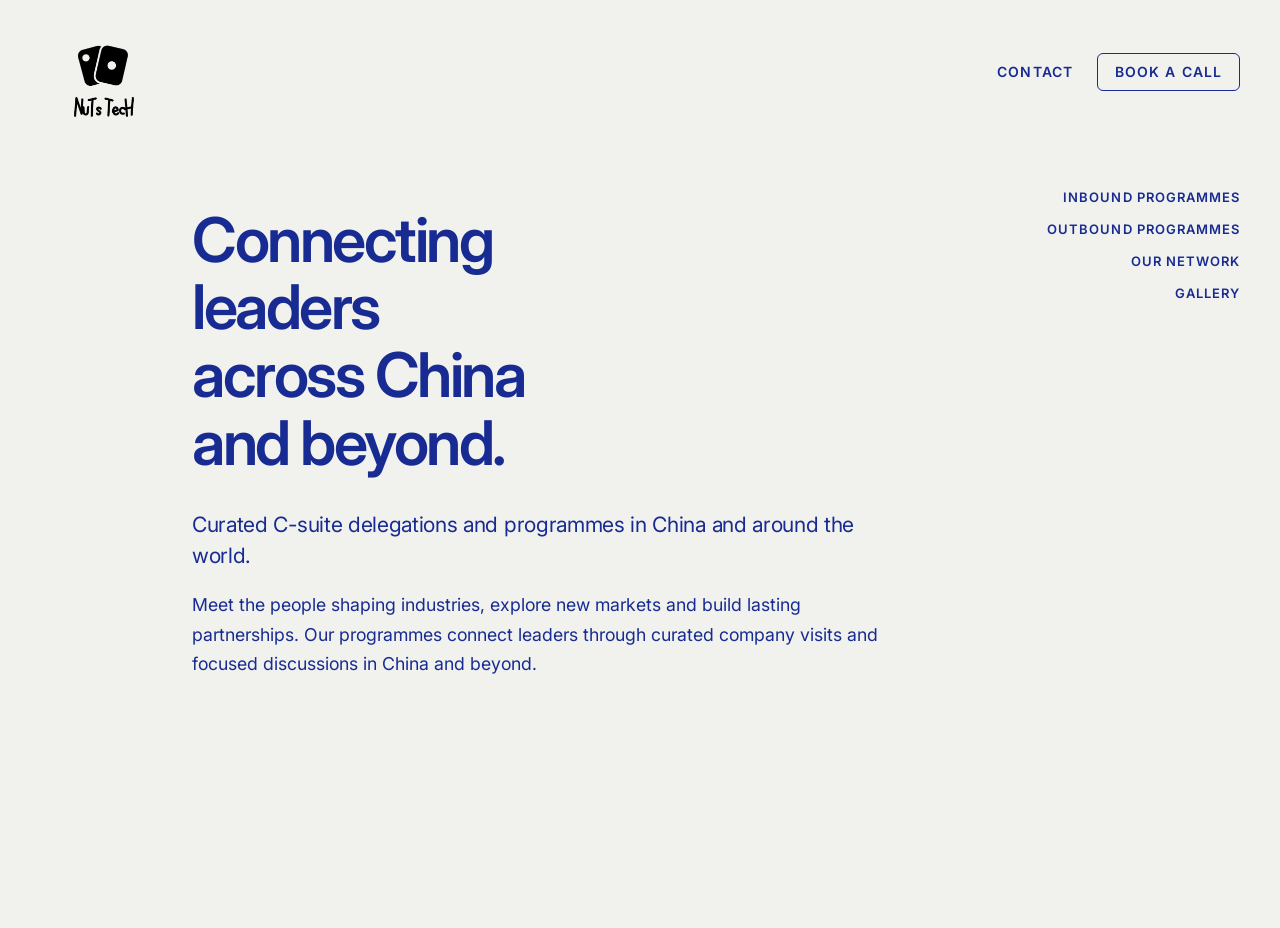
<file: index.html>
<!doctype html>
<html lang="en">
<head>
<meta charset="UTF-8" />
<meta name="viewport" content="width=device-width, initial-scale=1.0" />
<meta name="description" content="Nuts Tech curates C-suite delegations and executive programmes in China and abroad: company visits, founder roundtables and partnerships across AI, robotics, finance and more." />
<title>Nuts Tech — Executive Delegations &amp; C-Suite Programmes in China</title>
<!-- Search & AI discovery -->
<meta name="msvalidate.01" content="05B4DC23C7FE01EEFFE8B99475E1D14F" />
<link rel="canonical" href="https://nutstech.io/" />
<meta property="og:type" content="website" />
<meta property="og:site_name" content="Nuts Tech" />
<meta property="og:title" content="Nuts Tech — Executive Delegations &amp; C-Suite Programmes in China" />
<meta property="og:description" content="Nuts Tech curates C-suite delegations and executive programmes in China and abroad: company visits, founder roundtables and partnerships across AI, robotics, finance and more." />
<meta property="og:url" content="https://nutstech.io/" />
<meta property="og:image" content="https://nutstech.io/images/gallery-optimized/shenzhen-executive-discussion-1200.jpg" />
<meta property="og:image:alt" content="Executive delegation attending a presentation in Shenzhen" />
<meta name="twitter:card" content="summary_large_image" />
<script type="application/ld+json">
{
  "@context": "https://schema.org",
  "@graph": [
    {
      "@type": "Organization",
      "@id": "https://nutstech.io/#organization",
      "name": "Nuts Tech",
      "alternateName": "NuTs TecH",
      "url": "https://nutstech.io/",
      "logo": "https://nutstech.io/nuts-tech-logo.png",
      "email": "contact@nutstech.io",
      "slogan": "Connecting the world to China’s frontier",
      "description": "Nuts Tech curates C-suite delegations, executive programmes and partnerships connecting leaders with China’s innovation ecosystem through company visits and focused discussions, with programmes in China and abroad.",
      "knowsAbout": [
        "Executive delegations to China",
        "China innovation ecosystem",
        "Artificial intelligence",
        "Robotics",
        "AI computing and data centres",
        "Green energy",
        "Cross-border partnerships"
      ],
      "sameAs": [
        "https://www.crunchbase.com/organization/nuts-tech"
      ]
    },
    {
      "@type": "WebSite",
      "@id": "https://nutstech.io/#website",
      "url": "https://nutstech.io/",
      "name": "Nuts Tech",
      "publisher": {
        "@id": "https://nutstech.io/#organization"
      },
      "inLanguage": "en"
    }
  ]
}
</script>

<link rel="preconnect" href="https://fonts.googleapis.com">
<link rel="preconnect" href="https://fonts.gstatic.com" crossorigin>
<link href="https://fonts.googleapis.com/css2?family=Inter:wght@400;500;600;700&display=swap" rel="stylesheet">
<style>
:root {
  --ground: #f1f1ed;
  --blue: #172b92;
  --accent: #1597ff;
  --line: rgba(23, 43, 146, .72);
  --soft-line: rgba(23, 43, 146, .16);
  --content-left: clamp(7rem, 15.8vw, 12rem);
  --content-right: clamp(3rem, 8vw, 7.5rem);
  --page-max: 1440px;
}
* { box-sizing: border-box; }
html { scroll-behavior: smooth; background: var(--ground); }
body {
  margin: 0;
  min-height: 100vh;
  background: var(--ground);
  color: var(--blue);
  font-family: 'Inter', Arial, sans-serif;
  -webkit-font-smoothing: antialiased;
  text-rendering: optimizeLegibility;
}
a { color: inherit; }
button, input, textarea, select { font: inherit; }
::selection { background: rgba(21,151,255,.2); }

.site-chrome {
  position: fixed;
  inset: 0 0 auto 0;
  z-index: 50;
  pointer-events: none;
}
.logo {
  position: fixed;
  top: 2.05rem;
  left: 1.55rem;
  pointer-events: auto;
  display: block;
}
.logo img {
  width: 92px;
  height: 92px;
  object-fit: contain;
  display: block;
}
.top-link {
  position: fixed;
  top: 4.7rem;
  right: var(--content-right);
  pointer-events: auto;
  text-decoration: none;
  text-transform: uppercase;
  font-size: 1.02rem;
  font-weight: 400;
  letter-spacing: -.015em;
  transition: color .2s ease, opacity .2s ease;
}
.top-link:hover { color: var(--accent); }

.page {
  min-height: 100svh;
  max-width: var(--page-max);
  margin: 0 auto;
  padding: 9.15rem var(--content-right) 4.75rem var(--content-left);
  position: relative;
  display: flex;
  flex-direction: column;
}
.eyebrow,
.section-label {
  text-transform: uppercase;
  font-weight: 700;
  letter-spacing: .30em;
}
.eyebrow {
  margin: 3.55rem 0 3.1rem;
  font-size: clamp(.95rem, 1.32vw, 1.3rem);
}
.section-label {
  margin: 3.2rem 0 3.5rem;
  font-size: clamp(.93rem, 1.15vw, 1.18rem);
}
.hero h1,
.page-title {
  margin: 0;
  color: var(--blue);
  font-weight: 700;
  letter-spacing: -.045em;
  line-height: 1.06;
}
.hero h1 {
  max-width: 525px;
  font-size: clamp(2.65rem, 4.6vw, 4.65rem);
}
.page-title {
  max-width: 680px;
  font-size: clamp(2.55rem, 4.25vw, 4.45rem);
}
.hero-copy {
  margin-top: 3.05rem;
  max-width: 800px;
}
.hero-copy .lead {
  margin: 0 0 1.75rem;
  font-size: clamp(1.03rem, 1.47vw, 1.48rem);
  line-height: 1.35;
  font-weight: 400;
}
.hero-copy .sub {
  margin: 0;
  max-width: 790px;
  font-size: clamp(.94rem, 1.13vw, 1.14rem);
  line-height: 1.34;
  font-weight: 500;
}
.hero-nav,
.page-nav {
  margin-top: auto;
  align-self: flex-end;
  display: flex;
  flex-direction: column;
  align-items: flex-end;
  gap: .72rem;
  padding-top: 3.8rem;
  font-size: clamp(1.02rem, 1.38vw, 1.38rem);
  font-style: italic;
  font-weight: 400;
  text-transform: uppercase;
}
.hero-nav a,
.page-nav a {
  text-decoration: none;
  transition: color .18s ease, transform .18s ease;
}
.hero-nav a:hover,
.hero-nav a.active,
.page-nav a:hover,
.page-nav a.active {
  color: var(--accent);
}
.hero-nav a:hover,
.page-nav a:hover { transform: translateX(-3px); }

.home-body { padding-top: 2.6rem; }
.home-body .intro-grid {
  width: min(940px, 100%);
  display: grid;
  grid-template-columns: 1.05fr .95fr;
  gap: 5.2rem;
  padding: 4.5rem 0 5.2rem;
  border-top: 1px solid var(--soft-line);
}
.home-body h2 {
  margin: 0;
  font-size: clamp(2rem, 3vw, 3.2rem);
  line-height: 1.08;
  letter-spacing: -.04em;
}
.home-body p {
  margin: 0;
  font-size: 1.06rem;
  line-height: 1.6;
  font-weight: 400;
}
.city-grid,
.steps-grid {
  display: grid;
  grid-template-columns: repeat(2, minmax(0, 1fr));
  gap: 3rem 5rem;
  width: min(920px, 100%);
  padding-top: .8rem;
}
.city-grid h3,
.steps-grid h3 {
  margin: 0 0 .5rem;
  font-size: 1.32rem;
}
.city-grid p,
.steps-grid p {
  margin: 0;
  font-size: 1rem;
  line-height: 1.48;
  font-weight: 400;
}
.step-num {
  display: block;
  margin-bottom: .78rem;
  font-size: .82rem;
  letter-spacing: .17em;
}

.landing-intro {
  margin: 2.75rem 0 4.35rem;
  max-width: 770px;
  font-size: 1.13rem;
  line-height: 1.5;
  font-weight: 400;
}
.programme-list {
  width: min(940px, 100%);
  margin-top: 1rem;
}
.programme-row {
  padding: 2.05rem 0 2.5rem;
  border-bottom: 1px solid var(--line);
}
.programme-row:first-child { padding-top: 0; }
.programme-head {
  display: grid;
  grid-template-columns: minmax(290px, 1fr) 1.72fr;
  gap: 2.5rem;
  align-items: baseline;
}
.programme-name,
.programme-meta {
  margin: 0;
  font-size: clamp(.98rem, 1.28vw, 1.28rem);
  line-height: 1.25;
}
.programme-name { font-weight: 700; }
.programme-meta { font-weight: 400; }
.programme-desc {
  margin: 1.95rem 0 0;
  max-width: 920px;
  font-size: clamp(.96rem, 1.18vw, 1.14rem);
  line-height: 1.38;
  font-weight: 400;
}
.pricing {
  width: min(940px, 100%);
  text-align: center;
  margin: 2.55rem 0 0;
  font-size: .91rem;
  line-height: 1.45;
  font-weight: 400;
}
.split {
  display: grid;
  grid-template-columns: 1fr 1fr;
  gap: 5.2rem;
  width: min(980px, 100%);
  margin-top: 1.05rem;
}
.split-card {
  padding-top: 1.65rem;
  border-top: 1px solid var(--line);
}
.split-card h3 { margin: 0 0 .8rem; font-size: 1.31rem; }
.split-card p { margin: 0; font-size: 1.03rem; line-height: 1.56; font-weight: 400; }
.subsection { margin-top: 4.7rem; width: min(980px, 100%); }
.subsection h2 {
  margin: 0 0 1.9rem;
  font-size: clamp(1.75rem, 2.5vw, 2.7rem);
  line-height: 1.1;
  letter-spacing: -.035em;
}

/* Contact */
.contact-page { padding-bottom: 3.2rem; }
.contact-title-wrap {
  width: min(900px, 100%);
  margin: 2.4rem auto 0;
  text-align: center;
}
.contact-title-wrap .section-label { margin: 0 0 2.2rem; }
.contact-title-wrap .page-title {
  max-width: 800px;
  margin: 0 auto;
  font-size: clamp(2.45rem, 4vw, 4.2rem);
}
.contact-title-wrap .contact-kicker {
  max-width: 650px;
  margin: 1.7rem auto 0;
  font-size: 1.03rem;
  line-height: 1.55;
  font-weight: 400;
}
.contact-panel {
  width: min(980px, 100%);
  margin: 4.15rem auto 0;
  padding: 2.4rem 0 2.6rem;
  border-top: 1px solid var(--line);
  border-bottom: 1px solid var(--line);
  display: grid;
  grid-template-columns: .72fr 1.28fr;
  gap: 5rem;
}
.contact-details {
  display: flex;
  flex-direction: column;
  justify-content: space-between;
  min-height: 100%;
}
.contact-details .detail-block + .detail-block { margin-top: 2rem; }
.detail-label {
  display: block;
  margin-bottom: .55rem;
  font-size: .72rem;
  letter-spacing: .16em;
  text-transform: uppercase;
  opacity: .74;
}
.contact-details a,
.contact-details p {
  margin: 0;
  font-size: 1.02rem;
  line-height: 1.55;
  font-weight: 400;
}
.contact-details a {
  width: fit-content;
  text-decoration: none;
  border-bottom: 1px solid currentColor;
}
.contact-details a:hover { color: var(--accent); }
.response-note {
  margin-top: 2.1rem !important;
  max-width: 285px;
  font-size: .88rem !important;
  opacity: .78;
}
.contact-form { width: 100%; }
.contact-form-grid {
  display: grid;
  grid-template-columns: 1fr 1fr;
  column-gap: 2.15rem;
  row-gap: 1.5rem;
}
.field.full { grid-column: 1 / -1; }
label {
  display: block;
  margin-bottom: .44rem;
  font-size: .72rem;
  letter-spacing: .15em;
  text-transform: uppercase;
  font-weight: 500;
}
input,
textarea {
  width: 100%;
  padding: .58rem 0 .72rem;
  border: 0;
  border-bottom: 1px solid rgba(23,43,146,.46);
  border-radius: 0;
  background: transparent;
  color: var(--blue);
  font-size: .98rem;
  font-weight: 400;
  outline: none;
  appearance: none;
}
textarea { min-height: 84px; resize: vertical; line-height: 1.48; }
input::placeholder,
textarea::placeholder { color: rgba(23,43,146,.45); }
input:focus,
textarea:focus { border-bottom-color: var(--blue); }
.form-footer {
  margin-top: 1.6rem;
  display: flex;
  align-items: center;
  justify-content: space-between;
  gap: 1rem;
}
.submit-btn {
  width: fit-content;
  padding: .76rem 1.42rem;
  border: 1px solid var(--blue);
  background: var(--blue);
  color: var(--ground);
  font-size: .79rem;
  letter-spacing: .12em;
  text-transform: uppercase;
  cursor: pointer;
  transition: background .18s ease, color .18s ease;
}
.submit-btn:hover { background: transparent; color: var(--blue); }
.form-note {
  margin: 0;
  max-width: 300px;
  text-align: right;
  font-size: .76rem;
  line-height: 1.4;
  font-weight: 400;
  opacity: .7;
}
.form-status {
  min-height: 1.3rem;
  margin: 1rem 0 0;
  font-size: .85rem;
  line-height: 1.45;
  font-weight: 400;
}
.form-status.success { color: var(--blue); }
.form-status.error { color: #7b1f1f; }
.hp-field { position: absolute !important; left: -9999px !important; }
.contact-page .page-nav { margin-top: 2.9rem; }

.thanks-page {
  align-items: flex-start;
  justify-content: center;
}
.thanks-page .page-title { max-width: 620px; }
.thanks-page p { max-width: 600px; font-size: 1.05rem; line-height: 1.6; font-weight: 400; }
.back-link { display: inline-block; margin-top: 2rem; text-decoration: none; border-bottom: 1px solid currentColor; }

footer {
  max-width: var(--page-max);
  margin: 0 auto;
  padding: 2rem var(--content-right) 2.4rem var(--content-left);
  display: flex;
  justify-content: space-between;
  gap: 2rem;
  font-size: .76rem;
  font-weight: 400;
  border-top: 1px solid var(--soft-line);
}

@media (max-width: 820px) {
  :root { --content-left: 2rem; --content-right: 2rem; }
  .logo { top: 1rem; left: .9rem; }
  .logo img { width: 72px; height: 72px; }
  .top-link { top: 2.15rem; right: 1.35rem; font-size: .88rem; }
  .page { padding-top: 7.2rem; padding-bottom: 3rem; }
  .hero { min-height: 100svh; }
  .eyebrow { margin-top: 2.1rem; margin-bottom: 1.9rem; letter-spacing: .19em; }
  .section-label { letter-spacing: .19em; margin-top: 2.2rem; }
  .hero h1,
  .page-title { max-width: 95%; }
  .hero-copy { margin-top: 2.25rem; }
  .hero-nav,
  .page-nav { font-size: .98rem; padding-top: 2.8rem; gap: .62rem; }
  .home-body .intro-grid,
  .split,
  .contact-panel,
  .contact-form-grid { grid-template-columns: 1fr; gap: 2.6rem; }
  .city-grid,
  .steps-grid { grid-template-columns: 1fr; gap: 2.25rem; }
  .programme-head { grid-template-columns: 1fr; gap: .42rem; }
  .programme-desc { margin-top: 1.2rem; }
  .landing-intro { margin-top: 2.2rem; }
  .contact-title-wrap { margin-top: 1.3rem; text-align: left; }
  .contact-title-wrap .section-label,
  .contact-title-wrap .page-title,
  .contact-title-wrap .contact-kicker { margin-left: 0; margin-right: 0; }
  .contact-panel { margin-top: 3rem; padding-top: 2rem; gap: 3rem; }
  .field.full { grid-column: auto; }
  .form-footer { align-items: flex-start; flex-direction: column; }
  .form-note { text-align: left; }
  footer { padding-left: 2rem; padding-right: 2rem; flex-direction: column; }
}

/* --- Shared persistent navigation --- */
.site-chrome {
  position: fixed !important;
  inset: 0 0 auto 0 !important;
  z-index: 100 !important;
  pointer-events: none !important;
}
.logo,
.top-link {
  position: fixed !important;
  z-index: 101 !important;
  pointer-events: auto !important;
}
.logo { top: 2.05rem !important; left: 1.55rem !important; }
.top-link { top: 4.7rem !important; right: var(--content-right) !important; }

.home-back {
  position: fixed;
  left: 1.55rem;
  bottom: calc(1.45rem + env(safe-area-inset-bottom));
  z-index: 105;
  width: 46px;
  height: 46px;
  display: inline-flex;
  align-items: center;
  justify-content: center;
  color: var(--blue);
  text-decoration: none;
  font-size: 2rem;
  line-height: 1;
  font-weight: 400;
  transition: color .18s ease, transform .18s ease;
}
.home-back:hover {
  color: var(--accent);
  transform: translateX(-3px);
}
.home-back:focus-visible,
.logo:focus-visible,
.top-link:focus-visible {
  outline: 2px solid var(--accent);
  outline-offset: 4px;
}

/* Homepage programme links replace the old bottom-right menu. */
.programme-index {
  width: min(920px, 100%);
  display: grid;
  grid-template-columns: repeat(3, minmax(0, 1fr));
  gap: 2.2rem 3rem;
  margin: .9rem 0 5.4rem;
}
.programme-index a {
  display: block;
  padding-top: 1.15rem;
  border-top: 1px solid var(--line);
  color: var(--blue);
  text-decoration: none;
  transition: color .18s ease, transform .18s ease;
}
.programme-index a:hover {
  color: var(--accent);
  transform: translateY(-2px);
}
.programme-index h3 {
  margin: 0 0 .55rem;
  font-size: 1.18rem;
  line-height: 1.25;
}
.programme-index p {
  margin: 0;
  font-size: .93rem;
  line-height: 1.5;
}

/* Outbound page: compact editorial programme list matching the supplied reference. */
.outbound-list-page {
  min-height: 100svh;
  justify-content: center;
  padding-top: 8.8rem;
  padding-bottom: 5.2rem;
}
.outbound-list-page .programme-list {
  width: min(940px, 100%);
  margin: 0;
}
.outbound-list-page .pricing {
  margin-top: 2.35rem;
}

@media (max-width: 820px) {
  .logo { top: 1rem !important; left: .9rem !important; }
  .top-link { top: 2.15rem !important; right: 1.35rem !important; }
  .home-back {
    left: .75rem;
    bottom: calc(.8rem + env(safe-area-inset-bottom));
    width: 44px;
    height: 44px;
    font-size: 1.85rem;
  }
  .programme-index {
    grid-template-columns: 1fr;
    gap: 1.65rem;
    margin-bottom: 4rem;
  }
  .programme-index a { padding-top: 1rem; }
  .outbound-list-page {
    justify-content: flex-start;
    padding-top: 8.2rem;
    padding-bottom: 5.6rem;
  }
}


/* --- Sticky contained header bar --- */
.site-chrome {
  position: sticky !important;
  top: 0 !important;
  left: auto !important;
  right: auto !important;
  width: 100% !important;
  height: 116px !important;
  z-index: 1000 !important;
  display: flex !important;
  align-items: center !important;
  justify-content: space-between !important;
  padding: 0 var(--content-right) 0 1.55rem !important;
  background: rgba(241, 241, 237, .98) !important;
  border-bottom: 1px solid rgba(23, 43, 146, .12) !important;
  pointer-events: auto !important;
}

.site-chrome .logo,
.site-chrome .top-link {
  position: static !important;
  inset: auto !important;
  pointer-events: auto !important;
}

.site-chrome .logo {
  display: flex !important;
  align-items: center !important;
  height: 100% !important;
}

.site-chrome .logo img {
  width: 82px !important;
  height: 82px !important;
  object-fit: contain !important;
  display: block !important;
}

.site-chrome .top-link {
  display: inline-flex !important;
  align-items: center !important;
  height: 100% !important;
  margin: 0 !important;
}

/* Header now occupies its own row, so page content never sits underneath it. */
.page {
  padding-top: 3.25rem !important;
}

.outbound-list-page {
  padding-top: 3.25rem !important;
}

@media (max-width: 820px) {
  .site-chrome {
    height: 78px !important;
    padding: 0 1.25rem 0 .85rem !important;
  }

  .site-chrome .logo img {
    width: 62px !important;
    height: 62px !important;
  }

  .site-chrome .top-link {
    font-size: .82rem !important;
    letter-spacing: .01em !important;
  }

  .page,
  .outbound-list-page {
    padding-top: 2rem !important;
  }
}


/* --- Homepage: only the content shown in the supplied reference --- */
body.home-page {
  overflow-x: hidden;
}

.home-page main {
  min-height: calc(100svh - 116px);
}

.home-page .hero {
  min-height: calc(100svh - 116px) !important;
  padding-top: clamp(3.5rem, 7vh, 5.75rem) !important;
  padding-bottom: clamp(2.7rem, 5vh, 4rem) !important;
}

.home-page .hero .eyebrow {
  margin-top: 0;
}

.home-page .hero-nav {
  margin-top: auto;
  align-self: flex-end;
  padding-top: 2.5rem;
}

.home-page .hero-nav a {
  color: var(--accent);
}

.home-page .hero-nav a:hover {
  color: var(--blue);
}

@media (max-width: 820px) {
  .home-page main {
    min-height: calc(100svh - 78px);
  }

  .home-page .hero {
    min-height: calc(100svh - 78px) !important;
    padding: 2rem 1.35rem 2rem 1.35rem !important;
  }

  .home-page .hero .eyebrow {
    margin: .8rem 0 1.8rem;
    font-size: .82rem;
  }

  .home-page .hero h1 {
    font-size: clamp(2.35rem, 11.4vw, 3.55rem);
    max-width: 100%;
  }

  .home-page .hero-copy {
    margin-top: 2rem;
  }

  .home-page .hero-copy .lead {
    font-size: 1rem;
    margin-bottom: 1.2rem;
  }

  .home-page .hero-copy .sub {
    font-size: .88rem;
    line-height: 1.42;
  }

  .home-page .hero-nav {
    padding-top: 2.2rem;
    font-size: .95rem;
    gap: .58rem;
  }
}

</style>
<link rel="stylesheet" href="typography.css">
<link rel="stylesheet" href="site-header.css?v=10">
</head>
<body class="home-page">
<div class="site-chrome">
  <a class="logo" href="index.html" aria-label="Nuts Tech home"><img src="nuts-tech-logo.png" alt="Nuts Tech logo"></a>
  <a class="top-link" href="contact.html">CONTACT</a>
  <a class="top-link top-cta" href="schedule.html">BOOK A CALL</a>
</div>
<main>
<section class="page hero">
  <nav class="hero-nav" aria-label="Main programme pages">
    <a href="inbound.html">Inbound Programmes</a>
    <a href="outbound.html">Outbound Programmes</a>
    <a href="partnerships.html">Our Network</a>
    <a href="gallery.html">Gallery</a>
  </nav>
  <h1>Connecting<br>leaders<br>across China<br>and beyond.</h1>

  <div class="hero-copy">
    <p class="lead">Curated C-suite delegations and programmes in China and around the world.</p>
    <p class="sub">Meet the people shaping industries, explore new markets and build lasting partnerships. Our programmes connect leaders through curated company visits and focused discussions in China and beyond.</p>
  </div>

</section>
</main>
</body>
</html>
</file>
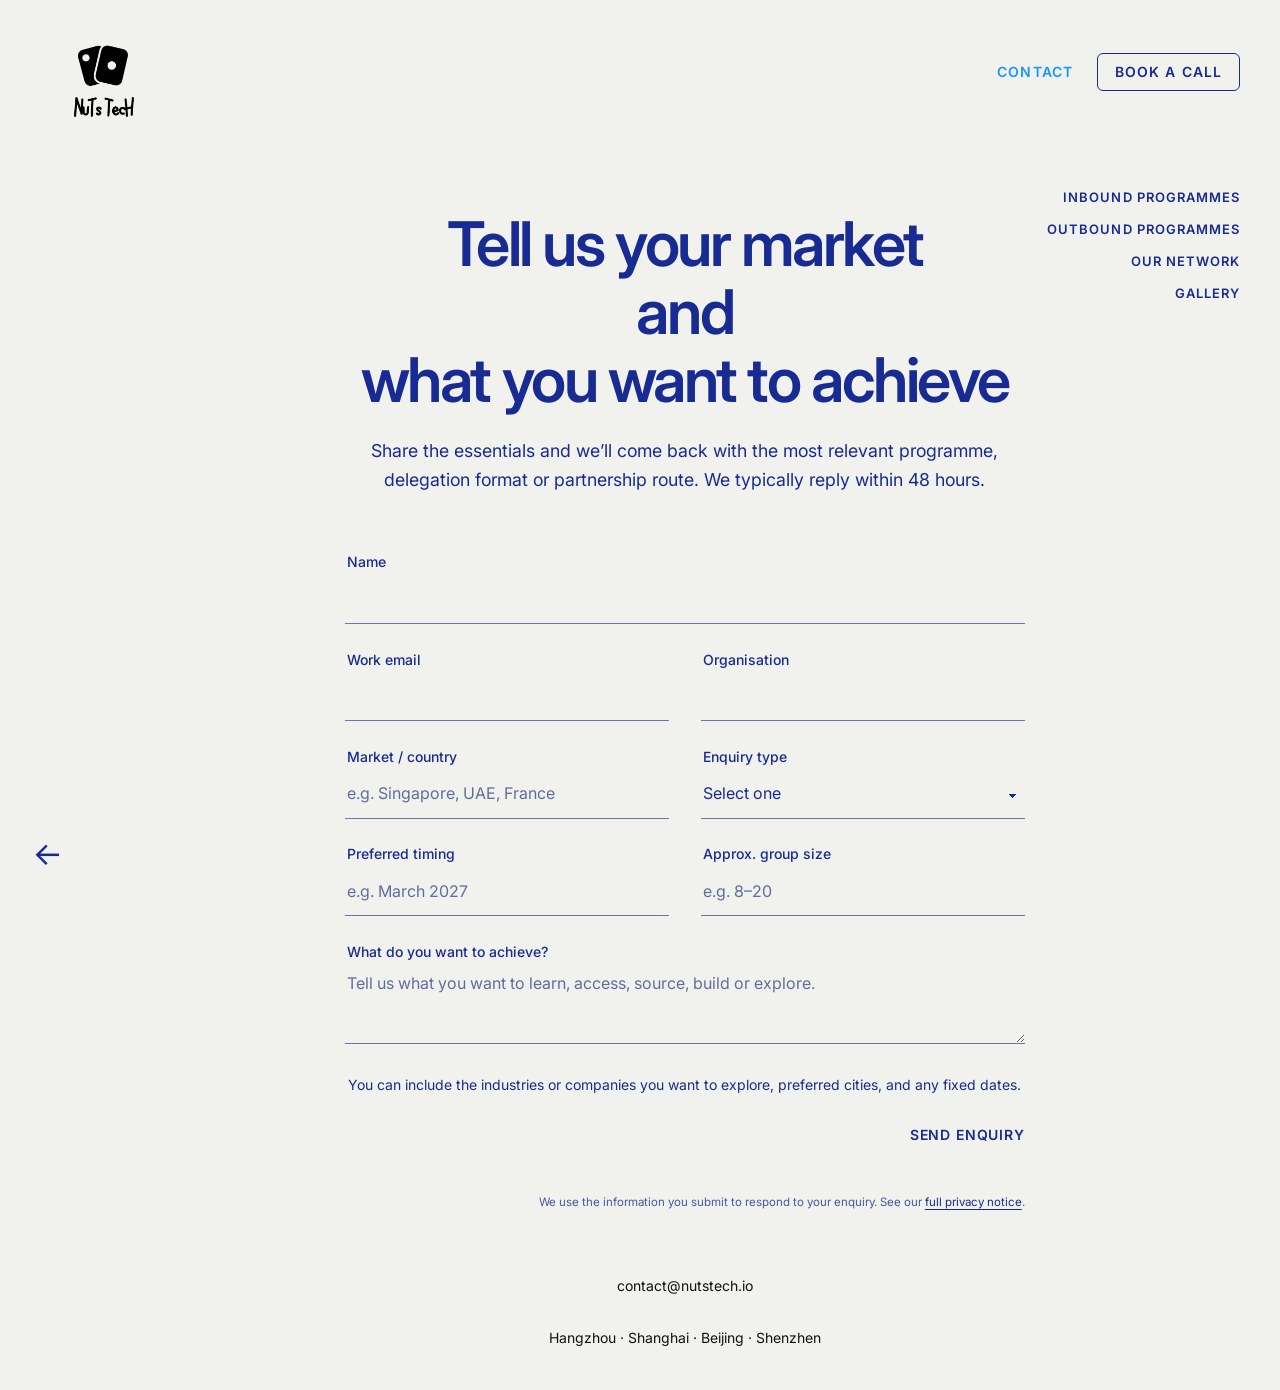
<file: contact.html>
<!doctype html>
<html lang="en">
<head>
<meta charset="UTF-8" />
<meta name="viewport" content="width=device-width, initial-scale=1.0" />
<meta name="description" content="Contact Nuts Tech about executive delegations, inbound and outbound programmes, bespoke delegations or partnerships. We typically reply within 48 hours." />
<title>Contact — Nuts Tech</title>
<!-- Search & AI discovery -->
<link rel="canonical" href="https://nutstech.io/contact.html" />
<meta property="og:type" content="website" />
<meta property="og:site_name" content="Nuts Tech" />
<meta property="og:title" content="Contact — Nuts Tech" />
<meta property="og:description" content="Contact Nuts Tech about executive delegations, inbound and outbound programmes, bespoke delegations or partnerships. We typically reply within 48 hours." />
<meta property="og:url" content="https://nutstech.io/contact.html" />
<meta property="og:image" content="https://nutstech.io/images/gallery-optimized/shenzhen-executive-discussion-1200.jpg" />
<meta property="og:image:alt" content="Executive delegation attending a presentation in Shenzhen" />
<meta name="twitter:card" content="summary_large_image" />

<link rel="preconnect" href="https://fonts.googleapis.com">
<link rel="preconnect" href="https://fonts.gstatic.com" crossorigin>
<link href="https://fonts.googleapis.com/css2?family=Inter:wght@400;500;600;700&display=swap" rel="stylesheet">
<style>
:root {
  --ground: #f1f1ed;
  --blue: #172b92;
  --accent: #1597ff;
  --line: rgba(23, 43, 146, .72);
  --soft-line: rgba(23, 43, 146, .16);
  --content-left: clamp(7rem, 15.8vw, 12rem);
  --content-right: clamp(3rem, 8vw, 7.5rem);
  --page-max: 1440px;
}
* { box-sizing: border-box; }
html { scroll-behavior: smooth; background: var(--ground); }
body {
  margin: 0;
  min-height: 100vh;
  background: var(--ground);
  color: var(--blue);
  font-family: 'Inter', Arial, sans-serif;
  -webkit-font-smoothing: antialiased;
  text-rendering: optimizeLegibility;
}
a { color: inherit; }
button, input, textarea, select { font: inherit; }
::selection { background: rgba(21,151,255,.2); }

.site-chrome {
  position: fixed;
  inset: 0 0 auto 0;
  z-index: 50;
  pointer-events: none;
}
.logo {
  position: fixed;
  top: 2.05rem;
  left: 1.55rem;
  pointer-events: auto;
  display: block;
}
.logo img {
  width: 92px;
  height: 92px;
  object-fit: contain;
  display: block;
}
.top-link {
  position: fixed;
  top: 4.7rem;
  right: var(--content-right);
  pointer-events: auto;
  text-decoration: none;
  text-transform: uppercase;
  font-size: 1.02rem;
  font-weight: 400;
  letter-spacing: -.015em;
  transition: color .2s ease, opacity .2s ease;
}
.top-link:hover { color: var(--accent); }

.page {
  min-height: 100svh;
  max-width: var(--page-max);
  margin: 0 auto;
  padding: 9.15rem var(--content-right) 4.75rem var(--content-left);
  position: relative;
  display: flex;
  flex-direction: column;
}
.eyebrow,
.section-label {
  text-transform: uppercase;
  font-weight: 700;
  letter-spacing: .30em;
}
.eyebrow {
  margin: 3.55rem 0 3.1rem;
  font-size: clamp(.95rem, 1.32vw, 1.3rem);
}
.section-label {
  margin: 3.2rem 0 3.5rem;
  font-size: clamp(.93rem, 1.15vw, 1.18rem);
}
.hero h1,
.page-title {
  margin: 0;
  color: var(--blue);
  font-weight: 700;
  letter-spacing: -.045em;
  line-height: 1.06;
}
.hero h1 {
  max-width: 525px;
  font-size: clamp(2.65rem, 4.6vw, 4.65rem);
}
.page-title {
  max-width: 680px;
  font-size: clamp(2.55rem, 4.25vw, 4.45rem);
}
.hero-copy {
  margin-top: 3.05rem;
  max-width: 800px;
}
.hero-copy .lead {
  margin: 0 0 1.75rem;
  font-size: clamp(1.03rem, 1.47vw, 1.48rem);
  line-height: 1.35;
  font-weight: 400;
}
.hero-copy .sub {
  margin: 0;
  max-width: 790px;
  font-size: clamp(.94rem, 1.13vw, 1.14rem);
  line-height: 1.34;
  font-weight: 500;
}
.hero-nav,
.page-nav {
  margin-top: auto;
  align-self: flex-end;
  display: flex;
  flex-direction: column;
  align-items: flex-end;
  gap: .72rem;
  padding-top: 3.8rem;
  font-size: clamp(1.02rem, 1.38vw, 1.38rem);
  font-style: italic;
  font-weight: 400;
  text-transform: uppercase;
}
.hero-nav a,
.page-nav a {
  text-decoration: none;
  transition: color .18s ease, transform .18s ease;
}
.hero-nav a:hover,
.hero-nav a.active,
.page-nav a:hover,
.page-nav a.active {
  color: var(--accent);
}
.hero-nav a:hover,
.page-nav a:hover { transform: translateX(-3px); }

.home-body { padding-top: 2.6rem; }
.home-body .intro-grid {
  width: min(940px, 100%);
  display: grid;
  grid-template-columns: 1.05fr .95fr;
  gap: 5.2rem;
  padding: 4.5rem 0 5.2rem;
  border-top: 1px solid var(--soft-line);
}
.home-body h2 {
  margin: 0;
  font-size: clamp(2rem, 3vw, 3.2rem);
  line-height: 1.08;
  letter-spacing: -.04em;
}
.home-body p {
  margin: 0;
  font-size: 1.06rem;
  line-height: 1.6;
  font-weight: 400;
}
.city-grid,
.steps-grid {
  display: grid;
  grid-template-columns: repeat(2, minmax(0, 1fr));
  gap: 3rem 5rem;
  width: min(920px, 100%);
  padding-top: .8rem;
}
.city-grid h3,
.steps-grid h3 {
  margin: 0 0 .5rem;
  font-size: 1.32rem;
}
.city-grid p,
.steps-grid p {
  margin: 0;
  font-size: 1rem;
  line-height: 1.48;
  font-weight: 400;
}
.step-num {
  display: block;
  margin-bottom: .78rem;
  font-size: .82rem;
  letter-spacing: .17em;
}

.landing-intro {
  margin: 2.75rem 0 4.35rem;
  max-width: 770px;
  font-size: 1.13rem;
  line-height: 1.5;
  font-weight: 400;
}
.programme-list {
  width: min(940px, 100%);
  margin-top: 1rem;
}
.programme-row {
  padding: 2.05rem 0 2.5rem;
  border-bottom: 1px solid var(--line);
}
.programme-row:first-child { padding-top: 0; }
.programme-head {
  display: grid;
  grid-template-columns: minmax(290px, 1fr) 1.72fr;
  gap: 2.5rem;
  align-items: baseline;
}
.programme-name,
.programme-meta {
  margin: 0;
  font-size: clamp(.98rem, 1.28vw, 1.28rem);
  line-height: 1.25;
}
.programme-name { font-weight: 700; }
.programme-meta { font-weight: 400; }
.programme-desc {
  margin: 1.95rem 0 0;
  max-width: 920px;
  font-size: clamp(.96rem, 1.18vw, 1.14rem);
  line-height: 1.38;
  font-weight: 400;
}
.pricing {
  width: min(940px, 100%);
  text-align: center;
  margin: 2.55rem 0 0;
  font-size: .91rem;
  line-height: 1.45;
  font-weight: 400;
}
.split {
  display: grid;
  grid-template-columns: 1fr 1fr;
  gap: 5.2rem;
  width: min(980px, 100%);
  margin-top: 1.05rem;
}
.split-card {
  padding-top: 1.65rem;
  border-top: 1px solid var(--line);
}
.split-card h3 { margin: 0 0 .8rem; font-size: 1.31rem; }
.split-card p { margin: 0; font-size: 1.03rem; line-height: 1.56; font-weight: 400; }
.subsection { margin-top: 4.7rem; width: min(980px, 100%); }
.subsection h2 {
  margin: 0 0 1.9rem;
  font-size: clamp(1.75rem, 2.5vw, 2.7rem);
  line-height: 1.1;
  letter-spacing: -.035em;
}

/* Contact */
.contact-page {
  min-height: 100svh;
  padding-top: 10.4rem;
  padding-bottom: 2.55rem;
  display: flex;
  flex-direction: column;
  align-items: center;
}
.contact-title-wrap {
  width: min(720px, 100%);
  margin: 2.9rem auto 0;
  text-align: center;
}
.contact-title-wrap .page-title {
  max-width: 650px;
  margin: 0 auto;
  font-size: clamp(2.05rem, 3.15vw, 3.15rem);
  line-height: 1.08;
  letter-spacing: -.045em;
}
.contact-intro {
  max-width: 610px;
  margin: 1.4rem auto 0;
  text-align: center;
  font-size: .92rem;
  line-height: 1.55;
  font-weight: 400;
  opacity: .78;
}
.contact-form {
  width: min(680px, 74vw);
  margin: 3.55rem auto 0;
}
.contact-form-grid {
  display: grid;
  grid-template-columns: repeat(2, minmax(0, 1fr));
  gap: 1.55rem 2rem;
}
.field { width: 100%; }
.field.full { grid-column: 1 / -1; }
label {
  display: block;
  margin: 0 0 .47rem .15rem;
  font-size: .69rem;
  letter-spacing: 0;
  text-transform: none;
  font-weight: 400;
}
input,
select,
textarea {
  width: 100%;
  padding: .1rem .15rem .45rem;
  border: 0;
  border-bottom: 1px solid rgba(23,43,146,.62);
  border-radius: 0;
  background: transparent;
  color: var(--blue);
  font-size: .95rem;
  font-weight: 400;
  outline: none;
  appearance: none;
}
input,
select { height: 2rem; }
textarea {
  min-height: 4.65rem;
  line-height: 1.5;
  resize: vertical;
}
select {
  cursor: pointer;
  background-image:
    linear-gradient(45deg, transparent 50%, var(--blue) 50%),
    linear-gradient(135deg, var(--blue) 50%, transparent 50%);
  background-position:
    calc(100% - 12px) 50%,
    calc(100% - 8px) 50%;
  background-size: 4px 4px, 4px 4px;
  background-repeat: no-repeat;
  padding-right: 1.5rem;
}
input:focus,
select:focus,
textarea:focus { border-bottom-color: var(--blue); }
input::placeholder,
textarea::placeholder { color: rgba(23,43,146,.48); }
.form-guidance {
  grid-column: 1 / -1;
  margin: -.2rem 0 0;
  text-align: center;
  font-size: .68rem;
  line-height: 1.5;
  font-weight: 400;
  opacity: .62;
}
.form-footer {
  margin-top: 1rem;
  display: flex;
  justify-content: flex-end;
}
.submit-btn {
  border: 0;
  background: transparent;
  color: var(--blue);
  padding: .25rem 0;
  font-size: .68rem;
  font-weight: 500;
  letter-spacing: .11em;
  text-transform: uppercase;
  cursor: pointer;
  opacity: .72;
  transition: color .18s ease, opacity .18s ease;
}
.submit-btn:hover,
.submit-btn:focus-visible { color: var(--accent); opacity: 1; }
.form-status {
  min-height: 1rem;
  margin: .5rem 0 0;
  text-align: right;
  font-size: .72rem;
  line-height: 1.35;
  font-weight: 400;
}
.form-status.success { color: var(--blue); }
.form-status.error { color: #7b1f1f; }
.privacy-note {
  max-width: 100%;
  margin: .85rem 0 0 auto;
  text-align: right;
  font-size: .72rem;
  line-height: 1.55;
  color: rgba(23,43,146,.78);
}
.privacy-note a {
  color: var(--blue);
  white-space: nowrap;
  text-decoration: underline;
  text-decoration-thickness: 1px;
  text-underline-offset: 3px;
}
.privacy-note a:hover { color: var(--accent); }
.hp-field { position: absolute !important; left: -9999px !important; }
.contact-bottom {
  margin-top: auto;
  padding-top: 4rem;
  text-align: center;
  color: #111;
  font-size: .73rem;
  line-height: 1.42;
  font-weight: 400;
}
.contact-bottom a {
  color: inherit;
  text-decoration: none;
}
.contact-bottom a:hover { color: var(--accent); }
.contact-bottom .cities {
  margin: 1.8rem 0 0;
}

.thanks-page {
  align-items: flex-start;
  justify-content: center;
}
.thanks-page .page-title { max-width: 620px; }
.thanks-page p { max-width: 600px; font-size: 1.05rem; line-height: 1.6; font-weight: 400; }
.back-link { display: inline-block; margin-top: 2rem; text-decoration: none; border-bottom: 1px solid currentColor; }

footer {
  max-width: var(--page-max);
  margin: 0 auto;
  padding: 2rem var(--content-right) 2.4rem var(--content-left);
  display: flex;
  justify-content: space-between;
  gap: 2rem;
  font-size: .76rem;
  font-weight: 400;
  border-top: 1px solid var(--soft-line);
}

@media (max-width: 820px) {
  :root { --content-left: 2rem; --content-right: 2rem; }
  .logo { top: 1rem; left: .9rem; }
  .logo img { width: 72px; height: 72px; }
  .top-link { top: 2.15rem; right: 1.35rem; font-size: .88rem; }
  .page { padding-top: 7.2rem; padding-bottom: 3rem; }
  .hero { min-height: 100svh; }
  .eyebrow { margin-top: 2.1rem; margin-bottom: 1.9rem; letter-spacing: .19em; }
  .section-label { letter-spacing: .19em; margin-top: 2.2rem; }
  .hero h1,
  .page-title { max-width: 95%; }
  .hero-copy { margin-top: 2.25rem; }
  .hero-nav,
  .page-nav { font-size: .98rem; padding-top: 2.8rem; gap: .62rem; }
  .home-body .intro-grid,
  .split,
  .contact-panel,
  .contact-form-grid { grid-template-columns: 1fr; gap: 2.6rem; }
  .city-grid,
  .steps-grid { grid-template-columns: 1fr; gap: 2.25rem; }
  .programme-head { grid-template-columns: 1fr; gap: .42rem; }
  .programme-desc { margin-top: 1.2rem; }
  .landing-intro { margin-top: 2.2rem; }
  .contact-page {
    min-height: 100svh;
    padding-top: 7.1rem;
    padding-bottom: 2rem;
    padding-left: 1.35rem;
    padding-right: 1.35rem;
  }
  .contact-title-wrap { margin-top: 1.6rem; text-align: center; }
  .contact-title-wrap .page-title {
    max-width: 95%;
    font-size: clamp(2rem, 9.4vw, 2.65rem);
    line-height: 1.06;
  }
  .contact-intro {
    max-width: 94%;
    margin-top: 1.05rem;
    font-size: .82rem;
    line-height: 1.5;
  }
  .contact-form { width: 100%; margin-top: 2.6rem; }
  .contact-form-grid { grid-template-columns: 1fr; gap: 1.35rem; }
  .field.full { grid-column: auto; }
  label { font-size: .68rem; }
  input, select, textarea { font-size: .92rem; }
  textarea { min-height: 4.4rem; }
  .form-guidance { grid-column: auto; font-size: .66rem; }
  .form-footer { justify-content: flex-end; margin-top: .7rem; }
  .submit-btn { font-size: .66rem; }
  .privacy-note { margin-top: .75rem; font-size: .68rem; }
  .contact-bottom { padding-top: 2.7rem; font-size: .7rem; }
  .contact-bottom .cities { margin-top: 1.45rem; }
  footer { padding-left: 2rem; padding-right: 2rem; flex-direction: column; }
}

/* --- Shared persistent navigation --- */
.site-chrome {
  position: fixed !important;
  inset: 0 0 auto 0 !important;
  z-index: 100 !important;
  pointer-events: none !important;
}
.logo,
.top-link {
  position: fixed !important;
  z-index: 101 !important;
  pointer-events: auto !important;
}
.logo { top: 2.05rem !important; left: 1.55rem !important; }
.top-link { top: 4.7rem !important; right: var(--content-right) !important; }

.home-back {
  position: fixed;
  left: 1.55rem;
  bottom: calc(1.45rem + env(safe-area-inset-bottom));
  z-index: 105;
  width: 46px;
  height: 46px;
  display: inline-flex;
  align-items: center;
  justify-content: center;
  color: var(--blue);
  text-decoration: none;
  font-size: 2rem;
  line-height: 1;
  font-weight: 400;
  transition: color .18s ease, transform .18s ease;
}
.home-back:hover {
  color: var(--accent);
  transform: translateX(-3px);
}
.home-back:focus-visible,
.logo:focus-visible,
.top-link:focus-visible {
  outline: 2px solid var(--accent);
  outline-offset: 4px;
}

/* Homepage programme links replace the old bottom-right menu. */
.programme-index {
  width: min(920px, 100%);
  display: grid;
  grid-template-columns: repeat(3, minmax(0, 1fr));
  gap: 2.2rem 3rem;
  margin: .9rem 0 5.4rem;
}
.programme-index a {
  display: block;
  padding-top: 1.15rem;
  border-top: 1px solid var(--line);
  color: var(--blue);
  text-decoration: none;
  transition: color .18s ease, transform .18s ease;
}
.programme-index a:hover {
  color: var(--accent);
  transform: translateY(-2px);
}
.programme-index h3 {
  margin: 0 0 .55rem;
  font-size: 1.18rem;
  line-height: 1.25;
}
.programme-index p {
  margin: 0;
  font-size: .93rem;
  line-height: 1.5;
}

/* Outbound page: compact editorial programme list matching the supplied reference. */
.outbound-list-page {
  min-height: 100svh;
  justify-content: center;
  padding-top: 8.8rem;
  padding-bottom: 5.2rem;
}
.outbound-list-page .programme-list {
  width: min(940px, 100%);
  margin: 0;
}
.outbound-list-page .pricing {
  margin-top: 2.35rem;
}

@media (max-width: 820px) {
  .logo { top: 1rem !important; left: .9rem !important; }
  .top-link { top: 2.15rem !important; right: 1.35rem !important; }
  .home-back {
    left: .75rem;
    bottom: calc(.8rem + env(safe-area-inset-bottom));
    width: 44px;
    height: 44px;
    font-size: 1.85rem;
  }
  .programme-index {
    grid-template-columns: 1fr;
    gap: 1.65rem;
    margin-bottom: 4rem;
  }
  .programme-index a { padding-top: 1rem; }
  .outbound-list-page {
    justify-content: flex-start;
    padding-top: 8.2rem;
    padding-bottom: 5.6rem;
  }
}


/* --- Sticky contained header bar --- */
.site-chrome {
  position: sticky !important;
  top: 0 !important;
  left: auto !important;
  right: auto !important;
  width: 100% !important;
  height: 116px !important;
  z-index: 1000 !important;
  display: flex !important;
  align-items: center !important;
  justify-content: space-between !important;
  padding: 0 var(--content-right) 0 1.55rem !important;
  background: rgba(241, 241, 237, .98) !important;
  border-bottom: 1px solid rgba(23, 43, 146, .12) !important;
  pointer-events: auto !important;
}

.site-chrome .logo,
.site-chrome .top-link {
  position: static !important;
  inset: auto !important;
  pointer-events: auto !important;
}

.site-chrome .logo {
  display: flex !important;
  align-items: center !important;
  height: 100% !important;
}

.site-chrome .logo img {
  width: 82px !important;
  height: 82px !important;
  object-fit: contain !important;
  display: block !important;
}

.site-chrome .top-link {
  display: inline-flex !important;
  align-items: center !important;
  height: 100% !important;
  margin: 0 !important;
}

/* Header now occupies its own row, so page content never sits underneath it. */
.page {
  padding-top: 3.25rem !important;
}

.outbound-list-page {
  padding-top: 3.25rem !important;
}

@media (max-width: 820px) {
  .site-chrome {
    height: 78px !important;
    padding: 0 1.25rem 0 .85rem !important;
  }

  .site-chrome .logo img {
    width: 62px !important;
    height: 62px !important;
  }

  .site-chrome .top-link {
    font-size: .82rem !important;
    letter-spacing: .01em !important;
  }

  .page,
  .outbound-list-page {
    padding-top: 2rem !important;
  }
}

</style>
<link rel="stylesheet" href="typography.css">
<link rel="stylesheet" href="site-header.css?v=10">
</head>
<body>
<div class="site-chrome">
  <a class="logo" href="index.html" aria-label="Nuts Tech home"><img src="nuts-tech-logo.png" alt="Nuts Tech logo"></a>
  <a class="top-link" href="contact.html" aria-current="page">CONTACT</a>
  <a class="top-link top-cta" href="schedule.html">BOOK A CALL</a>
</div>
<a class="home-back" href="index.html" aria-label="Back to home" title="Back to home">←</a>
<main>
<section class="page contact-page">
  <nav class="page-nav" aria-label="Main programme pages">
    <a href="inbound.html">Inbound Programmes</a>
    <a href="outbound.html">Outbound Programmes</a>
    <a href="partnerships.html">Our Network</a>
    <a href="gallery.html">Gallery</a>
  </nav>
  <div class="contact-title-wrap">
    <h1 class="page-title">Tell us your market<br>and<br>what you want to achieve</h1>
    <p class="contact-intro">Share the essentials and we’ll come back with the most relevant programme, delegation format or partnership route. We typically reply within 48 hours.</p>
  </div>

  <form class="contact-form" id="contact-form" name="contact" method="POST" action="https://formsubmit.co/joyce.du@nutstech.io">
    <input type="hidden" name="_subject" value="New Nuts Tech website enquiry">
    <input type="hidden" name="_template" value="table">
    
    <div class="contact-form-grid">
      <div class="field full"><label for="name">Name</label><input id="name" name="name" type="text" autocomplete="name" required></div>
      <div class="field"><label for="email">Work email</label><input id="email" name="email" type="email" autocomplete="email" required></div>
      <div class="field"><label for="organisation">Organisation</label><input id="organisation" name="organisation" type="text" autocomplete="organization"></div>

      <div class="field"><label for="market">Market / country</label><input id="market" name="market" type="text" autocomplete="country-name" placeholder="e.g. Singapore, UAE, France"></div>
      <div class="field">
        <label for="enquiry-type">Enquiry type</label>
        <select id="enquiry-type" name="enquiry-type">
          <option value="">Select one</option>
          <option>Inbound programme</option>
          <option>Outbound programme</option>
          <option>Partnership</option>
          <option>Bespoke delegation</option>
          <option>Other</option>
        </select>
      </div>

      <div class="field"><label for="timing">Preferred timing</label><input id="timing" name="timing" type="text" placeholder="e.g. March 2027"></div>
      <div class="field"><label for="group-size">Approx. group size</label><input id="group-size" name="group-size" type="text" inputmode="numeric" placeholder="e.g. 8–20"></div>

      <div class="field full">
        <label for="objective">What do you want to achieve?</label>
        <textarea id="objective" name="objective" placeholder="Tell us what you want to learn, access, source, build or explore." required></textarea>
      </div>
      <p class="form-guidance">You can include the industries or companies you want to explore, preferred cities, and any fixed dates.</p>
    </div>
    <div class="form-footer">
      <button class="submit-btn" type="submit">Send enquiry</button>
    </div>
    <p id="form-status" class="form-status" role="status" aria-live="polite"></p>
    <p class="privacy-note">We use the information you submit to respond to your enquiry. See our <a href="privacy.html">full privacy notice</a>.</p>
  </form>

  <div class="contact-bottom">
    <a href="mailto:contact@nutstech.io">contact@nutstech.io</a><br>
    <p class="cities">Hangzhou · Shanghai · Beijing · Shenzhen</p>
  </div>
</section>
</main>
<script>
(function () {
  const form = document.getElementById('contact-form');
  // Keep GitHub Pages repository paths when returning from FormSubmit.
  // Local previews use the service's default confirmation page instead.
  if (form && location.protocol === 'https:' &&
      !['localhost', '127.0.0.1', '[::1]'].includes(location.hostname)) {
    const next = document.createElement('input');
    next.type = 'hidden';
    next.name = '_next';
    next.value = new URL('thanks.html', location.href).href;
    form.appendChild(next);
  }
})();
</script>
</body>
</html>
</file>
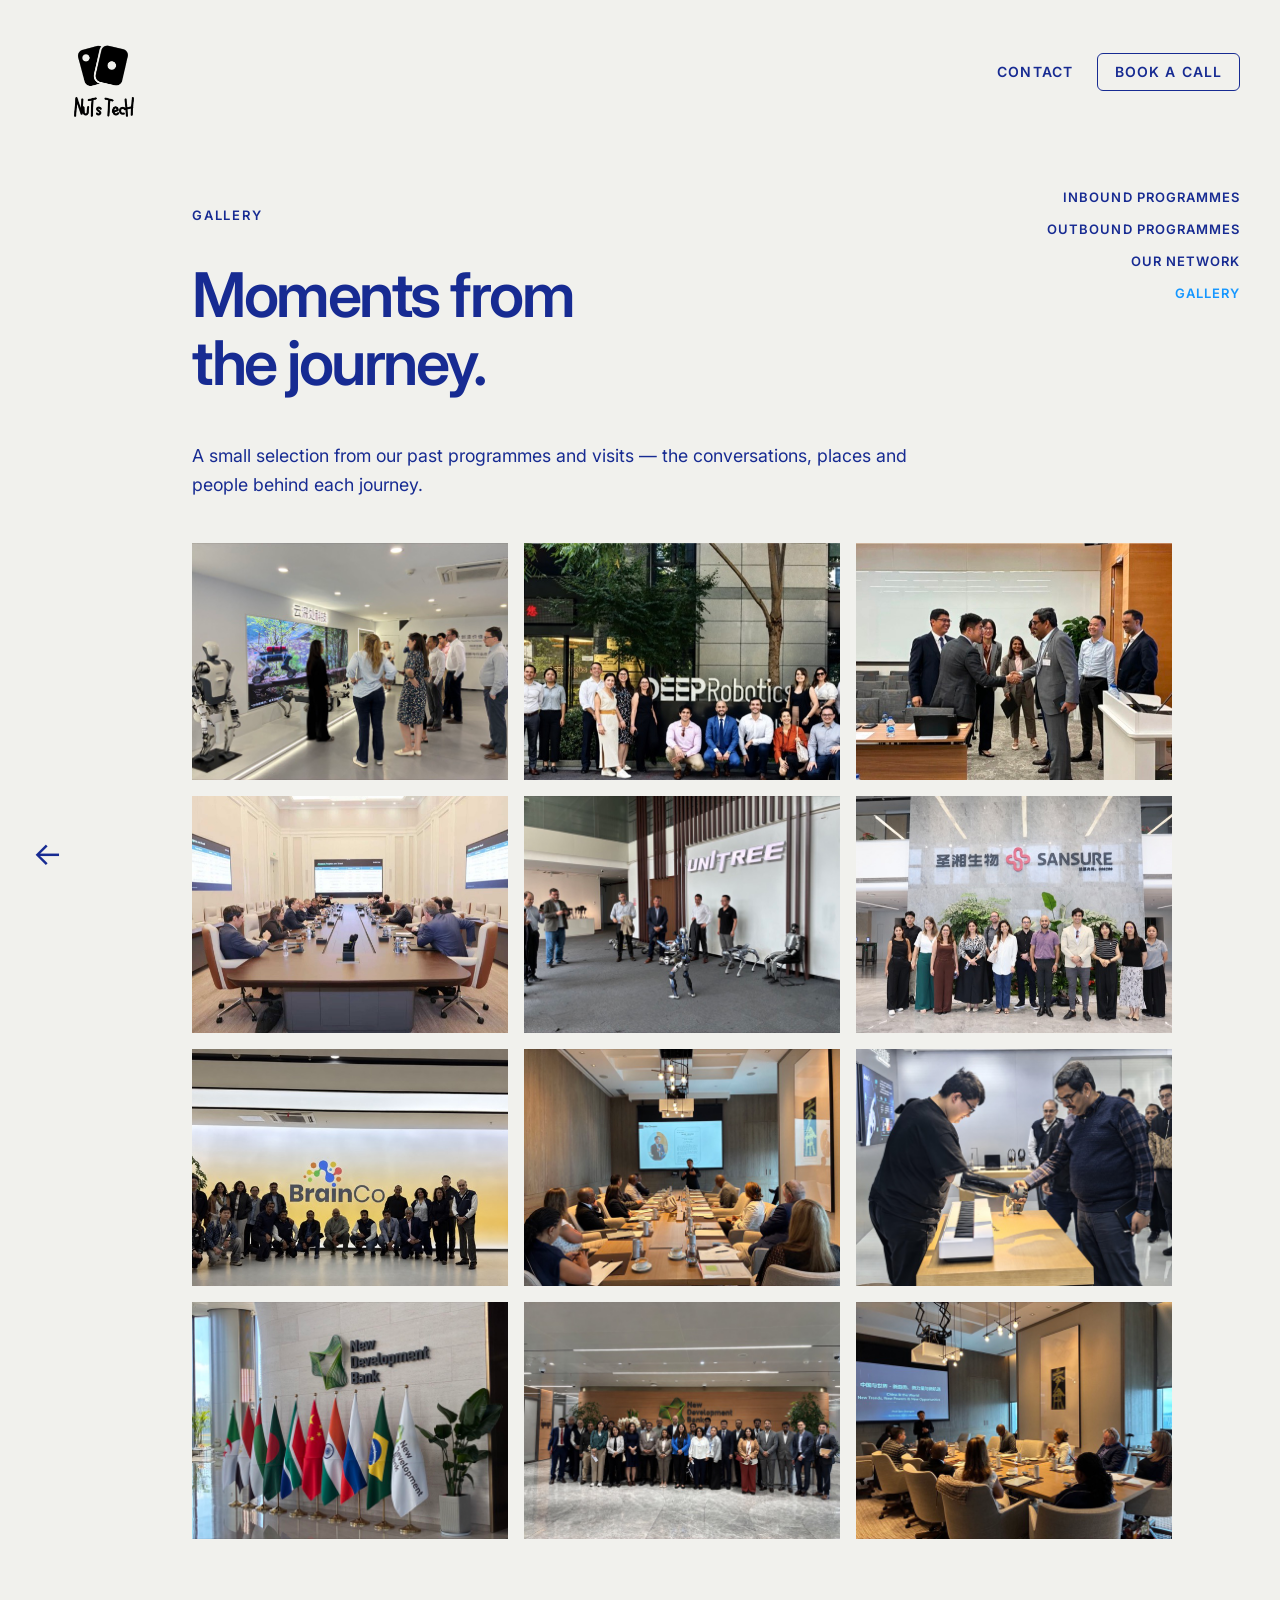
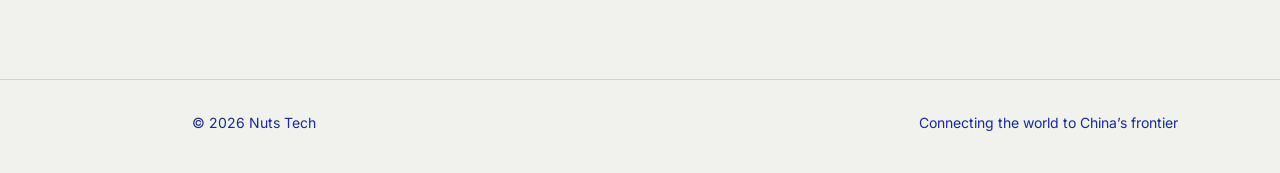
<file: gallery.html>
<!doctype html>
<html lang="en">
<head>
<meta charset="UTF-8" />
<meta name="viewport" content="width=device-width, initial-scale=1.0" />
<meta name="description" content="A small gallery of moments from Nuts Tech executive programmes and past trips." />
<title>Gallery — Nuts Tech</title>
<!-- Search & AI discovery -->
<link rel="canonical" href="https://nutstech.io/gallery.html" />
<meta property="og:type" content="website" />
<meta property="og:site_name" content="Nuts Tech" />
<meta property="og:title" content="Gallery — Nuts Tech" />
<meta property="og:description" content="A small gallery of moments from Nuts Tech executive programmes and past trips." />
<meta property="og:url" content="https://nutstech.io/gallery.html" />
<meta property="og:image" content="https://nutstech.io/images/gallery-optimized/shenzhen-executive-discussion-1200.jpg" />
<meta property="og:image:alt" content="Executive delegation attending a presentation in Shenzhen" />
<meta name="twitter:card" content="summary_large_image" />

<link rel="preconnect" href="https://fonts.googleapis.com">
<link rel="preconnect" href="https://fonts.gstatic.com" crossorigin>
<link href="https://fonts.googleapis.com/css2?family=Inter:wght@400;500;600;700&display=swap" rel="stylesheet">
<style>
:root {
  --ground: #f1f1ed;
  --blue: #172b92;
  --accent: #1597ff;
  --line: rgba(23, 43, 146, .72);
  --soft-line: rgba(23, 43, 146, .16);
  --content-left: clamp(7rem, 15.8vw, 12rem);
  --content-right: clamp(3rem, 8vw, 7.5rem);
  --page-max: 1440px;
}
* { box-sizing: border-box; }
html { scroll-behavior: smooth; background: var(--ground); }
body {
  margin: 0;
  min-height: 100vh;
  background: var(--ground);
  color: var(--blue);
  font-family: 'Inter', Arial, sans-serif;
  -webkit-font-smoothing: antialiased;
  text-rendering: optimizeLegibility;
}
a { color: inherit; }
button, input, textarea, select { font: inherit; }
::selection { background: rgba(21,151,255,.2); }

.site-chrome {
  position: fixed;
  inset: 0 0 auto 0;
  z-index: 50;
  pointer-events: none;
}
.logo {
  position: fixed;
  top: 2.05rem;
  left: 1.55rem;
  pointer-events: auto;
  display: block;
}
.logo img {
  width: 92px;
  height: 92px;
  object-fit: contain;
  display: block;
}
.top-link {
  position: fixed;
  top: 4.7rem;
  right: var(--content-right);
  pointer-events: auto;
  text-decoration: none;
  text-transform: uppercase;
  font-size: 1.02rem;
  font-weight: 400;
  letter-spacing: -.015em;
  transition: color .2s ease, opacity .2s ease;
}
.top-link:hover { color: var(--accent); }

.page {
  min-height: 100svh;
  max-width: var(--page-max);
  margin: 0 auto;
  padding: 9.15rem var(--content-right) 4.75rem var(--content-left);
  position: relative;
  display: flex;
  flex-direction: column;
}
.eyebrow,
.section-label {
  text-transform: uppercase;
  font-weight: 700;
  letter-spacing: .30em;
}
.eyebrow {
  margin: 3.55rem 0 3.1rem;
  font-size: clamp(.95rem, 1.32vw, 1.3rem);
}
.section-label {
  margin: 3.2rem 0 3.5rem;
  font-size: clamp(.93rem, 1.15vw, 1.18rem);
}
.hero h1,
.page-title {
  margin: 0;
  color: var(--blue);
  font-weight: 700;
  letter-spacing: -.045em;
  line-height: 1.06;
}
.hero h1 {
  max-width: 525px;
  font-size: clamp(2.65rem, 4.6vw, 4.65rem);
}
.page-title {
  max-width: 680px;
  font-size: clamp(2.55rem, 4.25vw, 4.45rem);
}
.hero-copy {
  margin-top: 3.05rem;
  max-width: 800px;
}
.hero-copy .lead {
  margin: 0 0 1.75rem;
  font-size: clamp(1.03rem, 1.47vw, 1.48rem);
  line-height: 1.35;
  font-weight: 400;
}
.hero-copy .sub {
  margin: 0;
  max-width: 790px;
  font-size: clamp(.94rem, 1.13vw, 1.14rem);
  line-height: 1.34;
  font-weight: 500;
}
.hero-nav,
.page-nav {
  margin-top: auto;
  align-self: flex-end;
  display: flex;
  flex-direction: column;
  align-items: flex-end;
  gap: .72rem;
  padding-top: 3.8rem;
  font-size: clamp(1.02rem, 1.38vw, 1.38rem);
  font-style: italic;
  font-weight: 400;
  text-transform: uppercase;
}
.hero-nav a,
.page-nav a {
  text-decoration: none;
  transition: color .18s ease, transform .18s ease;
}
.hero-nav a:hover,
.hero-nav a.active,
.page-nav a:hover,
.page-nav a.active {
  color: var(--accent);
}
.hero-nav a:hover,
.page-nav a:hover { transform: translateX(-3px); }

.home-body { padding-top: 2.6rem; }
.home-body .intro-grid {
  width: min(940px, 100%);
  display: grid;
  grid-template-columns: 1.05fr .95fr;
  gap: 5.2rem;
  padding: 4.5rem 0 5.2rem;
  border-top: 1px solid var(--soft-line);
}
.home-body h2 {
  margin: 0;
  font-size: clamp(2rem, 3vw, 3.2rem);
  line-height: 1.08;
  letter-spacing: -.04em;
}
.home-body p {
  margin: 0;
  font-size: 1.06rem;
  line-height: 1.6;
  font-weight: 400;
}
.city-grid,
.steps-grid {
  display: grid;
  grid-template-columns: repeat(2, minmax(0, 1fr));
  gap: 3rem 5rem;
  width: min(920px, 100%);
  padding-top: .8rem;
}
.city-grid h3,
.steps-grid h3 {
  margin: 0 0 .5rem;
  font-size: 1.32rem;
}
.city-grid p,
.steps-grid p {
  margin: 0;
  font-size: 1rem;
  line-height: 1.48;
  font-weight: 400;
}
.step-num {
  display: block;
  margin-bottom: .78rem;
  font-size: .82rem;
  letter-spacing: .17em;
}

.landing-intro {
  margin: 2.75rem 0 4.35rem;
  max-width: 770px;
  font-size: 1.13rem;
  line-height: 1.5;
  font-weight: 400;
}
.programme-list {
  width: min(940px, 100%);
  margin-top: 1rem;
}
.programme-row {
  padding: 2.05rem 0 2.5rem;
  border-bottom: 1px solid var(--line);
}
.programme-row:first-child { padding-top: 0; }
.programme-head {
  display: grid;
  grid-template-columns: minmax(290px, 1fr) 1.72fr;
  gap: 2.5rem;
  align-items: baseline;
}
.programme-name,
.programme-meta {
  margin: 0;
  font-size: clamp(.98rem, 1.28vw, 1.28rem);
  line-height: 1.25;
}
.programme-name { font-weight: 700; }
.programme-meta { font-weight: 400; }
.programme-desc {
  margin: 1.95rem 0 0;
  max-width: 920px;
  font-size: clamp(.96rem, 1.18vw, 1.14rem);
  line-height: 1.38;
  font-weight: 400;
}
.pricing {
  width: min(940px, 100%);
  text-align: center;
  margin: 2.55rem 0 0;
  font-size: .91rem;
  line-height: 1.45;
  font-weight: 400;
}
.split {
  display: grid;
  grid-template-columns: 1fr 1fr;
  gap: 5.2rem;
  width: min(980px, 100%);
  margin-top: 1.05rem;
}
.split-card {
  padding-top: 1.65rem;
  border-top: 1px solid var(--line);
}
.split-card h3 { margin: 0 0 .8rem; font-size: 1.31rem; }
.split-card p { margin: 0; font-size: 1.03rem; line-height: 1.56; font-weight: 400; }
.subsection { margin-top: 4.7rem; width: min(980px, 100%); }
.subsection h2 {
  margin: 0 0 1.9rem;
  font-size: clamp(1.75rem, 2.5vw, 2.7rem);
  line-height: 1.1;
  letter-spacing: -.035em;
}

/* Contact */
.contact-page { padding-bottom: 3.2rem; }
.contact-title-wrap {
  width: min(900px, 100%);
  margin: 2.4rem auto 0;
  text-align: center;
}
.contact-title-wrap .section-label { margin: 0 0 2.2rem; }
.contact-title-wrap .page-title {
  max-width: 800px;
  margin: 0 auto;
  font-size: clamp(2.45rem, 4vw, 4.2rem);
}
.contact-title-wrap .contact-kicker {
  max-width: 650px;
  margin: 1.7rem auto 0;
  font-size: 1.03rem;
  line-height: 1.55;
  font-weight: 400;
}
.contact-panel {
  width: min(980px, 100%);
  margin: 4.15rem auto 0;
  padding: 2.4rem 0 2.6rem;
  border-top: 1px solid var(--line);
  border-bottom: 1px solid var(--line);
  display: grid;
  grid-template-columns: .72fr 1.28fr;
  gap: 5rem;
}
.contact-details {
  display: flex;
  flex-direction: column;
  justify-content: space-between;
  min-height: 100%;
}
.contact-details .detail-block + .detail-block { margin-top: 2rem; }
.detail-label {
  display: block;
  margin-bottom: .55rem;
  font-size: .72rem;
  letter-spacing: .16em;
  text-transform: uppercase;
  opacity: .74;
}
.contact-details a,
.contact-details p {
  margin: 0;
  font-size: 1.02rem;
  line-height: 1.55;
  font-weight: 400;
}
.contact-details a {
  width: fit-content;
  text-decoration: none;
  border-bottom: 1px solid currentColor;
}
.contact-details a:hover { color: var(--accent); }
.response-note {
  margin-top: 2.1rem !important;
  max-width: 285px;
  font-size: .88rem !important;
  opacity: .78;
}
.contact-form { width: 100%; }
.contact-form-grid {
  display: grid;
  grid-template-columns: 1fr 1fr;
  column-gap: 2.15rem;
  row-gap: 1.5rem;
}
.field.full { grid-column: 1 / -1; }
label {
  display: block;
  margin-bottom: .44rem;
  font-size: .72rem;
  letter-spacing: .15em;
  text-transform: uppercase;
  font-weight: 500;
}
input,
textarea {
  width: 100%;
  padding: .58rem 0 .72rem;
  border: 0;
  border-bottom: 1px solid rgba(23,43,146,.46);
  border-radius: 0;
  background: transparent;
  color: var(--blue);
  font-size: .98rem;
  font-weight: 400;
  outline: none;
  appearance: none;
}
textarea { min-height: 84px; resize: vertical; line-height: 1.48; }
input::placeholder,
textarea::placeholder { color: rgba(23,43,146,.45); }
input:focus,
textarea:focus { border-bottom-color: var(--blue); }
.form-footer {
  margin-top: 1.6rem;
  display: flex;
  align-items: center;
  justify-content: space-between;
  gap: 1rem;
}
.submit-btn {
  width: fit-content;
  padding: .76rem 1.42rem;
  border: 1px solid var(--blue);
  background: var(--blue);
  color: var(--ground);
  font-size: .79rem;
  letter-spacing: .12em;
  text-transform: uppercase;
  cursor: pointer;
  transition: background .18s ease, color .18s ease;
}
.submit-btn:hover { background: transparent; color: var(--blue); }
.form-note {
  margin: 0;
  max-width: 300px;
  text-align: right;
  font-size: .76rem;
  line-height: 1.4;
  font-weight: 400;
  opacity: .7;
}
.form-status {
  min-height: 1.3rem;
  margin: 1rem 0 0;
  font-size: .85rem;
  line-height: 1.45;
  font-weight: 400;
}
.form-status.success { color: var(--blue); }
.form-status.error { color: #7b1f1f; }
.hp-field { position: absolute !important; left: -9999px !important; }
.contact-page .page-nav { margin-top: 2.9rem; }

.thanks-page {
  align-items: flex-start;
  justify-content: center;
}
.thanks-page .page-title { max-width: 620px; }
.thanks-page p { max-width: 600px; font-size: 1.05rem; line-height: 1.6; font-weight: 400; }
.back-link { display: inline-block; margin-top: 2rem; text-decoration: none; border-bottom: 1px solid currentColor; }

footer {
  max-width: var(--page-max);
  margin: 0 auto;
  padding: 2rem var(--content-right) 2.4rem var(--content-left);
  display: flex;
  justify-content: space-between;
  gap: 2rem;
  font-size: .76rem;
  font-weight: 400;
  border-top: 1px solid var(--soft-line);
}

@media (max-width: 820px) {
  :root { --content-left: 2rem; --content-right: 2rem; }
  .logo { top: 1rem; left: .9rem; }
  .logo img { width: 72px; height: 72px; }
  .top-link { top: 2.15rem; right: 1.35rem; font-size: .88rem; }
  .page { padding-top: 7.2rem; padding-bottom: 3rem; }
  .hero { min-height: 100svh; }
  .eyebrow { margin-top: 2.1rem; margin-bottom: 1.9rem; letter-spacing: .19em; }
  .section-label { letter-spacing: .19em; margin-top: 2.2rem; }
  .hero h1,
  .page-title { max-width: 95%; }
  .hero-copy { margin-top: 2.25rem; }
  .hero-nav,
  .page-nav { font-size: .98rem; padding-top: 2.8rem; gap: .62rem; }
  .home-body .intro-grid,
  .split,
  .contact-panel,
  .contact-form-grid { grid-template-columns: 1fr; gap: 2.6rem; }
  .city-grid,
  .steps-grid { grid-template-columns: 1fr; gap: 2.25rem; }
  .programme-head { grid-template-columns: 1fr; gap: .42rem; }
  .programme-desc { margin-top: 1.2rem; }
  .landing-intro { margin-top: 2.2rem; }
  .contact-title-wrap { margin-top: 1.3rem; text-align: left; }
  .contact-title-wrap .section-label,
  .contact-title-wrap .page-title,
  .contact-title-wrap .contact-kicker { margin-left: 0; margin-right: 0; }
  .contact-panel { margin-top: 3rem; padding-top: 2rem; gap: 3rem; }
  .field.full { grid-column: auto; }
  .form-footer { align-items: flex-start; flex-direction: column; }
  .form-note { text-align: left; }
  footer { padding-left: 2rem; padding-right: 2rem; flex-direction: column; }
}

/* --- Shared persistent navigation --- */
.site-chrome {
  position: fixed !important;
  inset: 0 0 auto 0 !important;
  z-index: 100 !important;
  pointer-events: none !important;
}
.logo,
.top-link {
  position: fixed !important;
  z-index: 101 !important;
  pointer-events: auto !important;
}
.logo { top: 2.05rem !important; left: 1.55rem !important; }
.top-link { top: 4.7rem !important; right: var(--content-right) !important; }

.home-back {
  position: fixed;
  left: 1.55rem;
  bottom: calc(1.45rem + env(safe-area-inset-bottom));
  z-index: 105;
  width: 46px;
  height: 46px;
  display: inline-flex;
  align-items: center;
  justify-content: center;
  color: var(--blue);
  text-decoration: none;
  font-size: 2rem;
  line-height: 1;
  font-weight: 400;
  transition: color .18s ease, transform .18s ease;
}
.home-back:hover {
  color: var(--accent);
  transform: translateX(-3px);
}
.home-back:focus-visible,
.logo:focus-visible,
.top-link:focus-visible {
  outline: 2px solid var(--accent);
  outline-offset: 4px;
}

/* Homepage programme links replace the old bottom-right menu. */
.programme-index {
  width: min(920px, 100%);
  display: grid;
  grid-template-columns: repeat(3, minmax(0, 1fr));
  gap: 2.2rem 3rem;
  margin: .9rem 0 5.4rem;
}
.programme-index a {
  display: block;
  padding-top: 1.15rem;
  border-top: 1px solid var(--line);
  color: var(--blue);
  text-decoration: none;
  transition: color .18s ease, transform .18s ease;
}
.programme-index a:hover {
  color: var(--accent);
  transform: translateY(-2px);
}
.programme-index h3 {
  margin: 0 0 .55rem;
  font-size: 1.18rem;
  line-height: 1.25;
}
.programme-index p {
  margin: 0;
  font-size: .93rem;
  line-height: 1.5;
}

/* Outbound page: compact editorial programme list matching the supplied reference. */
.outbound-list-page {
  min-height: 100svh;
  justify-content: center;
  padding-top: 8.8rem;
  padding-bottom: 5.2rem;
}
.outbound-list-page .programme-list {
  width: min(940px, 100%);
  margin: 0;
}
.outbound-list-page .pricing {
  margin-top: 2.35rem;
}

@media (max-width: 820px) {
  .logo { top: 1rem !important; left: .9rem !important; }
  .top-link { top: 2.15rem !important; right: 1.35rem !important; }
  .home-back {
    left: .75rem;
    bottom: calc(.8rem + env(safe-area-inset-bottom));
    width: 44px;
    height: 44px;
    font-size: 1.85rem;
  }
  .programme-index {
    grid-template-columns: 1fr;
    gap: 1.65rem;
    margin-bottom: 4rem;
  }
  .programme-index a { padding-top: 1rem; }
  .outbound-list-page {
    justify-content: flex-start;
    padding-top: 8.2rem;
    padding-bottom: 5.6rem;
  }
}


/* --- Sticky contained header bar --- */
.site-chrome {
  position: sticky !important;
  top: 0 !important;
  left: auto !important;
  right: auto !important;
  width: 100% !important;
  height: 116px !important;
  z-index: 1000 !important;
  display: flex !important;
  align-items: center !important;
  justify-content: space-between !important;
  padding: 0 var(--content-right) 0 1.55rem !important;
  background: rgba(241, 241, 237, .98) !important;
  border-bottom: 1px solid rgba(23, 43, 146, .12) !important;
  pointer-events: auto !important;
}

.site-chrome .logo,
.site-chrome .top-link {
  position: static !important;
  inset: auto !important;
  pointer-events: auto !important;
}

.site-chrome .logo {
  display: flex !important;
  align-items: center !important;
  height: 100% !important;
}

.site-chrome .logo img {
  width: 82px !important;
  height: 82px !important;
  object-fit: contain !important;
  display: block !important;
}

.site-chrome .top-link {
  display: inline-flex !important;
  align-items: center !important;
  height: 100% !important;
  margin: 0 !important;
}

/* Header now occupies its own row, so page content never sits underneath it. */
.page {
  padding-top: 3.25rem !important;
}

.outbound-list-page {
  padding-top: 3.25rem !important;
}

@media (max-width: 820px) {
  .site-chrome {
    height: 78px !important;
    padding: 0 1.25rem 0 .85rem !important;
  }

  .site-chrome .logo img {
    width: 62px !important;
    height: 62px !important;
  }

  .site-chrome .top-link {
    font-size: .82rem !important;
    letter-spacing: .01em !important;
  }

  .page,
  .outbound-list-page {
    padding-top: 2rem !important;
  }
}

</style>
<link rel="stylesheet" href="typography.css">
<link rel="stylesheet" href="site-header.css?v=10">
<script>document.documentElement.classList.add('gallery-motion');</script>
<style>
  .gallery-page { min-height: 100svh; }
  .gallery-intro { max-width: 65ch; margin-bottom: 2.75rem; }
  .gallery-grid {
    display: grid;
    grid-template-columns: repeat(3, minmax(0, 1fr));
    align-items: stretch;
    gap: 1rem;
    width: min(980px, 100%);
    margin: 0 0 4rem;
  }
  .gallery-item { margin: 0; }
  html.gallery-motion .gallery-item {
    opacity: 0;
    transform: translateY(28px) scale(.985);
    transition:
      opacity .7s cubic-bezier(.22, 1, .36, 1),
      transform .7s cubic-bezier(.22, 1, .36, 1);
    transition-delay: var(--reveal-delay, 0ms);
    will-change: opacity, transform;
  }
  html.gallery-motion .gallery-item.is-visible {
    opacity: 1;
    transform: translateY(0) scale(1);
  }
  .gallery-item img {
    display: block;
    width: 100%;
    height: auto;
    background: rgba(23, 43, 146, .06);
  }
  .gallery-grid .gallery-item img {
    aspect-ratio: 4 / 3;
    object-fit: cover;
  }
  @media (max-width: 900px) {
    .gallery-page { padding-inline: clamp(1.25rem, 4vw, 2.5rem); }
    .gallery-intro { margin-bottom: 2.25rem; }
    .gallery-grid { gap: .8rem; }
    .gallery-item { width: 100%; margin-top: 0; align-self: stretch; }
  }
  @media (prefers-reduced-motion: reduce) {
    html.gallery-motion .gallery-item {
      opacity: 1;
      transform: none;
      transition: none;
    }
  }
  @media (max-width: 760px) {
    .gallery-page {
      width: 100%;
      padding-inline:
        max(1rem, env(safe-area-inset-left))
        max(1rem, env(safe-area-inset-right));
    }
    .gallery-page .page-nav {
      justify-content: flex-start !important;
      flex-wrap: wrap;
      white-space: normal;
      column-gap: 1rem !important;
      row-gap: .15rem !important;
      margin-bottom: 1.6rem !important;
      font-size: .78rem !important;
    }
    .gallery-page .page-nav a { padding-block: .35rem; }
    .gallery-page .section-label {
      margin-top: 1.35rem;
      margin-bottom: 1.35rem;
    }
    .gallery-page .page-title {
      max-width: 100% !important;
      font-size: clamp(2.25rem, 10vw, 3.4rem);
    }
    .gallery-intro {
      margin-top: 1.5rem;
      margin-bottom: 1.8rem;
      line-height: 1.55;
    }
    .gallery-grid {
      grid-template-columns: repeat(2, minmax(0, 1fr));
      gap: .75rem;
      margin-bottom: 3rem;
    }
    .gallery-grid .gallery-item img {
      aspect-ratio: 4 / 3;
      object-fit: cover;
    }
    footer {
      gap: .35rem;
      padding: 1.5rem max(1rem, env(safe-area-inset-right))
        calc(1.5rem + env(safe-area-inset-bottom))
        max(4rem, env(safe-area-inset-left));
    }
  }
  @media (max-width: 520px) {
    .gallery-grid {
      grid-template-columns: 1fr;
      gap: .9rem;
    }
    .gallery-grid .gallery-item img {
      aspect-ratio: auto;
      object-fit: contain;
    }
    .gallery-page .page-nav {
      column-gap: .75rem !important;
      font-size: .72rem !important;
    }
  }
  @media (max-width: 360px) {
    .site-chrome {
      height: 80px !important;
      padding-inline: .7rem 1rem !important;
    }
    .site-chrome .logo,
    .site-chrome .logo img {
      width: 66px !important;
      height: 66px !important;
    }
    .site-chrome .top-link { font-size: .74rem !important; }
    .gallery-page {
      padding-inline:
        max(.875rem, env(safe-area-inset-left))
        max(.875rem, env(safe-area-inset-right));
    }
    .gallery-page .page-nav {
      column-gap: .6rem !important;
      font-size: .68rem !important;
    }
    .gallery-page .page-title { font-size: 2.2rem; }
  }
</style>
</head>
<body>
<div class="site-chrome">
  <a class="logo" href="index.html" aria-label="Nuts Tech home"><img src="nuts-tech-logo.png" alt="Nuts Tech logo"></a>
  <a class="top-link" href="contact.html">CONTACT</a>
  <a class="top-link top-cta" href="schedule.html">BOOK A CALL</a>
</div>
<a class="home-back" href="index.html" aria-label="Back to home" title="Back to home">←</a>
<main>
<section class="page gallery-page">
  <nav class="page-nav" aria-label="Main programme pages">
    <a href="inbound.html">Inbound Programmes</a>
    <a href="outbound.html">Outbound Programmes</a>
    <a href="partnerships.html">Our Network</a>
    <a href="gallery.html" aria-current="page">Gallery</a>
  </nav>
  <p class="section-label">Gallery</p>
  <h1 class="page-title">Moments from the journey.</h1>
  <p class="landing-intro gallery-intro">A small selection from our past programmes and visits — the conversations, places and people behind each journey.</p>
  <div class="gallery-grid">
    <figure class="gallery-item">
      <img src="images/gallery-optimized/deep-robotics-showroom-1200.jpg" srcset="images/gallery-optimized/deep-robotics-showroom-640.jpg 640w, images/gallery-optimized/deep-robotics-showroom-1200.jpg 1200w" sizes="(max-width: 520px) calc(100vw - 2rem), (max-width: 760px) 50vw, 33vw" alt="Delegates visiting a Deep Robotics showroom with humanoid and quadruped robots" width="1706" height="1279" decoding="async" loading="eager" fetchpriority="high">
    </figure>
    <figure class="gallery-item">
      <img src="images/gallery-optimized/trip-deep-robotics-person-removed-1200.jpg" srcset="images/gallery-optimized/trip-deep-robotics-person-removed-640.jpg 640w, images/gallery-optimized/trip-deep-robotics-person-removed-1200.jpg 1200w" sizes="(max-width: 520px) calc(100vw - 2rem), (max-width: 760px) 50vw, 33vw" alt="Delegation group outside DEEP Robotics" width="1603" height="981" decoding="async" loading="eager">
    </figure>
    <figure class="gallery-item">
      <img src="images/gallery-optimized/trip-meeting-1200.jpg" srcset="images/gallery-optimized/trip-meeting-640.jpg 640w, images/gallery-optimized/trip-meeting-1200.jpg 1200w" sizes="(max-width: 520px) calc(100vw - 2rem), (max-width: 760px) 50vw, 33vw" alt="Delegates meeting and shaking hands in a conference room" width="950" height="594" decoding="async" loading="eager">
    </figure>
    <figure class="gallery-item">
      <img src="images/gallery-optimized/global-business-roundtable-1200.jpg" srcset="images/gallery-optimized/global-business-roundtable-640.jpg 640w, images/gallery-optimized/global-business-roundtable-1200.jpg 1200w" sizes="(max-width: 520px) calc(100vw - 2rem), (max-width: 760px) 50vw, 33vw" alt="International delegates meeting around a conference table" width="1920" height="1280" decoding="async" loading="lazy">
    </figure>
    <figure class="gallery-item">
      <img src="images/gallery-optimized/unitree-robotics-visit-1200.jpg" srcset="images/gallery-optimized/unitree-robotics-visit-640.jpg 640w, images/gallery-optimized/unitree-robotics-visit-1200.jpg 1200w" sizes="(max-width: 520px) calc(100vw - 2rem), (max-width: 760px) 50vw, 33vw" alt="Delegates watching a robotics demonstration at Unitree" width="1706" height="1279" decoding="async" loading="lazy">
    </figure>
    <figure class="gallery-item">
      <img src="images/gallery-optimized/sansure-biotech-visit-person-removed-1200.jpg" srcset="images/gallery-optimized/sansure-biotech-visit-person-removed-640.jpg 640w, images/gallery-optimized/sansure-biotech-visit-person-removed-1200.jpg 1200w" sizes="(max-width: 520px) calc(100vw - 2rem), (max-width: 760px) 50vw, 33vw" alt="Delegation group visiting Sansure Biotech" width="1536" height="1024" decoding="async" loading="lazy">
    </figure>
    <figure class="gallery-item">
      <img src="images/gallery-optimized/brainco-visit-person-removed-1200.jpg" srcset="images/gallery-optimized/brainco-visit-person-removed-640.jpg 640w, images/gallery-optimized/brainco-visit-person-removed-1200.jpg 1200w" sizes="(max-width: 520px) calc(100vw - 2rem), (max-width: 760px) 50vw, 33vw" alt="Delegation group gathered at BrainCo" width="1615" height="974" decoding="async" loading="lazy">
    </figure>
    <figure class="gallery-item">
      <img src="images/gallery-optimized/shenzhen-executive-discussion-1200.jpg" srcset="images/gallery-optimized/shenzhen-executive-discussion-640.jpg 640w, images/gallery-optimized/shenzhen-executive-discussion-1200.jpg 1200w" sizes="(max-width: 520px) calc(100vw - 2rem), (max-width: 760px) 50vw, 33vw" alt="Executive delegation attending a presentation in Shenzhen" width="1706" height="1279" decoding="async" loading="lazy">
    </figure>
    <figure class="gallery-item">
      <img src="images/gallery-optimized/robotics-interaction-person-removed-1200.jpg" srcset="images/gallery-optimized/robotics-interaction-person-removed-640.jpg 640w, images/gallery-optimized/robotics-interaction-person-removed-1200.jpg 1200w" sizes="(max-width: 520px) calc(100vw - 2rem), (max-width: 760px) 50vw, 33vw" alt="Participants exploring robotics during a technology visit" width="1448" height="1086" decoding="async" loading="lazy">
    </figure>
    <figure class="gallery-item">
      <img src="images/gallery-optimized/new-development-bank-flags-1200.jpg" srcset="images/gallery-optimized/new-development-bank-flags-640.jpg 640w, images/gallery-optimized/new-development-bank-flags-1200.jpg 1200w" sizes="(max-width: 520px) calc(100vw - 2rem), (max-width: 760px) 50vw, 33vw" alt="Member-country flags displayed at the New Development Bank" width="1706" height="1279" decoding="async" loading="lazy">
    </figure>
    <figure class="gallery-item">
      <img src="images/gallery-optimized/new-development-bank-delegation-person-removed-1200.jpg" srcset="images/gallery-optimized/new-development-bank-delegation-person-removed-640.jpg 640w, images/gallery-optimized/new-development-bank-delegation-person-removed-1200.jpg 1200w" sizes="(max-width: 520px) calc(100vw - 2rem), (max-width: 760px) 50vw, 33vw" alt="International delegation gathered at the New Development Bank" width="1448" height="1086" decoding="async" loading="lazy">
    </figure>
    <figure class="gallery-item">
      <img src="images/gallery-optimized/china-world-discussion-1200.jpg" srcset="images/gallery-optimized/china-world-discussion-640.jpg 640w, images/gallery-optimized/china-world-discussion-1200.jpg 1200w" sizes="(max-width: 520px) calc(100vw - 2rem), (max-width: 760px) 50vw, 33vw" alt="Executive group taking part in a discussion about China and the world" width="1706" height="1279" decoding="async" loading="lazy">
    </figure>
  </div>
</section>
</main>
<footer><span>© 2026 Nuts Tech</span><span>Connecting the world to China’s frontier</span></footer>

<script>
  (() => {
    const items = [...document.querySelectorAll('.gallery-item')];
    const reduceMotion = window.matchMedia('(prefers-reduced-motion: reduce)').matches;

    if (reduceMotion || !('IntersectionObserver' in window)) {
      items.forEach((item) => item.classList.add('is-visible'));
      return;
    }

    items.forEach((item, index) => {
      item.style.setProperty('--reveal-delay', `${(index % 3) * 85}ms`);
    });

    const observer = new IntersectionObserver((entries) => {
      entries.forEach((entry) => {
        if (!entry.isIntersecting) return;
        entry.target.classList.add('is-visible');
        observer.unobserve(entry.target);
      });
    }, {
      threshold: 0.14,
      rootMargin: '0px 0px -7% 0px'
    });

    items.forEach((item) => observer.observe(item));
  })();
</script>

</body>
</html>
</file>
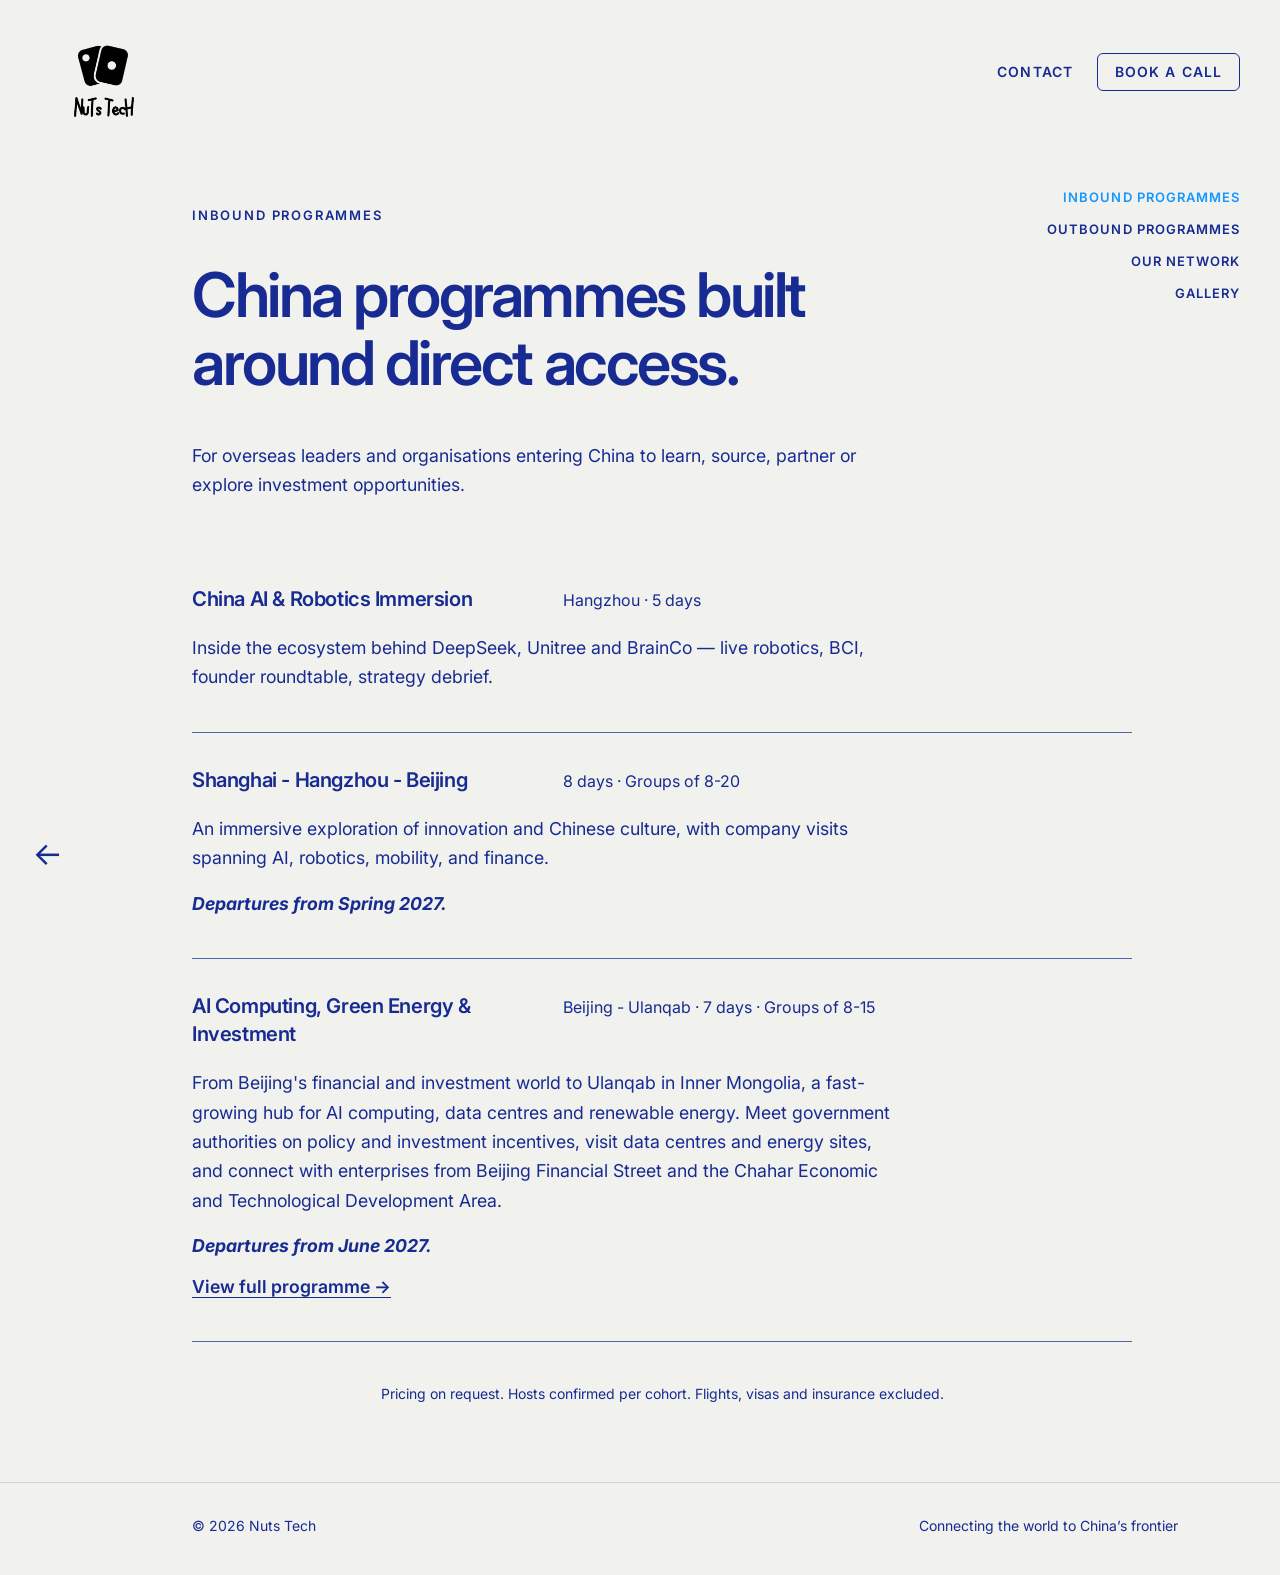
<file: inbound.html>
<!doctype html>
<html lang="en">
<head>
<meta charset="UTF-8" />
<meta name="viewport" content="width=device-width, initial-scale=1.0" />
<meta name="description" content="Executive programmes in China: AI &amp; robotics immersion in Hangzhou (5 days), Shanghai–Hangzhou–Beijing innovation tour (8 days), and Beijing–Ulanqab AI computing and green energy (7 days). Groups of 8–20." />
<title>Inbound Programmes — Nuts Tech</title>
<!-- Search & AI discovery -->
<link rel="canonical" href="https://nutstech.io/inbound.html" />
<meta property="og:type" content="website" />
<meta property="og:site_name" content="Nuts Tech" />
<meta property="og:title" content="Inbound Programmes — Nuts Tech" />
<meta property="og:description" content="Executive programmes in China: AI &amp; robotics immersion in Hangzhou (5 days), Shanghai–Hangzhou–Beijing innovation tour (8 days), and Beijing–Ulanqab AI computing and green energy (7 days). Groups of 8–20." />
<meta property="og:url" content="https://nutstech.io/inbound.html" />
<meta property="og:image" content="https://nutstech.io/images/gallery-optimized/shenzhen-executive-discussion-1200.jpg" />
<meta property="og:image:alt" content="Executive delegation attending a presentation in Shenzhen" />
<meta name="twitter:card" content="summary_large_image" />
<script type="application/ld+json">
{
  "@context": "https://schema.org",
  "@type": "ItemList",
  "name": "Nuts Tech inbound programmes in China",
  "itemListElement": [
    {
      "@type": "ListItem",
      "position": 1,
      "item": {
        "@type": "TouristTrip",
        "name": "China AI & Robotics Immersion",
        "description": "A 5-day programme in Hangzhou inside the ecosystem behind DeepSeek, Unitree and BrainCo, with live robotics, brain-computer interface demos, a founder roundtable and a strategy debrief.",
        "touristType": "Business executives and senior leaders",
        "provider": {
          "@id": "https://nutstech.io/#organization"
        },
        "itinerary": {
          "@type": "ItemList",
          "itemListElement": [
            {
              "@type": "ListItem",
              "position": 1,
              "item": {
                "@type": "City",
                "name": "Hangzhou"
              }
            }
          ]
        }
      }
    },
    {
      "@type": "ListItem",
      "position": 2,
      "item": {
        "@type": "TouristTrip",
        "name": "Shanghai – Hangzhou – Beijing",
        "description": "An 8-day programme for groups of 8–20 exploring innovation and Chinese culture, with company visits spanning AI, robotics, mobility and finance. Departures from spring 2027.",
        "touristType": "Business executives and senior leaders",
        "provider": {
          "@id": "https://nutstech.io/#organization"
        },
        "itinerary": {
          "@type": "ItemList",
          "itemListElement": [
            {
              "@type": "ListItem",
              "position": 1,
              "item": {
                "@type": "City",
                "name": "Shanghai"
              }
            },
            {
              "@type": "ListItem",
              "position": 2,
              "item": {
                "@type": "City",
                "name": "Hangzhou"
              }
            },
            {
              "@type": "ListItem",
              "position": 3,
              "item": {
                "@type": "City",
                "name": "Beijing"
              }
            }
          ]
        }
      }
    },
    {
      "@type": "ListItem",
      "position": 3,
      "item": {
        "@type": "TouristTrip",
        "name": "AI Computing, Green Energy & Investment",
        "description": "A 7-day programme for groups of 8–15 from Beijing to Ulanqab, Inner Mongolia, covering AI computing, data centres, renewable energy and investment, with government meetings and site visits. Departures from June 2027.",
        "touristType": "Business executives and senior leaders",
        "provider": {
          "@id": "https://nutstech.io/#organization"
        },
        "itinerary": {
          "@type": "ItemList",
          "itemListElement": [
            {
              "@type": "ListItem",
              "position": 1,
              "item": {
                "@type": "City",
                "name": "Beijing"
              }
            },
            {
              "@type": "ListItem",
              "position": 2,
              "item": {
                "@type": "City",
                "name": "Ulanqab"
              }
            }
          ]
        },
        "url": "https://nutstech.io/ulanqab.html"
      }
    }
  ]
}
</script>

<link rel="preconnect" href="https://fonts.googleapis.com">
<link rel="preconnect" href="https://fonts.gstatic.com" crossorigin>
<link href="https://fonts.googleapis.com/css2?family=Inter:wght@400;500;600;700&display=swap" rel="stylesheet">
<style>
:root {
  --ground: #f1f1ed;
  --blue: #172b92;
  --accent: #1597ff;
  --line: rgba(23, 43, 146, .72);
  --soft-line: rgba(23, 43, 146, .16);
  --content-left: clamp(7rem, 15.8vw, 12rem);
  --content-right: clamp(3rem, 8vw, 7.5rem);
  --page-max: 1440px;
}
* { box-sizing: border-box; }
html { scroll-behavior: smooth; background: var(--ground); }
body {
  margin: 0;
  min-height: 100vh;
  background: var(--ground);
  color: var(--blue);
  font-family: 'Inter', Arial, sans-serif;
  -webkit-font-smoothing: antialiased;
  text-rendering: optimizeLegibility;
}
a { color: inherit; }
button, input, textarea, select { font: inherit; }
::selection { background: rgba(21,151,255,.2); }

.site-chrome {
  position: fixed;
  inset: 0 0 auto 0;
  z-index: 50;
  pointer-events: none;
}
.logo {
  position: fixed;
  top: 2.05rem;
  left: 1.55rem;
  pointer-events: auto;
  display: block;
}
.logo img {
  width: 92px;
  height: 92px;
  object-fit: contain;
  display: block;
}
.top-link {
  position: fixed;
  top: 4.7rem;
  right: var(--content-right);
  pointer-events: auto;
  text-decoration: none;
  text-transform: uppercase;
  font-size: 1.02rem;
  font-weight: 400;
  letter-spacing: -.015em;
  transition: color .2s ease, opacity .2s ease;
}
.top-link:hover { color: var(--accent); }

.page {
  min-height: 100svh;
  max-width: var(--page-max);
  margin: 0 auto;
  padding: 9.15rem var(--content-right) 4.75rem var(--content-left);
  position: relative;
  display: flex;
  flex-direction: column;
}
.eyebrow,
.section-label {
  text-transform: uppercase;
  font-weight: 700;
  letter-spacing: .30em;
}
.eyebrow {
  margin: 3.55rem 0 3.1rem;
  font-size: clamp(.95rem, 1.32vw, 1.3rem);
}
.section-label {
  margin: 3.2rem 0 3.5rem;
  font-size: clamp(.93rem, 1.15vw, 1.18rem);
}
.hero h1,
.page-title {
  margin: 0;
  color: var(--blue);
  font-weight: 700;
  letter-spacing: -.045em;
  line-height: 1.06;
}
.hero h1 {
  max-width: 525px;
  font-size: clamp(2.65rem, 4.6vw, 4.65rem);
}
.page-title {
  max-width: 680px;
  font-size: clamp(2.55rem, 4.25vw, 4.45rem);
}
.programme-page-title {
  width: max-content;
  max-width: 100%;
}
.programme-page-title .title-line {
  display: block;
  white-space: nowrap;
}
.hero-copy {
  margin-top: 3.05rem;
  max-width: 800px;
}
.hero-copy .lead {
  margin: 0 0 1.75rem;
  font-size: clamp(1.03rem, 1.47vw, 1.48rem);
  line-height: 1.35;
  font-weight: 400;
}
.hero-copy .sub {
  margin: 0;
  max-width: 790px;
  font-size: clamp(.94rem, 1.13vw, 1.14rem);
  line-height: 1.34;
  font-weight: 500;
}
.hero-nav,
.page-nav {
  margin-top: auto;
  align-self: flex-end;
  display: flex;
  flex-direction: column;
  align-items: flex-end;
  gap: .72rem;
  padding-top: 3.8rem;
  font-size: clamp(1.02rem, 1.38vw, 1.38rem);
  font-style: italic;
  font-weight: 400;
  text-transform: uppercase;
}
.hero-nav a,
.page-nav a {
  text-decoration: none;
  transition: color .18s ease, transform .18s ease;
}
.hero-nav a:hover,
.hero-nav a.active,
.page-nav a:hover,
.page-nav a.active {
  color: var(--accent);
}
.hero-nav a:hover,
.page-nav a:hover { transform: translateX(-3px); }

.home-body { padding-top: 2.6rem; }
.home-body .intro-grid {
  width: min(940px, 100%);
  display: grid;
  grid-template-columns: 1.05fr .95fr;
  gap: 5.2rem;
  padding: 4.5rem 0 5.2rem;
  border-top: 1px solid var(--soft-line);
}
.home-body h2 {
  margin: 0;
  font-size: clamp(2rem, 3vw, 3.2rem);
  line-height: 1.08;
  letter-spacing: -.04em;
}
.home-body p {
  margin: 0;
  font-size: 1.06rem;
  line-height: 1.6;
  font-weight: 400;
}
.city-grid,
.steps-grid {
  display: grid;
  grid-template-columns: repeat(2, minmax(0, 1fr));
  gap: 3rem 5rem;
  width: min(920px, 100%);
  padding-top: .8rem;
}
.city-grid h3,
.steps-grid h3 {
  margin: 0 0 .5rem;
  font-size: 1.32rem;
}
.city-grid p,
.steps-grid p {
  margin: 0;
  font-size: 1rem;
  line-height: 1.48;
  font-weight: 400;
}
.step-num {
  display: block;
  margin-bottom: .78rem;
  font-size: .82rem;
  letter-spacing: .17em;
}

.landing-intro {
  margin: 2.75rem 0 4.35rem;
  max-width: 770px;
  font-size: 1.13rem;
  line-height: 1.5;
  font-weight: 400;
}
.programme-list {
  width: min(940px, 100%);
  margin-top: 1rem;
}
.programme-row {
  padding: 2.05rem 0 2.5rem;
  border-bottom: 1px solid var(--line);
}
.programme-row:first-child { padding-top: 0; }
.programme-head {
  display: grid;
  grid-template-columns: minmax(290px, 1fr) 1.72fr;
  gap: 2.5rem;
  align-items: baseline;
}
.programme-name,
.programme-meta {
  margin: 0;
  font-size: clamp(.98rem, 1.28vw, 1.28rem);
  line-height: 1.25;
}
.programme-name { font-weight: 700; }
.programme-meta { font-weight: 400; }
.programme-desc {
  margin: 1.95rem 0 0;
  max-width: 920px;
  font-size: clamp(.96rem, 1.18vw, 1.14rem);
  line-height: 1.38;
  font-weight: 400;
}
.pricing {
  width: min(940px, 100%);
  text-align: center;
  margin: 2.55rem 0 0;
  font-size: .91rem;
  line-height: 1.45;
  font-weight: 400;
}
.split {
  display: grid;
  grid-template-columns: 1fr 1fr;
  gap: 5.2rem;
  width: min(980px, 100%);
  margin-top: 1.05rem;
}
.split-card {
  padding-top: 1.65rem;
  border-top: 1px solid var(--line);
}
.split-card h3 { margin: 0 0 .8rem; font-size: 1.31rem; }
.split-card p { margin: 0; font-size: 1.03rem; line-height: 1.56; font-weight: 400; }
.subsection { margin-top: 4.7rem; width: min(980px, 100%); }
.subsection h2 {
  margin: 0 0 1.9rem;
  font-size: clamp(1.75rem, 2.5vw, 2.7rem);
  line-height: 1.1;
  letter-spacing: -.035em;
}

/* Contact */
.contact-page { padding-bottom: 3.2rem; }
.contact-title-wrap {
  width: min(900px, 100%);
  margin: 2.4rem auto 0;
  text-align: center;
}
.contact-title-wrap .section-label { margin: 0 0 2.2rem; }
.contact-title-wrap .page-title {
  max-width: 800px;
  margin: 0 auto;
  font-size: clamp(2.45rem, 4vw, 4.2rem);
}
.contact-title-wrap .contact-kicker {
  max-width: 650px;
  margin: 1.7rem auto 0;
  font-size: 1.03rem;
  line-height: 1.55;
  font-weight: 400;
}
.contact-panel {
  width: min(980px, 100%);
  margin: 4.15rem auto 0;
  padding: 2.4rem 0 2.6rem;
  border-top: 1px solid var(--line);
  border-bottom: 1px solid var(--line);
  display: grid;
  grid-template-columns: .72fr 1.28fr;
  gap: 5rem;
}
.contact-details {
  display: flex;
  flex-direction: column;
  justify-content: space-between;
  min-height: 100%;
}
.contact-details .detail-block + .detail-block { margin-top: 2rem; }
.detail-label {
  display: block;
  margin-bottom: .55rem;
  font-size: .72rem;
  letter-spacing: .16em;
  text-transform: uppercase;
  opacity: .74;
}
.contact-details a,
.contact-details p {
  margin: 0;
  font-size: 1.02rem;
  line-height: 1.55;
  font-weight: 400;
}
.contact-details a {
  width: fit-content;
  text-decoration: none;
  border-bottom: 1px solid currentColor;
}
.contact-details a:hover { color: var(--accent); }
.response-note {
  margin-top: 2.1rem !important;
  max-width: 285px;
  font-size: .88rem !important;
  opacity: .78;
}
.contact-form { width: 100%; }
.contact-form-grid {
  display: grid;
  grid-template-columns: 1fr 1fr;
  column-gap: 2.15rem;
  row-gap: 1.5rem;
}
.field.full { grid-column: 1 / -1; }
label {
  display: block;
  margin-bottom: .44rem;
  font-size: .72rem;
  letter-spacing: .15em;
  text-transform: uppercase;
  font-weight: 500;
}
input,
textarea {
  width: 100%;
  padding: .58rem 0 .72rem;
  border: 0;
  border-bottom: 1px solid rgba(23,43,146,.46);
  border-radius: 0;
  background: transparent;
  color: var(--blue);
  font-size: .98rem;
  font-weight: 400;
  outline: none;
  appearance: none;
}
textarea { min-height: 84px; resize: vertical; line-height: 1.48; }
input::placeholder,
textarea::placeholder { color: rgba(23,43,146,.45); }
input:focus,
textarea:focus { border-bottom-color: var(--blue); }
.form-footer {
  margin-top: 1.6rem;
  display: flex;
  align-items: center;
  justify-content: space-between;
  gap: 1rem;
}
.submit-btn {
  width: fit-content;
  padding: .76rem 1.42rem;
  border: 1px solid var(--blue);
  background: var(--blue);
  color: var(--ground);
  font-size: .79rem;
  letter-spacing: .12em;
  text-transform: uppercase;
  cursor: pointer;
  transition: background .18s ease, color .18s ease;
}
.submit-btn:hover { background: transparent; color: var(--blue); }
.form-note {
  margin: 0;
  max-width: 300px;
  text-align: right;
  font-size: .76rem;
  line-height: 1.4;
  font-weight: 400;
  opacity: .7;
}
.form-status {
  min-height: 1.3rem;
  margin: 1rem 0 0;
  font-size: .85rem;
  line-height: 1.45;
  font-weight: 400;
}
.form-status.success { color: var(--blue); }
.form-status.error { color: #7b1f1f; }
.hp-field { position: absolute !important; left: -9999px !important; }
.contact-page .page-nav { margin-top: 2.9rem; }

.thanks-page {
  align-items: flex-start;
  justify-content: center;
}
.thanks-page .page-title { max-width: 620px; }
.thanks-page p { max-width: 600px; font-size: 1.05rem; line-height: 1.6; font-weight: 400; }
.back-link { display: inline-block; margin-top: 2rem; text-decoration: none; border-bottom: 1px solid currentColor; }

footer {
  max-width: var(--page-max);
  margin: 0 auto;
  padding: 2rem var(--content-right) 2.4rem var(--content-left);
  display: flex;
  justify-content: space-between;
  gap: 2rem;
  font-size: .76rem;
  font-weight: 400;
  border-top: 1px solid var(--soft-line);
}

@media (max-width: 820px) {
  :root { --content-left: 2rem; --content-right: 2rem; }
  .logo { top: 1rem; left: .9rem; }
  .logo img { width: 72px; height: 72px; }
  .top-link { top: 2.15rem; right: 1.35rem; font-size: .88rem; }
  .page { padding-top: 7.2rem; padding-bottom: 3rem; }
  .hero { min-height: 100svh; }
  .eyebrow { margin-top: 2.1rem; margin-bottom: 1.9rem; letter-spacing: .19em; }
  .section-label { letter-spacing: .19em; margin-top: 2.2rem; }
  .hero h1,
  .page-title { max-width: 95%; }
  .programme-page-title { width: auto; }
  .programme-page-title .title-line { white-space: normal; }
  .hero-copy { margin-top: 2.25rem; }
  .hero-nav,
  .page-nav { font-size: .98rem; padding-top: 2.8rem; gap: .62rem; }
  .home-body .intro-grid,
  .split,
  .contact-panel,
  .contact-form-grid { grid-template-columns: 1fr; gap: 2.6rem; }
  .city-grid,
  .steps-grid { grid-template-columns: 1fr; gap: 2.25rem; }
  .programme-head { grid-template-columns: 1fr; gap: .42rem; }
  .programme-desc { margin-top: 1.2rem; }
  .landing-intro { margin-top: 2.2rem; }
  .contact-title-wrap { margin-top: 1.3rem; text-align: left; }
  .contact-title-wrap .section-label,
  .contact-title-wrap .page-title,
  .contact-title-wrap .contact-kicker { margin-left: 0; margin-right: 0; }
  .contact-panel { margin-top: 3rem; padding-top: 2rem; gap: 3rem; }
  .field.full { grid-column: auto; }
  .form-footer { align-items: flex-start; flex-direction: column; }
  .form-note { text-align: left; }
  footer { padding-left: 2rem; padding-right: 2rem; flex-direction: column; }
}

/* --- Shared persistent navigation --- */
.site-chrome {
  position: fixed !important;
  inset: 0 0 auto 0 !important;
  z-index: 100 !important;
  pointer-events: none !important;
}
.logo,
.top-link {
  position: fixed !important;
  z-index: 101 !important;
  pointer-events: auto !important;
}
.logo { top: 2.05rem !important; left: 1.55rem !important; }
.top-link { top: 4.7rem !important; right: var(--content-right) !important; }

.home-back {
  position: fixed;
  left: 1.55rem;
  bottom: calc(1.45rem + env(safe-area-inset-bottom));
  z-index: 105;
  width: 46px;
  height: 46px;
  display: inline-flex;
  align-items: center;
  justify-content: center;
  color: var(--blue);
  text-decoration: none;
  font-size: 2rem;
  line-height: 1;
  font-weight: 400;
  transition: color .18s ease, transform .18s ease;
}
.home-back:hover {
  color: var(--accent);
  transform: translateX(-3px);
}
.home-back:focus-visible,
.logo:focus-visible,
.top-link:focus-visible {
  outline: 2px solid var(--accent);
  outline-offset: 4px;
}

/* Homepage programme links replace the old bottom-right menu. */
.programme-index {
  width: min(920px, 100%);
  display: grid;
  grid-template-columns: repeat(3, minmax(0, 1fr));
  gap: 2.2rem 3rem;
  margin: .9rem 0 5.4rem;
}
.programme-index a {
  display: block;
  padding-top: 1.15rem;
  border-top: 1px solid var(--line);
  color: var(--blue);
  text-decoration: none;
  transition: color .18s ease, transform .18s ease;
}
.programme-index a:hover {
  color: var(--accent);
  transform: translateY(-2px);
}
.programme-index h3 {
  margin: 0 0 .55rem;
  font-size: 1.18rem;
  line-height: 1.25;
}
.programme-index p {
  margin: 0;
  font-size: .93rem;
  line-height: 1.5;
}

/* Outbound page: compact editorial programme list matching the supplied reference. */
.outbound-list-page {
  min-height: 100svh;
  justify-content: center;
  padding-top: 8.8rem;
  padding-bottom: 5.2rem;
}
.outbound-list-page .programme-list {
  width: min(940px, 100%);
  margin: 0;
}
.outbound-list-page .pricing {
  margin-top: 2.35rem;
}

@media (max-width: 820px) {
  .logo { top: 1rem !important; left: .9rem !important; }
  .top-link { top: 2.15rem !important; right: 1.35rem !important; }
  .home-back {
    left: .75rem;
    bottom: calc(.8rem + env(safe-area-inset-bottom));
    width: 44px;
    height: 44px;
    font-size: 1.85rem;
  }
  .programme-index {
    grid-template-columns: 1fr;
    gap: 1.65rem;
    margin-bottom: 4rem;
  }
  .programme-index a { padding-top: 1rem; }
  .outbound-list-page {
    justify-content: flex-start;
    padding-top: 8.2rem;
    padding-bottom: 5.6rem;
  }
}


/* --- Sticky contained header bar --- */
.site-chrome {
  position: sticky !important;
  top: 0 !important;
  left: auto !important;
  right: auto !important;
  width: 100% !important;
  height: 116px !important;
  z-index: 1000 !important;
  display: flex !important;
  align-items: center !important;
  justify-content: space-between !important;
  padding: 0 var(--content-right) 0 1.55rem !important;
  background: rgba(241, 241, 237, .98) !important;
  border-bottom: 1px solid rgba(23, 43, 146, .12) !important;
  pointer-events: auto !important;
}

.site-chrome .logo,
.site-chrome .top-link {
  position: static !important;
  inset: auto !important;
  pointer-events: auto !important;
}

.site-chrome .logo {
  display: flex !important;
  align-items: center !important;
  height: 100% !important;
}

.site-chrome .logo img {
  width: 82px !important;
  height: 82px !important;
  object-fit: contain !important;
  display: block !important;
}

.site-chrome .top-link {
  display: inline-flex !important;
  align-items: center !important;
  height: 100% !important;
  margin: 0 !important;
}

/* Header now occupies its own row, so page content never sits underneath it. */
.page {
  padding-top: 3.25rem !important;
}

.outbound-list-page {
  padding-top: 3.25rem !important;
}

@media (max-width: 820px) {
  .site-chrome {
    height: 78px !important;
    padding: 0 1.25rem 0 .85rem !important;
  }

  .site-chrome .logo img {
    width: 62px !important;
    height: 62px !important;
  }

  .site-chrome .top-link {
    font-size: .82rem !important;
    letter-spacing: .01em !important;
  }

  .page,
  .outbound-list-page {
    padding-top: 2rem !important;
  }
}

</style>
<link rel="stylesheet" href="typography.css">
<link rel="stylesheet" href="site-header.css?v=10">
<link rel="stylesheet" href="scroll-reveal.css">
<script src="scroll-reveal.js" defer></script>
<style>
  .programme-more { margin-top: .75rem; }
  .programme-more a { font-weight: 600; text-decoration: none; border-bottom: 1px solid currentColor; transition: color .18s ease; }
  .programme-more a:hover { color: var(--accent); }
</style>
</head>
<body>
<div class="site-chrome">
  <a class="logo" href="index.html" aria-label="Nuts Tech home"><img src="nuts-tech-logo.png" alt="Nuts Tech logo"></a>
  <a class="top-link" href="contact.html">CONTACT</a>
  <a class="top-link top-cta" href="schedule.html">BOOK A CALL</a>
</div>
<a class="home-back" href="index.html" aria-label="Back to home" title="Back to home">←</a>
<main>
<section class="page" data-scroll-reveal>
  <nav class="page-nav" aria-label="Main programme pages">
    <a href="inbound.html" aria-current="page">Inbound Programmes</a>
    <a href="outbound.html">Outbound Programmes</a>
    <a href="partnerships.html">Our Network</a>
    <a href="gallery.html">Gallery</a>
  </nav>
  <p class="section-label">Inbound Programmes</p>
  <h1 class="page-title programme-page-title"><span class="title-line">China programmes built</span><span class="title-line">around direct access.</span></h1>
  <p class="landing-intro">For overseas leaders and organisations entering China to learn, source, partner or explore investment opportunities.</p>
  <div class="programme-list">
    <article class="programme-row">
      <div class="programme-head"><p class="programme-name">China AI &amp; Robotics Immersion</p><p class="programme-meta">Hangzhou · 5 days</p></div>
      <p class="programme-desc">Inside the ecosystem behind DeepSeek, Unitree and BrainCo — live robotics, BCI, founder roundtable, strategy debrief.</p>
    </article>
    <article class="programme-row">
      <div class="programme-head"><p class="programme-name">Shanghai - Hangzhou - Beijing</p><p class="programme-meta">8 days · Groups of 8-20</p></div>
      <p class="programme-desc">An immersive exploration of innovation and Chinese culture, with company visits spanning AI, robotics, mobility, and finance.</p>
      <p class="programme-desc departure-note"><strong><em>Departures from Spring 2027.</em></strong></p>
    </article>
    <article class="programme-row">
      <div class="programme-head"><p class="programme-name">AI Computing, Green Energy &amp; Investment</p><p class="programme-meta">Beijing - Ulanqab · 7 days · Groups of 8-15</p></div>
      <p class="programme-desc">From Beijing's financial and investment world to Ulanqab in Inner Mongolia, a fast-growing hub for AI computing, data centres and renewable energy. Meet government authorities on policy and investment incentives, visit data centres and energy sites, and connect with enterprises from Beijing Financial Street and the Chahar Economic and Technological Development Area.</p>
      <p class="programme-desc departure-note"><strong><em>Departures from June 2027.</em></strong></p>
      <p class="programme-desc programme-more"><a href="ulanqab.html">View full programme →</a></p>
    </article>
  </div>
  <p class="pricing">Pricing on request. Hosts confirmed per cohort. Flights, visas and insurance excluded.</p>
</section>
</main>
<footer><span>© 2026 Nuts Tech</span><span>Connecting the world to China’s frontier</span></footer>

</body>
</html>
</file>
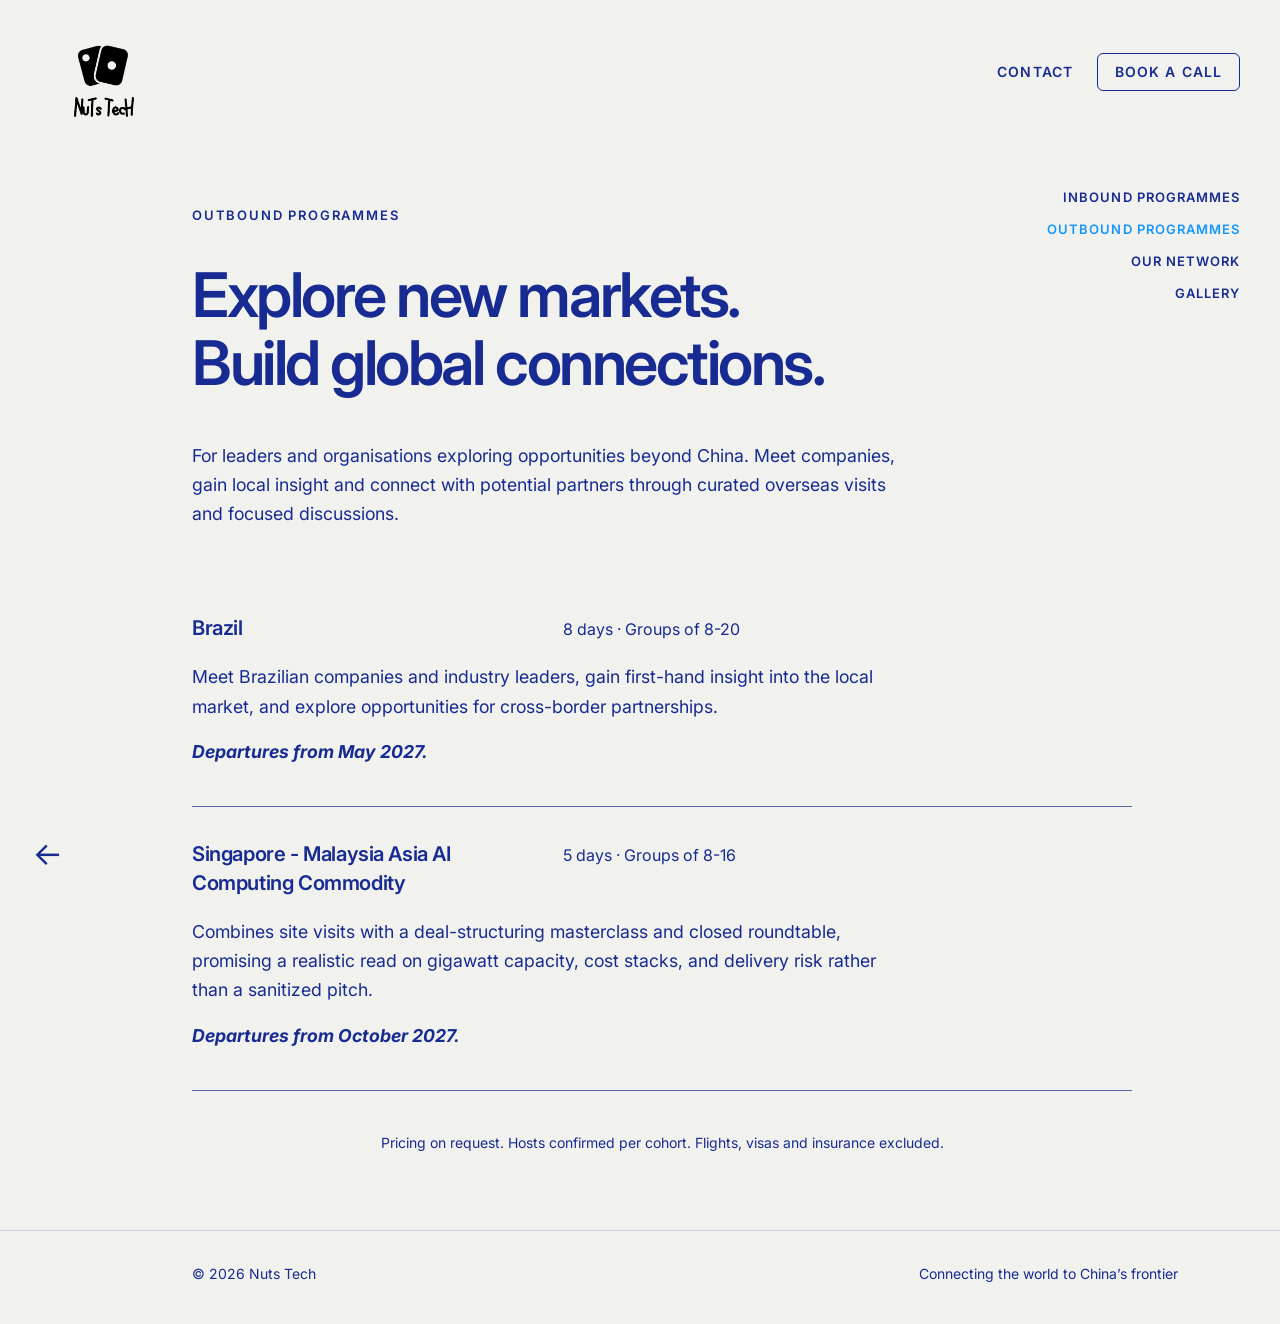
<file: outbound.html>
<!doctype html>
<html lang="en">
<head>
<meta charset="UTF-8" />
<meta name="viewport" content="width=device-width, initial-scale=1.0" />
<meta name="description" content="Outbound executive programmes for leaders exploring markets beyond China: Brazil (8 days, from May 2027) and a Singapore–Malaysia AI computing programme (5 days, from October 2027)." />
<title>Outbound Programmes — Nuts Tech</title>
<!-- Search & AI discovery -->
<link rel="canonical" href="https://nutstech.io/outbound.html" />
<meta property="og:type" content="website" />
<meta property="og:site_name" content="Nuts Tech" />
<meta property="og:title" content="Outbound Programmes — Nuts Tech" />
<meta property="og:description" content="Outbound executive programmes for leaders exploring markets beyond China: Brazil (8 days, from May 2027) and a Singapore–Malaysia AI computing programme (5 days, from October 2027)." />
<meta property="og:url" content="https://nutstech.io/outbound.html" />
<meta property="og:image" content="https://nutstech.io/images/gallery-optimized/shenzhen-executive-discussion-1200.jpg" />
<meta property="og:image:alt" content="Executive delegation attending a presentation in Shenzhen" />
<meta name="twitter:card" content="summary_large_image" />
<script type="application/ld+json">
{
  "@context": "https://schema.org",
  "@type": "ItemList",
  "name": "Nuts Tech outbound programmes",
  "itemListElement": [
    {
      "@type": "ListItem",
      "position": 1,
      "item": {
        "@type": "TouristTrip",
        "name": "Brazil",
        "description": "An 8-day programme for groups of 8–20 to meet Brazilian companies and industry leaders, gain first-hand market insight and explore cross-border partnerships. Departures from May 2027.",
        "touristType": "Business executives and senior leaders",
        "provider": {
          "@id": "https://nutstech.io/#organization"
        },
        "itinerary": {
          "@type": "ItemList",
          "itemListElement": [
            {
              "@type": "ListItem",
              "position": 1,
              "item": {
                "@type": "City",
                "name": "Brazil"
              }
            }
          ]
        }
      }
    },
    {
      "@type": "ListItem",
      "position": 2,
      "item": {
        "@type": "TouristTrip",
        "name": "Singapore – Malaysia: Asia AI Computing Commodity",
        "description": "A 5-day programme for groups of 8–16 combining site visits, a deal-structuring masterclass and a closed roundtable on gigawatt capacity, cost stacks and delivery risk in AI computing. Departures from October 2027.",
        "touristType": "Business executives and senior leaders",
        "provider": {
          "@id": "https://nutstech.io/#organization"
        },
        "itinerary": {
          "@type": "ItemList",
          "itemListElement": [
            {
              "@type": "ListItem",
              "position": 1,
              "item": {
                "@type": "City",
                "name": "Singapore"
              }
            },
            {
              "@type": "ListItem",
              "position": 2,
              "item": {
                "@type": "City",
                "name": "Malaysia"
              }
            }
          ]
        }
      }
    }
  ]
}
</script>

<link rel="preconnect" href="https://fonts.googleapis.com">
<link rel="preconnect" href="https://fonts.gstatic.com" crossorigin>
<link href="https://fonts.googleapis.com/css2?family=Inter:wght@400;500;600;700&display=swap" rel="stylesheet">
<style>
:root {
  --ground: #f1f1ed;
  --blue: #172b92;
  --accent: #1597ff;
  --line: rgba(23, 43, 146, .72);
  --soft-line: rgba(23, 43, 146, .16);
  --content-left: clamp(7rem, 15.8vw, 12rem);
  --content-right: clamp(3rem, 8vw, 7.5rem);
  --page-max: 1440px;
}
* { box-sizing: border-box; }
html { scroll-behavior: smooth; background: var(--ground); }
body {
  margin: 0;
  min-height: 100vh;
  background: var(--ground);
  color: var(--blue);
  font-family: 'Inter', Arial, sans-serif;
  -webkit-font-smoothing: antialiased;
  text-rendering: optimizeLegibility;
}
a { color: inherit; }
button, input, textarea, select { font: inherit; }
::selection { background: rgba(21,151,255,.2); }

.site-chrome {
  position: fixed;
  inset: 0 0 auto 0;
  z-index: 50;
  pointer-events: none;
}
.logo {
  position: fixed;
  top: 2.05rem;
  left: 1.55rem;
  pointer-events: auto;
  display: block;
}
.logo img {
  width: 92px;
  height: 92px;
  object-fit: contain;
  display: block;
}
.top-link {
  position: fixed;
  top: 4.7rem;
  right: var(--content-right);
  pointer-events: auto;
  text-decoration: none;
  text-transform: uppercase;
  font-size: 1.02rem;
  font-weight: 400;
  letter-spacing: -.015em;
  transition: color .2s ease, opacity .2s ease;
}
.top-link:hover { color: var(--accent); }

.page {
  min-height: 100svh;
  max-width: var(--page-max);
  margin: 0 auto;
  padding: 9.15rem var(--content-right) 4.75rem var(--content-left);
  position: relative;
  display: flex;
  flex-direction: column;
}
.eyebrow,
.section-label {
  text-transform: uppercase;
  font-weight: 700;
  letter-spacing: .30em;
}
.eyebrow {
  margin: 3.55rem 0 3.1rem;
  font-size: clamp(.95rem, 1.32vw, 1.3rem);
}
.section-label {
  margin: 3.2rem 0 3.5rem;
  font-size: clamp(.93rem, 1.15vw, 1.18rem);
}
.hero h1,
.page-title {
  margin: 0;
  color: var(--blue);
  font-weight: 700;
  letter-spacing: -.045em;
  line-height: 1.06;
}
.hero h1 {
  max-width: 525px;
  font-size: clamp(2.65rem, 4.6vw, 4.65rem);
}
.page-title {
  max-width: 680px;
  font-size: clamp(2.55rem, 4.25vw, 4.45rem);
}
.programme-page-title {
  width: max-content;
  max-width: 100%;
}
.programme-page-title .title-line {
  display: block;
  white-space: nowrap;
}
.hero-copy {
  margin-top: 3.05rem;
  max-width: 800px;
}
.hero-copy .lead {
  margin: 0 0 1.75rem;
  font-size: clamp(1.03rem, 1.47vw, 1.48rem);
  line-height: 1.35;
  font-weight: 400;
}
.hero-copy .sub {
  margin: 0;
  max-width: 790px;
  font-size: clamp(.94rem, 1.13vw, 1.14rem);
  line-height: 1.34;
  font-weight: 500;
}
.hero-nav,
.page-nav {
  margin-top: auto;
  align-self: flex-end;
  display: flex;
  flex-direction: column;
  align-items: flex-end;
  gap: .72rem;
  padding-top: 3.8rem;
  font-size: clamp(1.02rem, 1.38vw, 1.38rem);
  font-style: italic;
  font-weight: 400;
  text-transform: uppercase;
}
.hero-nav a,
.page-nav a {
  text-decoration: none;
  transition: color .18s ease, transform .18s ease;
}
.hero-nav a:hover,
.hero-nav a.active,
.page-nav a:hover,
.page-nav a.active {
  color: var(--accent);
}
.hero-nav a:hover,
.page-nav a:hover { transform: translateX(-3px); }

.home-body { padding-top: 2.6rem; }
.home-body .intro-grid {
  width: min(940px, 100%);
  display: grid;
  grid-template-columns: 1.05fr .95fr;
  gap: 5.2rem;
  padding: 4.5rem 0 5.2rem;
  border-top: 1px solid var(--soft-line);
}
.home-body h2 {
  margin: 0;
  font-size: clamp(2rem, 3vw, 3.2rem);
  line-height: 1.08;
  letter-spacing: -.04em;
}
.home-body p {
  margin: 0;
  font-size: 1.06rem;
  line-height: 1.6;
  font-weight: 400;
}
.city-grid,
.steps-grid {
  display: grid;
  grid-template-columns: repeat(2, minmax(0, 1fr));
  gap: 3rem 5rem;
  width: min(920px, 100%);
  padding-top: .8rem;
}
.city-grid h3,
.steps-grid h3 {
  margin: 0 0 .5rem;
  font-size: 1.32rem;
}
.city-grid p,
.steps-grid p {
  margin: 0;
  font-size: 1rem;
  line-height: 1.48;
  font-weight: 400;
}
.step-num {
  display: block;
  margin-bottom: .78rem;
  font-size: .82rem;
  letter-spacing: .17em;
}

.landing-intro {
  margin: 2.75rem 0 4.35rem;
  max-width: 770px;
  font-size: 1.13rem;
  line-height: 1.5;
  font-weight: 400;
}
.programme-list {
  width: min(940px, 100%);
  margin-top: 1rem;
}
.programme-row {
  padding: 2.05rem 0 2.5rem;
  border-bottom: 1px solid var(--line);
}
.programme-row:first-child { padding-top: 0; }
.programme-head {
  display: grid;
  grid-template-columns: minmax(290px, 1fr) 1.72fr;
  gap: 2.5rem;
  align-items: baseline;
}
.programme-name,
.programme-meta {
  margin: 0;
  font-size: clamp(.98rem, 1.28vw, 1.28rem);
  line-height: 1.25;
}
.programme-name { font-weight: 700; }
.programme-meta { font-weight: 400; }
.programme-desc {
  margin: 1.95rem 0 0;
  max-width: 920px;
  font-size: clamp(.96rem, 1.18vw, 1.14rem);
  line-height: 1.38;
  font-weight: 400;
}
.pricing {
  width: min(940px, 100%);
  text-align: center;
  margin: 2.55rem 0 0;
  font-size: .91rem;
  line-height: 1.45;
  font-weight: 400;
}
.split {
  display: grid;
  grid-template-columns: 1fr 1fr;
  gap: 5.2rem;
  width: min(980px, 100%);
  margin-top: 1.05rem;
}
.split-card {
  padding-top: 1.65rem;
  border-top: 1px solid var(--line);
}
.split-card h3 { margin: 0 0 .8rem; font-size: 1.31rem; }
.split-card p { margin: 0; font-size: 1.03rem; line-height: 1.56; font-weight: 400; }
.subsection { margin-top: 4.7rem; width: min(980px, 100%); }
.subsection h2 {
  margin: 0 0 1.9rem;
  font-size: clamp(1.75rem, 2.5vw, 2.7rem);
  line-height: 1.1;
  letter-spacing: -.035em;
}

/* Contact */
.contact-page { padding-bottom: 3.2rem; }
.contact-title-wrap {
  width: min(900px, 100%);
  margin: 2.4rem auto 0;
  text-align: center;
}
.contact-title-wrap .section-label { margin: 0 0 2.2rem; }
.contact-title-wrap .page-title {
  max-width: 800px;
  margin: 0 auto;
  font-size: clamp(2.45rem, 4vw, 4.2rem);
}
.contact-title-wrap .contact-kicker {
  max-width: 650px;
  margin: 1.7rem auto 0;
  font-size: 1.03rem;
  line-height: 1.55;
  font-weight: 400;
}
.contact-panel {
  width: min(980px, 100%);
  margin: 4.15rem auto 0;
  padding: 2.4rem 0 2.6rem;
  border-top: 1px solid var(--line);
  border-bottom: 1px solid var(--line);
  display: grid;
  grid-template-columns: .72fr 1.28fr;
  gap: 5rem;
}
.contact-details {
  display: flex;
  flex-direction: column;
  justify-content: space-between;
  min-height: 100%;
}
.contact-details .detail-block + .detail-block { margin-top: 2rem; }
.detail-label {
  display: block;
  margin-bottom: .55rem;
  font-size: .72rem;
  letter-spacing: .16em;
  text-transform: uppercase;
  opacity: .74;
}
.contact-details a,
.contact-details p {
  margin: 0;
  font-size: 1.02rem;
  line-height: 1.55;
  font-weight: 400;
}
.contact-details a {
  width: fit-content;
  text-decoration: none;
  border-bottom: 1px solid currentColor;
}
.contact-details a:hover { color: var(--accent); }
.response-note {
  margin-top: 2.1rem !important;
  max-width: 285px;
  font-size: .88rem !important;
  opacity: .78;
}
.contact-form { width: 100%; }
.contact-form-grid {
  display: grid;
  grid-template-columns: 1fr 1fr;
  column-gap: 2.15rem;
  row-gap: 1.5rem;
}
.field.full { grid-column: 1 / -1; }
label {
  display: block;
  margin-bottom: .44rem;
  font-size: .72rem;
  letter-spacing: .15em;
  text-transform: uppercase;
  font-weight: 500;
}
input,
textarea {
  width: 100%;
  padding: .58rem 0 .72rem;
  border: 0;
  border-bottom: 1px solid rgba(23,43,146,.46);
  border-radius: 0;
  background: transparent;
  color: var(--blue);
  font-size: .98rem;
  font-weight: 400;
  outline: none;
  appearance: none;
}
textarea { min-height: 84px; resize: vertical; line-height: 1.48; }
input::placeholder,
textarea::placeholder { color: rgba(23,43,146,.45); }
input:focus,
textarea:focus { border-bottom-color: var(--blue); }
.form-footer {
  margin-top: 1.6rem;
  display: flex;
  align-items: center;
  justify-content: space-between;
  gap: 1rem;
}
.submit-btn {
  width: fit-content;
  padding: .76rem 1.42rem;
  border: 1px solid var(--blue);
  background: var(--blue);
  color: var(--ground);
  font-size: .79rem;
  letter-spacing: .12em;
  text-transform: uppercase;
  cursor: pointer;
  transition: background .18s ease, color .18s ease;
}
.submit-btn:hover { background: transparent; color: var(--blue); }
.form-note {
  margin: 0;
  max-width: 300px;
  text-align: right;
  font-size: .76rem;
  line-height: 1.4;
  font-weight: 400;
  opacity: .7;
}
.form-status {
  min-height: 1.3rem;
  margin: 1rem 0 0;
  font-size: .85rem;
  line-height: 1.45;
  font-weight: 400;
}
.form-status.success { color: var(--blue); }
.form-status.error { color: #7b1f1f; }
.hp-field { position: absolute !important; left: -9999px !important; }
.contact-page .page-nav { margin-top: 2.9rem; }

.thanks-page {
  align-items: flex-start;
  justify-content: center;
}
.thanks-page .page-title { max-width: 620px; }
.thanks-page p { max-width: 600px; font-size: 1.05rem; line-height: 1.6; font-weight: 400; }
.back-link { display: inline-block; margin-top: 2rem; text-decoration: none; border-bottom: 1px solid currentColor; }

footer {
  max-width: var(--page-max);
  margin: 0 auto;
  padding: 2rem var(--content-right) 2.4rem var(--content-left);
  display: flex;
  justify-content: space-between;
  gap: 2rem;
  font-size: .76rem;
  font-weight: 400;
  border-top: 1px solid var(--soft-line);
}

@media (max-width: 820px) {
  :root { --content-left: 2rem; --content-right: 2rem; }
  .logo { top: 1rem; left: .9rem; }
  .logo img { width: 72px; height: 72px; }
  .top-link { top: 2.15rem; right: 1.35rem; font-size: .88rem; }
  .page { padding-top: 7.2rem; padding-bottom: 3rem; }
  .hero { min-height: 100svh; }
  .eyebrow { margin-top: 2.1rem; margin-bottom: 1.9rem; letter-spacing: .19em; }
  .section-label { letter-spacing: .19em; margin-top: 2.2rem; }
  .hero h1,
  .page-title { max-width: 95%; }
  .programme-page-title { width: auto; }
  .programme-page-title .title-line { white-space: normal; }
  .hero-copy { margin-top: 2.25rem; }
  .hero-nav,
  .page-nav { font-size: .98rem; padding-top: 2.8rem; gap: .62rem; }
  .home-body .intro-grid,
  .split,
  .contact-panel,
  .contact-form-grid { grid-template-columns: 1fr; gap: 2.6rem; }
  .city-grid,
  .steps-grid { grid-template-columns: 1fr; gap: 2.25rem; }
  .programme-head { grid-template-columns: 1fr; gap: .42rem; }
  .programme-desc { margin-top: 1.2rem; }
  .landing-intro { margin-top: 2.2rem; }
  .contact-title-wrap { margin-top: 1.3rem; text-align: left; }
  .contact-title-wrap .section-label,
  .contact-title-wrap .page-title,
  .contact-title-wrap .contact-kicker { margin-left: 0; margin-right: 0; }
  .contact-panel { margin-top: 3rem; padding-top: 2rem; gap: 3rem; }
  .field.full { grid-column: auto; }
  .form-footer { align-items: flex-start; flex-direction: column; }
  .form-note { text-align: left; }
  footer { padding-left: 2rem; padding-right: 2rem; flex-direction: column; }
}

/* --- Shared persistent navigation --- */
.site-chrome {
  position: fixed !important;
  inset: 0 0 auto 0 !important;
  z-index: 100 !important;
  pointer-events: none !important;
}
.logo,
.top-link {
  position: fixed !important;
  z-index: 101 !important;
  pointer-events: auto !important;
}
.logo { top: 2.05rem !important; left: 1.55rem !important; }
.top-link { top: 4.7rem !important; right: var(--content-right) !important; }

.home-back {
  position: fixed;
  left: 1.55rem;
  bottom: calc(1.45rem + env(safe-area-inset-bottom));
  z-index: 105;
  width: 46px;
  height: 46px;
  display: inline-flex;
  align-items: center;
  justify-content: center;
  color: var(--blue);
  text-decoration: none;
  font-size: 2rem;
  line-height: 1;
  font-weight: 400;
  transition: color .18s ease, transform .18s ease;
}
.home-back:hover {
  color: var(--accent);
  transform: translateX(-3px);
}
.home-back:focus-visible,
.logo:focus-visible,
.top-link:focus-visible {
  outline: 2px solid var(--accent);
  outline-offset: 4px;
}

/* Homepage programme links replace the old bottom-right menu. */
.programme-index {
  width: min(920px, 100%);
  display: grid;
  grid-template-columns: repeat(3, minmax(0, 1fr));
  gap: 2.2rem 3rem;
  margin: .9rem 0 5.4rem;
}
.programme-index a {
  display: block;
  padding-top: 1.15rem;
  border-top: 1px solid var(--line);
  color: var(--blue);
  text-decoration: none;
  transition: color .18s ease, transform .18s ease;
}
.programme-index a:hover {
  color: var(--accent);
  transform: translateY(-2px);
}
.programme-index h3 {
  margin: 0 0 .55rem;
  font-size: 1.18rem;
  line-height: 1.25;
}
.programme-index p {
  margin: 0;
  font-size: .93rem;
  line-height: 1.5;
}

/* Outbound page: compact editorial programme list matching the supplied reference. */
.outbound-list-page {
  min-height: 100svh;
  justify-content: center;
  padding-top: 8.8rem;
  padding-bottom: 5.2rem;
}
.outbound-list-page .programme-list {
  width: min(940px, 100%);
  margin: 0;
}
.outbound-list-page .pricing {
  margin-top: 2.35rem;
}

@media (max-width: 820px) {
  .logo { top: 1rem !important; left: .9rem !important; }
  .top-link { top: 2.15rem !important; right: 1.35rem !important; }
  .home-back {
    left: .75rem;
    bottom: calc(.8rem + env(safe-area-inset-bottom));
    width: 44px;
    height: 44px;
    font-size: 1.85rem;
  }
  .programme-index {
    grid-template-columns: 1fr;
    gap: 1.65rem;
    margin-bottom: 4rem;
  }
  .programme-index a { padding-top: 1rem; }
  .outbound-list-page {
    justify-content: flex-start;
    padding-top: 8.2rem;
    padding-bottom: 5.6rem;
  }
}


/* --- Sticky contained header bar --- */
.site-chrome {
  position: sticky !important;
  top: 0 !important;
  left: auto !important;
  right: auto !important;
  width: 100% !important;
  height: 116px !important;
  z-index: 1000 !important;
  display: flex !important;
  align-items: center !important;
  justify-content: space-between !important;
  padding: 0 var(--content-right) 0 1.55rem !important;
  background: rgba(241, 241, 237, .98) !important;
  border-bottom: 1px solid rgba(23, 43, 146, .12) !important;
  pointer-events: auto !important;
}

.site-chrome .logo,
.site-chrome .top-link {
  position: static !important;
  inset: auto !important;
  pointer-events: auto !important;
}

.site-chrome .logo {
  display: flex !important;
  align-items: center !important;
  height: 100% !important;
}

.site-chrome .logo img {
  width: 82px !important;
  height: 82px !important;
  object-fit: contain !important;
  display: block !important;
}

.site-chrome .top-link {
  display: inline-flex !important;
  align-items: center !important;
  height: 100% !important;
  margin: 0 !important;
}

/* Header now occupies its own row, so page content never sits underneath it. */
.page {
  padding-top: 3.25rem !important;
}

.outbound-list-page {
  padding-top: 3.25rem !important;
}

@media (max-width: 820px) {
  .site-chrome {
    height: 78px !important;
    padding: 0 1.25rem 0 .85rem !important;
  }

  .site-chrome .logo img {
    width: 62px !important;
    height: 62px !important;
  }

  .site-chrome .top-link {
    font-size: .82rem !important;
    letter-spacing: .01em !important;
  }

  .page,
  .outbound-list-page {
    padding-top: 2rem !important;
  }
}

</style>
<link rel="stylesheet" href="typography.css">
<link rel="stylesheet" href="site-header.css?v=10">
<link rel="stylesheet" href="scroll-reveal.css">
<script src="scroll-reveal.js" defer></script>
</head>
<body>
<div class="site-chrome">
  <a class="logo" href="index.html" aria-label="Nuts Tech home"><img src="nuts-tech-logo.png" alt="Nuts Tech logo"></a>
  <a class="top-link" href="contact.html">CONTACT</a>
  <a class="top-link top-cta" href="schedule.html">BOOK A CALL</a>
</div>
<a class="home-back" href="index.html" aria-label="Back to home" title="Back to home">←</a>
<main>
<section class="page" data-scroll-reveal>
  <nav class="page-nav" aria-label="Main programme pages">
    <a href="inbound.html">Inbound Programmes</a>
    <a href="outbound.html" aria-current="page">Outbound Programmes</a>
    <a href="partnerships.html">Our Network</a>
    <a href="gallery.html">Gallery</a>
  </nav>
  <p class="section-label">Outbound Programmes</p>
  <h1 class="page-title programme-page-title"><span class="title-line">Explore new markets.</span><span class="title-line">Build global connections.</span></h1>
  <p class="landing-intro">For leaders and organisations exploring opportunities beyond China. Meet companies, gain local insight and connect with potential partners through curated overseas visits and focused discussions.</p>
  <div class="programme-list">
    <article class="programme-row">
      <div class="programme-head">
        <p class="programme-name">Brazil</p>
        <p class="programme-meta">8 days · Groups of 8-20</p>
      </div>
      <p class="programme-desc">Meet Brazilian companies and industry leaders, gain first-hand insight into the local market, and explore opportunities for cross-border partnerships.</p>
      <p class="programme-desc departure-note"><strong><em>Departures from May 2027.</em></strong></p>
    </article>

    <article class="programme-row">
      <div class="programme-head">
        <p class="programme-name">Singapore - Malaysia Asia AI Computing Commodity</p>
        <p class="programme-meta">5 days · Groups of 8-16</p>
      </div>
      <p class="programme-desc">Combines site visits with a deal-structuring masterclass and closed roundtable, promising a realistic read on gigawatt capacity, cost stacks, and delivery risk rather than a sanitized pitch.</p>
      <p class="programme-desc departure-note"><strong><em>Departures from October 2027.</em></strong></p>
    </article>

  </div>
  <p class="pricing">Pricing on request. Hosts confirmed per cohort. Flights, visas and insurance excluded.</p>
</section>
</main>
<footer><span>© 2026 Nuts Tech</span><span>Connecting the world to China’s frontier</span></footer>

</body>
</html>
</file>
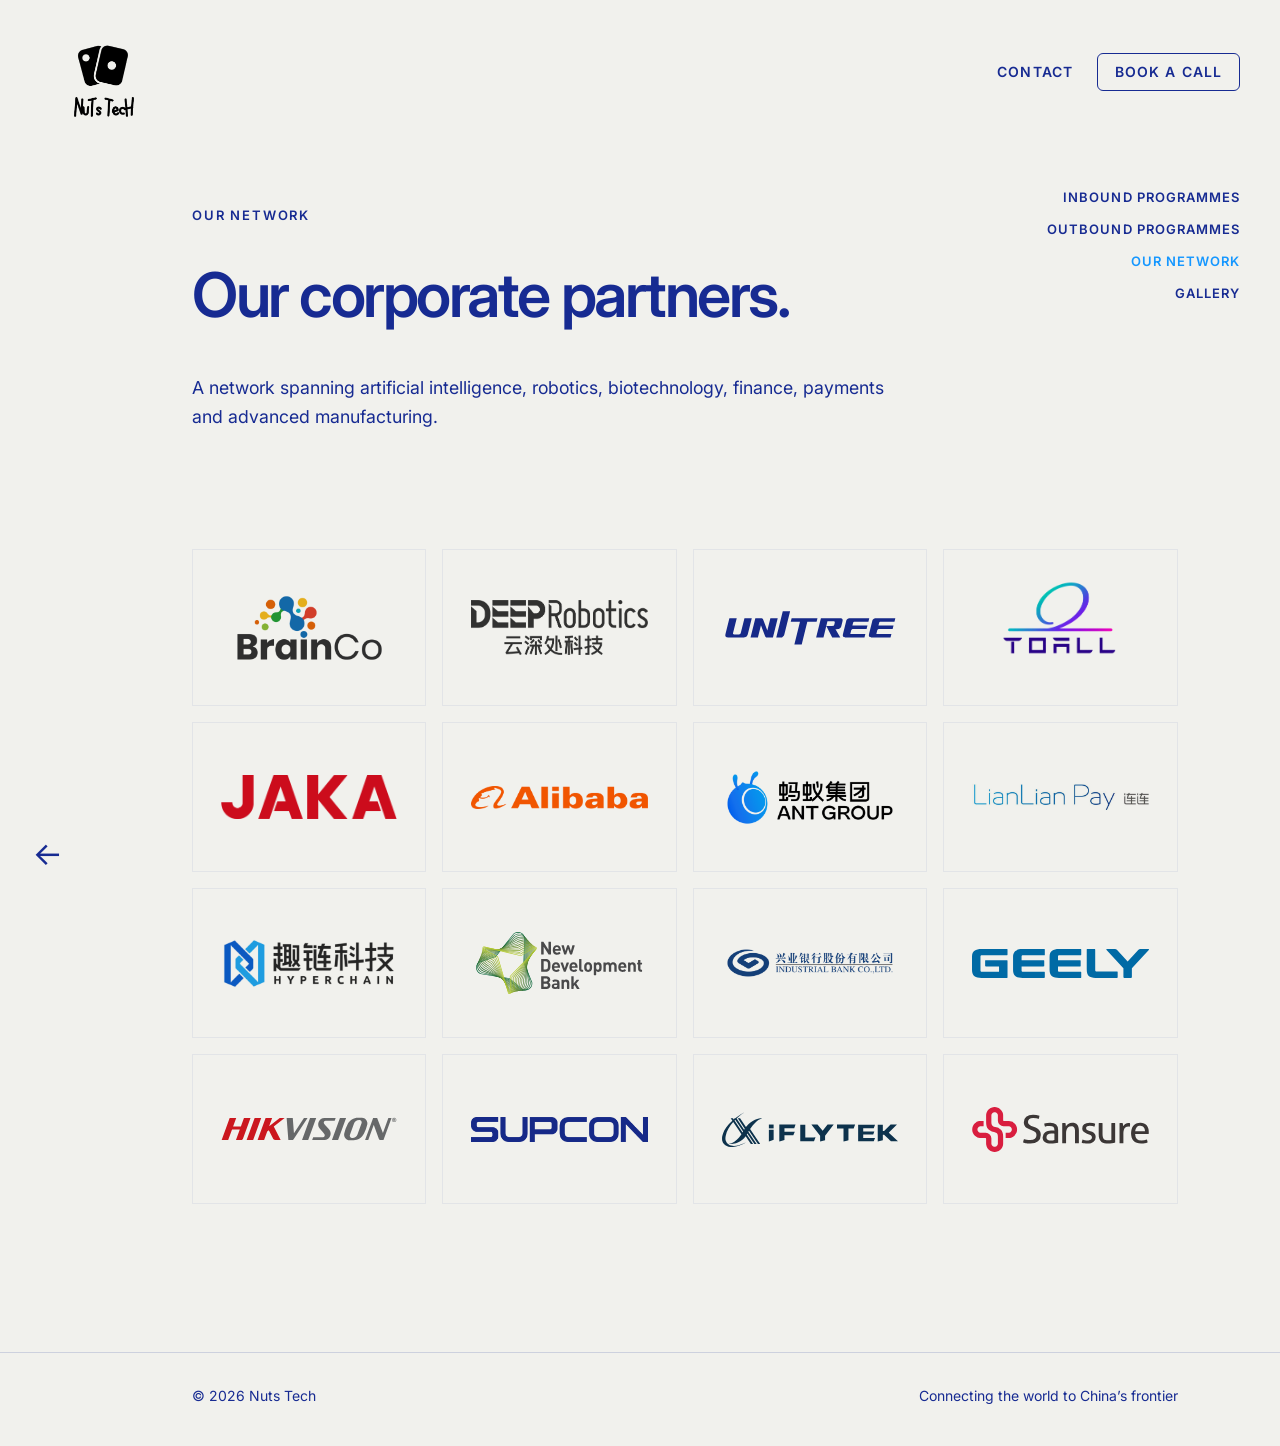
<file: partnerships.html>
<!doctype html>
<html lang="en">
<head>
<meta charset="UTF-8" />
<meta name="viewport" content="width=device-width, initial-scale=1.0" />
<meta name="description" content="Companies across AI, robotics, biotech, finance and manufacturing where the Nuts Tech team has connections, including Unitree, BrainCo, Alibaba Group, Geely and iFLYTEK." />
<title>Our Network — Nuts Tech</title>
<!-- Search & AI discovery -->
<link rel="canonical" href="https://nutstech.io/partnerships.html" />
<meta property="og:type" content="website" />
<meta property="og:site_name" content="Nuts Tech" />
<meta property="og:title" content="Our Network — Nuts Tech" />
<meta property="og:description" content="Companies across AI, robotics, biotech, finance and manufacturing where the Nuts Tech team has connections, including Unitree, BrainCo, Alibaba Group, Geely and iFLYTEK." />
<meta property="og:url" content="https://nutstech.io/partnerships.html" />
<meta property="og:image" content="https://nutstech.io/images/gallery-optimized/shenzhen-executive-discussion-1200.jpg" />
<meta property="og:image:alt" content="Executive delegation attending a presentation in Shenzhen" />
<meta name="twitter:card" content="summary_large_image" />

<link rel="preconnect" href="https://fonts.googleapis.com">
<link rel="preconnect" href="https://fonts.gstatic.com" crossorigin>
<link href="https://fonts.googleapis.com/css2?family=Inter:wght@400;500;600;700&display=swap" rel="stylesheet">
<style>
:root {
  --ground: #f1f1ed;
  --blue: #172b92;
  --accent: #1597ff;
  --line: rgba(23, 43, 146, .72);
  --soft-line: rgba(23, 43, 146, .16);
  --content-left: clamp(7rem, 15.8vw, 12rem);
  --content-right: clamp(3rem, 8vw, 7.5rem);
  --page-max: 1440px;
}
* { box-sizing: border-box; }
html { scroll-behavior: smooth; background: var(--ground); }
body {
  margin: 0;
  min-height: 100vh;
  background: var(--ground);
  color: var(--blue);
  font-family: 'Inter', Arial, sans-serif;
  -webkit-font-smoothing: antialiased;
  text-rendering: optimizeLegibility;
}
a { color: inherit; }
button, input, textarea, select { font: inherit; }
::selection { background: rgba(21,151,255,.2); }

.site-chrome {
  position: fixed;
  inset: 0 0 auto 0;
  z-index: 50;
  pointer-events: none;
}
.logo {
  position: fixed;
  top: 2.05rem;
  left: 1.55rem;
  pointer-events: auto;
  display: block;
}
.logo img {
  width: 92px;
  height: 92px;
  object-fit: contain;
  display: block;
}
.top-link {
  position: fixed;
  top: 4.7rem;
  right: var(--content-right);
  pointer-events: auto;
  text-decoration: none;
  text-transform: uppercase;
  font-size: 1.02rem;
  font-weight: 400;
  letter-spacing: -.015em;
  transition: color .2s ease, opacity .2s ease;
}
.top-link:hover { color: var(--accent); }

.page {
  min-height: 100svh;
  max-width: var(--page-max);
  margin: 0 auto;
  padding: 9.15rem var(--content-right) 4.75rem var(--content-left);
  position: relative;
  display: flex;
  flex-direction: column;
}
.eyebrow,
.section-label {
  text-transform: uppercase;
  font-weight: 700;
  letter-spacing: .30em;
}
.eyebrow {
  margin: 3.55rem 0 3.1rem;
  font-size: clamp(.95rem, 1.32vw, 1.3rem);
}
.section-label {
  margin: 3.2rem 0 3.5rem;
  font-size: clamp(.93rem, 1.15vw, 1.18rem);
}
.hero h1,
.page-title {
  margin: 0;
  color: var(--blue);
  font-weight: 700;
  letter-spacing: -.045em;
  line-height: 1.06;
}
.hero h1 {
  max-width: 525px;
  font-size: clamp(2.65rem, 4.6vw, 4.65rem);
}
.page-title {
  max-width: 680px;
  font-size: clamp(2.55rem, 4.25vw, 4.45rem);
}
.hero-copy {
  margin-top: 3.05rem;
  max-width: 800px;
}
.hero-copy .lead {
  margin: 0 0 1.75rem;
  font-size: clamp(1.03rem, 1.47vw, 1.48rem);
  line-height: 1.35;
  font-weight: 400;
}
.hero-copy .sub {
  margin: 0;
  max-width: 790px;
  font-size: clamp(.94rem, 1.13vw, 1.14rem);
  line-height: 1.34;
  font-weight: 500;
}
.hero-nav,
.page-nav {
  margin-top: auto;
  align-self: flex-end;
  display: flex;
  flex-direction: column;
  align-items: flex-end;
  gap: .72rem;
  padding-top: 3.8rem;
  font-size: clamp(1.02rem, 1.38vw, 1.38rem);
  font-style: italic;
  font-weight: 400;
  text-transform: uppercase;
}
.hero-nav a,
.page-nav a {
  text-decoration: none;
  transition: color .18s ease, transform .18s ease;
}
.hero-nav a:hover,
.hero-nav a.active,
.page-nav a:hover,
.page-nav a.active {
  color: var(--accent);
}
.hero-nav a:hover,
.page-nav a:hover { transform: translateX(-3px); }

.home-body { padding-top: 2.6rem; }
.home-body .intro-grid {
  width: min(940px, 100%);
  display: grid;
  grid-template-columns: 1.05fr .95fr;
  gap: 5.2rem;
  padding: 4.5rem 0 5.2rem;
  border-top: 1px solid var(--soft-line);
}
.home-body h2 {
  margin: 0;
  font-size: clamp(2rem, 3vw, 3.2rem);
  line-height: 1.08;
  letter-spacing: -.04em;
}
.home-body p {
  margin: 0;
  font-size: 1.06rem;
  line-height: 1.6;
  font-weight: 400;
}
.city-grid,
.steps-grid {
  display: grid;
  grid-template-columns: repeat(2, minmax(0, 1fr));
  gap: 3rem 5rem;
  width: min(920px, 100%);
  padding-top: .8rem;
}
.city-grid h3,
.steps-grid h3 {
  margin: 0 0 .5rem;
  font-size: 1.32rem;
}
.city-grid p,
.steps-grid p {
  margin: 0;
  font-size: 1rem;
  line-height: 1.48;
  font-weight: 400;
}
.step-num {
  display: block;
  margin-bottom: .78rem;
  font-size: .82rem;
  letter-spacing: .17em;
}

.landing-intro {
  margin: 2.75rem 0 4.35rem;
  max-width: 770px;
  font-size: 1.13rem;
  line-height: 1.5;
  font-weight: 400;
}
.programme-list {
  width: min(940px, 100%);
  margin-top: 1rem;
}
.programme-row {
  padding: 2.05rem 0 2.5rem;
  border-bottom: 1px solid var(--line);
}
.programme-row:first-child { padding-top: 0; }
.programme-head {
  display: grid;
  grid-template-columns: minmax(290px, 1fr) 1.72fr;
  gap: 2.5rem;
  align-items: baseline;
}
.programme-name,
.programme-meta {
  margin: 0;
  font-size: clamp(.98rem, 1.28vw, 1.28rem);
  line-height: 1.25;
}
.programme-name { font-weight: 700; }
.programme-meta { font-weight: 400; }
.programme-desc {
  margin: 1.95rem 0 0;
  max-width: 920px;
  font-size: clamp(.96rem, 1.18vw, 1.14rem);
  line-height: 1.38;
  font-weight: 400;
}
.pricing {
  width: min(940px, 100%);
  text-align: center;
  margin: 2.55rem 0 0;
  font-size: .91rem;
  line-height: 1.45;
  font-weight: 400;
}
.split {
  display: grid;
  grid-template-columns: 1fr 1fr;
  gap: 5.2rem;
  width: min(980px, 100%);
  margin-top: 1.05rem;
}
.split-card {
  padding-top: 1.65rem;
  border-top: 1px solid var(--line);
}
.split-card h3 { margin: 0 0 .8rem; font-size: 1.31rem; }
.split-card p { margin: 0; font-size: 1.03rem; line-height: 1.56; font-weight: 400; }
.subsection { margin-top: 4.7rem; width: min(980px, 100%); }
.subsection h2 {
  margin: 0 0 1.9rem;
  font-size: clamp(1.75rem, 2.5vw, 2.7rem);
  line-height: 1.1;
  letter-spacing: -.035em;
}

/* Contact */
.contact-page { padding-bottom: 3.2rem; }
.contact-title-wrap {
  width: min(900px, 100%);
  margin: 2.4rem auto 0;
  text-align: center;
}
.contact-title-wrap .section-label { margin: 0 0 2.2rem; }
.contact-title-wrap .page-title {
  max-width: 800px;
  margin: 0 auto;
  font-size: clamp(2.45rem, 4vw, 4.2rem);
}
.contact-title-wrap .contact-kicker {
  max-width: 650px;
  margin: 1.7rem auto 0;
  font-size: 1.03rem;
  line-height: 1.55;
  font-weight: 400;
}
.contact-panel {
  width: min(980px, 100%);
  margin: 4.15rem auto 0;
  padding: 2.4rem 0 2.6rem;
  border-top: 1px solid var(--line);
  border-bottom: 1px solid var(--line);
  display: grid;
  grid-template-columns: .72fr 1.28fr;
  gap: 5rem;
}
.contact-details {
  display: flex;
  flex-direction: column;
  justify-content: space-between;
  min-height: 100%;
}
.contact-details .detail-block + .detail-block { margin-top: 2rem; }
.detail-label {
  display: block;
  margin-bottom: .55rem;
  font-size: .72rem;
  letter-spacing: .16em;
  text-transform: uppercase;
  opacity: .74;
}
.contact-details a,
.contact-details p {
  margin: 0;
  font-size: 1.02rem;
  line-height: 1.55;
  font-weight: 400;
}
.contact-details a {
  width: fit-content;
  text-decoration: none;
  border-bottom: 1px solid currentColor;
}
.contact-details a:hover { color: var(--accent); }
.response-note {
  margin-top: 2.1rem !important;
  max-width: 285px;
  font-size: .88rem !important;
  opacity: .78;
}
.contact-form { width: 100%; }
.contact-form-grid {
  display: grid;
  grid-template-columns: 1fr 1fr;
  column-gap: 2.15rem;
  row-gap: 1.5rem;
}
.field.full { grid-column: 1 / -1; }
label {
  display: block;
  margin-bottom: .44rem;
  font-size: .72rem;
  letter-spacing: .15em;
  text-transform: uppercase;
  font-weight: 500;
}
input,
textarea {
  width: 100%;
  padding: .58rem 0 .72rem;
  border: 0;
  border-bottom: 1px solid rgba(23,43,146,.46);
  border-radius: 0;
  background: transparent;
  color: var(--blue);
  font-size: .98rem;
  font-weight: 400;
  outline: none;
  appearance: none;
}
textarea { min-height: 84px; resize: vertical; line-height: 1.48; }
input::placeholder,
textarea::placeholder { color: rgba(23,43,146,.45); }
input:focus,
textarea:focus { border-bottom-color: var(--blue); }
.form-footer {
  margin-top: 1.6rem;
  display: flex;
  align-items: center;
  justify-content: space-between;
  gap: 1rem;
}
.submit-btn {
  width: fit-content;
  padding: .76rem 1.42rem;
  border: 1px solid var(--blue);
  background: var(--blue);
  color: var(--ground);
  font-size: .79rem;
  letter-spacing: .12em;
  text-transform: uppercase;
  cursor: pointer;
  transition: background .18s ease, color .18s ease;
}
.submit-btn:hover { background: transparent; color: var(--blue); }
.form-note {
  margin: 0;
  max-width: 300px;
  text-align: right;
  font-size: .76rem;
  line-height: 1.4;
  font-weight: 400;
  opacity: .7;
}
.form-status {
  min-height: 1.3rem;
  margin: 1rem 0 0;
  font-size: .85rem;
  line-height: 1.45;
  font-weight: 400;
}
.form-status.success { color: var(--blue); }
.form-status.error { color: #7b1f1f; }
.hp-field { position: absolute !important; left: -9999px !important; }
.contact-page .page-nav { margin-top: 2.9rem; }

.thanks-page {
  align-items: flex-start;
  justify-content: center;
}
.thanks-page .page-title { max-width: 620px; }
.thanks-page p { max-width: 600px; font-size: 1.05rem; line-height: 1.6; font-weight: 400; }
.back-link { display: inline-block; margin-top: 2rem; text-decoration: none; border-bottom: 1px solid currentColor; }

footer {
  max-width: var(--page-max);
  margin: 0 auto;
  padding: 2rem var(--content-right) 2.4rem var(--content-left);
  display: flex;
  justify-content: space-between;
  gap: 2rem;
  font-size: .76rem;
  font-weight: 400;
  border-top: 1px solid var(--soft-line);
}

@media (max-width: 820px) {
  :root { --content-left: 2rem; --content-right: 2rem; }
  .logo { top: 1rem; left: .9rem; }
  .logo img { width: 72px; height: 72px; }
  .top-link { top: 2.15rem; right: 1.35rem; font-size: .88rem; }
  .page { padding-top: 7.2rem; padding-bottom: 3rem; }
  .hero { min-height: 100svh; }
  .eyebrow { margin-top: 2.1rem; margin-bottom: 1.9rem; letter-spacing: .19em; }
  .section-label { letter-spacing: .19em; margin-top: 2.2rem; }
  .hero h1,
  .page-title { max-width: 95%; }
  .hero-copy { margin-top: 2.25rem; }
  .hero-nav,
  .page-nav { font-size: .98rem; padding-top: 2.8rem; gap: .62rem; }
  .home-body .intro-grid,
  .split,
  .contact-panel,
  .contact-form-grid { grid-template-columns: 1fr; gap: 2.6rem; }
  .city-grid,
  .steps-grid { grid-template-columns: 1fr; gap: 2.25rem; }
  .programme-head { grid-template-columns: 1fr; gap: .42rem; }
  .programme-desc { margin-top: 1.2rem; }
  .landing-intro { margin-top: 2.2rem; }
  .contact-title-wrap { margin-top: 1.3rem; text-align: left; }
  .contact-title-wrap .section-label,
  .contact-title-wrap .page-title,
  .contact-title-wrap .contact-kicker { margin-left: 0; margin-right: 0; }
  .contact-panel { margin-top: 3rem; padding-top: 2rem; gap: 3rem; }
  .field.full { grid-column: auto; }
  .form-footer { align-items: flex-start; flex-direction: column; }
  .form-note { text-align: left; }
  footer { padding-left: 2rem; padding-right: 2rem; flex-direction: column; }
}

/* --- Shared persistent navigation --- */
.site-chrome {
  position: fixed !important;
  inset: 0 0 auto 0 !important;
  z-index: 100 !important;
  pointer-events: none !important;
}
.logo,
.top-link {
  position: fixed !important;
  z-index: 101 !important;
  pointer-events: auto !important;
}
.logo { top: 2.05rem !important; left: 1.55rem !important; }
.top-link { top: 4.7rem !important; right: var(--content-right) !important; }

.home-back {
  position: fixed;
  left: 1.55rem;
  bottom: calc(1.45rem + env(safe-area-inset-bottom));
  z-index: 105;
  width: 46px;
  height: 46px;
  display: inline-flex;
  align-items: center;
  justify-content: center;
  color: var(--blue);
  text-decoration: none;
  font-size: 2rem;
  line-height: 1;
  font-weight: 400;
  transition: color .18s ease, transform .18s ease;
}
.home-back:hover {
  color: var(--accent);
  transform: translateX(-3px);
}
.home-back:focus-visible,
.logo:focus-visible,
.top-link:focus-visible {
  outline: 2px solid var(--accent);
  outline-offset: 4px;
}

/* Homepage programme links replace the old bottom-right menu. */
.programme-index {
  width: min(920px, 100%);
  display: grid;
  grid-template-columns: repeat(3, minmax(0, 1fr));
  gap: 2.2rem 3rem;
  margin: .9rem 0 5.4rem;
}
.programme-index a {
  display: block;
  padding-top: 1.15rem;
  border-top: 1px solid var(--line);
  color: var(--blue);
  text-decoration: none;
  transition: color .18s ease, transform .18s ease;
}
.programme-index a:hover {
  color: var(--accent);
  transform: translateY(-2px);
}
.programme-index h3 {
  margin: 0 0 .55rem;
  font-size: 1.18rem;
  line-height: 1.25;
}
.programme-index p {
  margin: 0;
  font-size: .93rem;
  line-height: 1.5;
}

/* Outbound page: compact editorial programme list matching the supplied reference. */
.outbound-list-page {
  min-height: 100svh;
  justify-content: center;
  padding-top: 8.8rem;
  padding-bottom: 5.2rem;
}
.outbound-list-page .programme-list {
  width: min(940px, 100%);
  margin: 0;
}
.outbound-list-page .pricing {
  margin-top: 2.35rem;
}

@media (max-width: 820px) {
  .logo { top: 1rem !important; left: .9rem !important; }
  .top-link { top: 2.15rem !important; right: 1.35rem !important; }
  .home-back {
    left: .75rem;
    bottom: calc(.8rem + env(safe-area-inset-bottom));
    width: 44px;
    height: 44px;
    font-size: 1.85rem;
  }
  .programme-index {
    grid-template-columns: 1fr;
    gap: 1.65rem;
    margin-bottom: 4rem;
  }
  .programme-index a { padding-top: 1rem; }
  .outbound-list-page {
    justify-content: flex-start;
    padding-top: 8.2rem;
    padding-bottom: 5.6rem;
  }
}


/* --- Sticky contained header bar --- */
.site-chrome {
  position: sticky !important;
  top: 0 !important;
  left: auto !important;
  right: auto !important;
  width: 100% !important;
  height: 116px !important;
  z-index: 1000 !important;
  display: flex !important;
  align-items: center !important;
  justify-content: space-between !important;
  padding: 0 var(--content-right) 0 1.55rem !important;
  background: rgba(241, 241, 237, .98) !important;
  border-bottom: 1px solid rgba(23, 43, 146, .12) !important;
  pointer-events: auto !important;
}

.site-chrome .logo,
.site-chrome .top-link {
  position: static !important;
  inset: auto !important;
  pointer-events: auto !important;
}

.site-chrome .logo {
  display: flex !important;
  align-items: center !important;
  height: 100% !important;
}

.site-chrome .logo img {
  width: 82px !important;
  height: 82px !important;
  object-fit: contain !important;
  display: block !important;
}

.site-chrome .top-link {
  display: inline-flex !important;
  align-items: center !important;
  height: 100% !important;
  margin: 0 !important;
}

/* Header now occupies its own row, so page content never sits underneath it. */
.page {
  padding-top: 3.25rem !important;
}

.outbound-list-page {
  padding-top: 3.25rem !important;
}

@media (max-width: 820px) {
  .site-chrome {
    height: 78px !important;
    padding: 0 1.25rem 0 .85rem !important;
  }

  .site-chrome .logo img {
    width: 62px !important;
    height: 62px !important;
  }

  .site-chrome .top-link {
    font-size: .82rem !important;
    letter-spacing: .01em !important;
  }

  .page,
  .outbound-list-page {
    padding-top: 2rem !important;
  }
}

</style>
<link rel="stylesheet" href="typography.css">
<link rel="stylesheet" href="site-header.css?v=10">
<style>
  .partner-wall { width: min(1080px, 100%); margin: 3rem 0 4.5rem; }
  .partner-grid {
    display: grid;
    grid-template-columns: repeat(4, minmax(0, 1fr));
    gap: 1rem;
  }
  .partner-logo {
    min-height: 150px;
    margin: 0;
    padding: 0;
    display: flex;
    flex-direction: column;
    align-items: center;
    justify-content: center;
    text-align: center;
    background: rgba(241, 241, 237, .28);
    border: 1px solid rgba(23, 43, 146, .065);
    transition: transform .2s ease, border-color .2s ease, background .2s ease;
  }
  .partner-logo:hover {
    transform: translateY(-3px);
    border-color: rgba(23, 43, 146, .14);
    background: rgba(255, 255, 255, .28);
  }
  .partner-link {
    flex: 1;
    width: 100%;
    display: flex;
    align-items: center;
    justify-content: center;
    padding: 1.35rem 1rem;
    color: inherit;
    text-decoration: none;
  }
  .partner-link:focus-visible {
    outline: 2px solid var(--accent);
    outline-offset: -2px;
  }
  .partner-logo:focus-within {
    border-color: rgba(23, 43, 146, .14);
  }
  .partner-logo-image {
    display: block;
    width: 88%;
    height: 72px;
    object-fit: contain;
    mix-blend-mode: multiply;
  }

  .partner-logo-image.logo-toall {
    width: 72%;
    height: 112px;
  }
  @media (max-width: 1050px) {
    .partner-grid { grid-template-columns: repeat(3, minmax(0, 1fr)); }
  }
  @media (max-width: 720px) {
    .partner-wall { margin: 2.25rem 0 3.5rem; }
    .partner-grid { grid-template-columns: repeat(2, minmax(0, 1fr)); gap: .75rem; }
    .partner-logo { min-height: 125px; }
    .partner-link { padding: 1rem .75rem; }
  }
  @media (max-width: 390px) {
    .partner-grid { grid-template-columns: 1fr; }
    .partner-logo { min-height: 112px; }
  }
</style>
</head>
<body>
<div class="site-chrome">
  <a class="logo" href="index.html" aria-label="Nuts Tech home"><img src="nuts-tech-logo.png" alt="Nuts Tech logo"></a>
  <a class="top-link" href="contact.html">CONTACT</a>
  <a class="top-link top-cta" href="schedule.html">BOOK A CALL</a>
</div>
<a class="home-back" href="index.html" aria-label="Back to home" title="Back to home">←</a>
<main>
<section class="page">
  <nav class="page-nav" aria-label="Main programme pages">
    <a href="inbound.html">Inbound Programmes</a>
    <a href="outbound.html">Outbound Programmes</a>
    <a href="partnerships.html" aria-current="page">Our Network</a>
    <a href="gallery.html">Gallery</a>
  </nav>
  <p class="section-label">Our Network</p>
  <h1 class="page-title">Our corporate partners.</h1>
  <p class="landing-intro">A network spanning artificial intelligence, robotics, biotechnology, finance, payments and advanced manufacturing.</p>
  <section class="partner-wall" aria-label="Corporate partner logos">
    <div class="partner-grid">
      <figure class="partner-logo"><a class="partner-link" href="https://www.brainco.tech" target="_blank" rel="noopener noreferrer" aria-label="BrainCo website (opens in a new tab)"><img class="partner-logo-image" src="images/partner-logos/brainco.png" alt="BrainCo logo"></a></figure>
      <figure class="partner-logo"><a class="partner-link" href="https://www.deeprobotics.cn/en/" target="_blank" rel="noopener noreferrer" aria-label="Deep Robotics website (opens in a new tab)"><img class="partner-logo-image" src="images/partner-logos/deep-robotics.png" alt="Deep Robotics logo"></a></figure>
      <figure class="partner-logo"><a class="partner-link" href="https://www.unitree.com" target="_blank" rel="noopener noreferrer" aria-label="Unitree Robotics website (opens in a new tab)"><img class="partner-logo-image" src="images/partner-logos/unitree.svg" alt="Unitree Robotics logo"></a></figure>
      <figure class="partner-logo"><a class="partner-link" href="https://www.toall.com.cn" target="_blank" rel="noopener noreferrer" aria-label="TOALL website (opens in a new tab)"><img class="partner-logo-image logo-toall" src="images/partner-logos/toall.png" alt="TOALL logo"></a></figure>
      <figure class="partner-logo"><a class="partner-link" href="https://www.jaka.com/en/index" target="_blank" rel="noopener noreferrer" aria-label="JAKA Robotics website (opens in a new tab)"><img class="partner-logo-image" src="images/partner-logos/jaka.png" alt="JAKA Robotics logo"></a></figure>
      <figure class="partner-logo"><a class="partner-link" href="https://www.alibabagroup.com" target="_blank" rel="noopener noreferrer" aria-label="Alibaba Group website (opens in a new tab)"><img class="partner-logo-image" src="images/partner-logos/alibaba.png" alt="Alibaba Group logo"></a></figure>
      <figure class="partner-logo"><a class="partner-link" href="https://www.antgroup.com" target="_blank" rel="noopener noreferrer" aria-label="Ant Group website (opens in a new tab)"><img class="partner-logo-image" src="images/partner-logos/ant-group.png" alt="Ant Group logo"></a></figure>
      <figure class="partner-logo"><a class="partner-link" href="https://global.lianlianpay.com" target="_blank" rel="noopener noreferrer" aria-label="LianLian Pay website (opens in a new tab)"><img class="partner-logo-image" src="images/partner-logos/lianlian-pay.png" alt="LianLian Pay logo"></a></figure>
      <figure class="partner-logo"><a class="partner-link" href="https://www.hyperchain.cn" target="_blank" rel="noopener noreferrer" aria-label="Hyperchain website (opens in a new tab)"><img class="partner-logo-image" src="images/partner-logos/hyperchain.png" alt="Hyperchain logo"></a></figure>
      <figure class="partner-logo"><a class="partner-link" href="https://www.ndb.int" target="_blank" rel="noopener noreferrer" aria-label="New Development Bank website (opens in a new tab)"><img class="partner-logo-image" src="images/partner-logos/new-development-bank.svg" alt="New Development Bank logo"></a></figure>
      <figure class="partner-logo"><a class="partner-link" href="https://www.cib.com.cn" target="_blank" rel="noopener noreferrer" aria-label="Industrial Bank website (opens in a new tab)"><img class="partner-logo-image" src="images/partner-logos/industrial-bank.png" alt="Industrial Bank logo"></a></figure>
      <figure class="partner-logo"><a class="partner-link" href="https://www.zgh.com" target="_blank" rel="noopener noreferrer" aria-label="Geely website (opens in a new tab)"><img class="partner-logo-image" src="images/partner-logos/geely.svg" alt="Geely logo"></a></figure>
      <figure class="partner-logo"><a class="partner-link" href="https://www.hikvision.com" target="_blank" rel="noopener noreferrer" aria-label="Hikvision website (opens in a new tab)"><img class="partner-logo-image" src="images/partner-logos/hikvision.svg" alt="Hikvision logo"></a></figure>
      <figure class="partner-logo"><a class="partner-link" href="https://www.supcon.com" target="_blank" rel="noopener noreferrer" aria-label="SUPCON website (opens in a new tab)"><img class="partner-logo-image" src="images/partner-logos/supcon.png" alt="SUPCON logo"></a></figure>
      <figure class="partner-logo"><a class="partner-link" href="https://www.iflytek.com" target="_blank" rel="noopener noreferrer" aria-label="iFLYTEK website (opens in a new tab)"><img class="partner-logo-image" src="images/partner-logos/iflytek.svg" alt="iFLYTEK logo"></a></figure>
      <figure class="partner-logo"><a class="partner-link" href="https://www.sansureglobal.com" target="_blank" rel="noopener noreferrer" aria-label="Sansure Biotech website (opens in a new tab)"><img class="partner-logo-image" src="images/partner-logos/sansure.svg" alt="Sansure Biotech logo"></a></figure>
    </div>
  </section>
</section>
</main>
<footer><span>© 2026 Nuts Tech</span><span>Connecting the world to China’s frontier</span></footer>

</body>
</html>
</file>
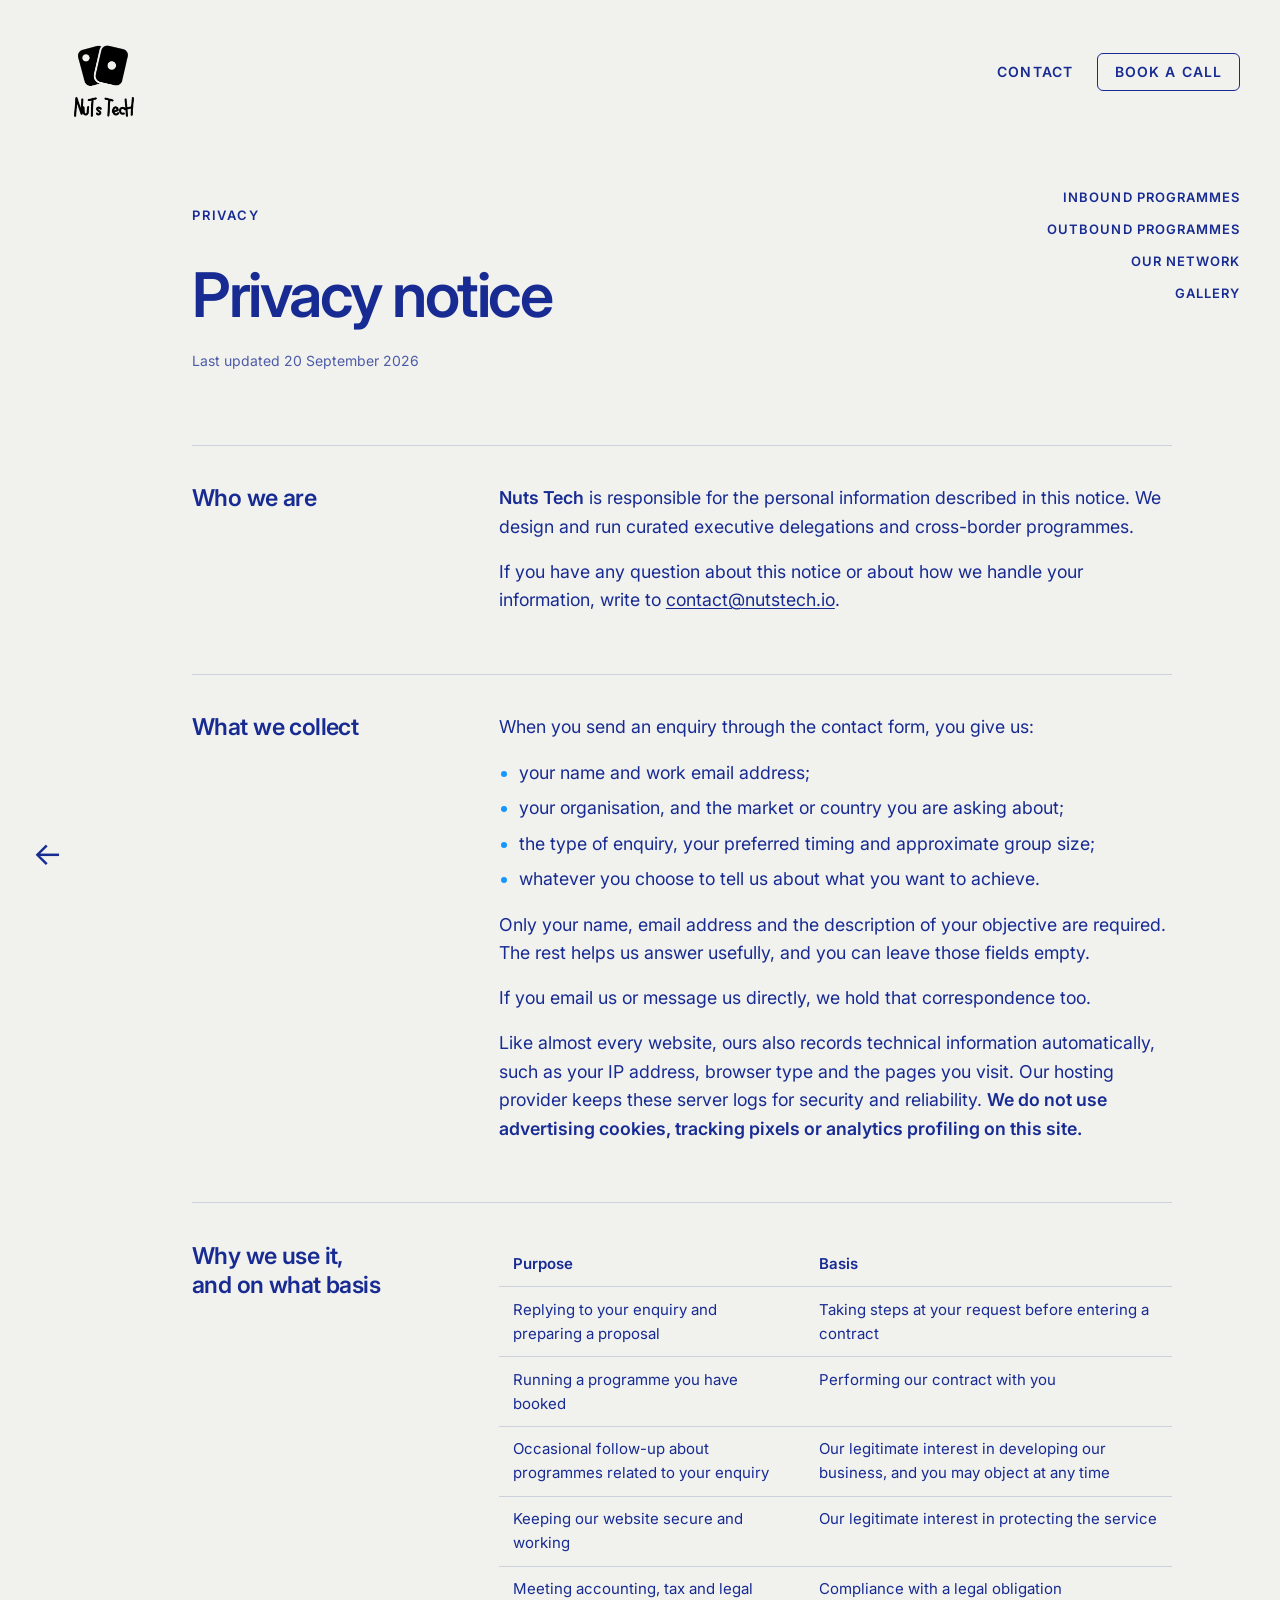
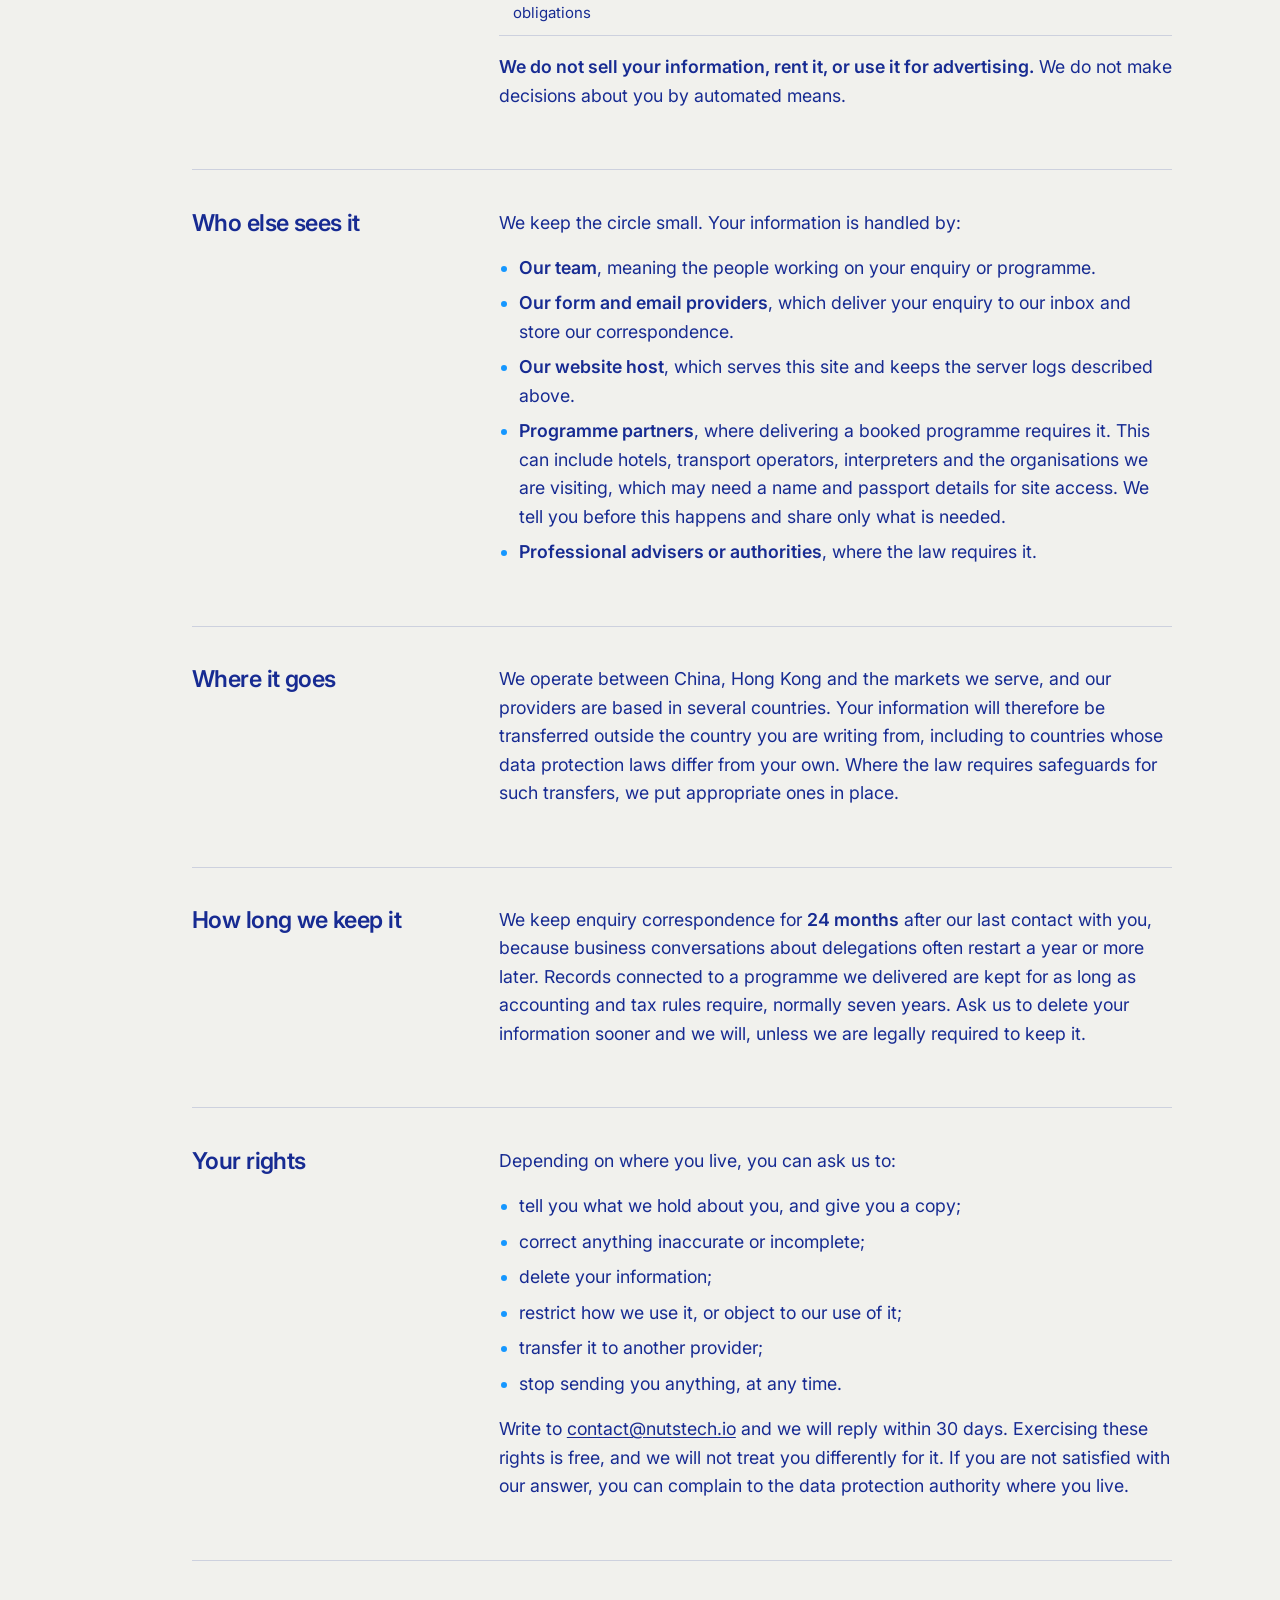
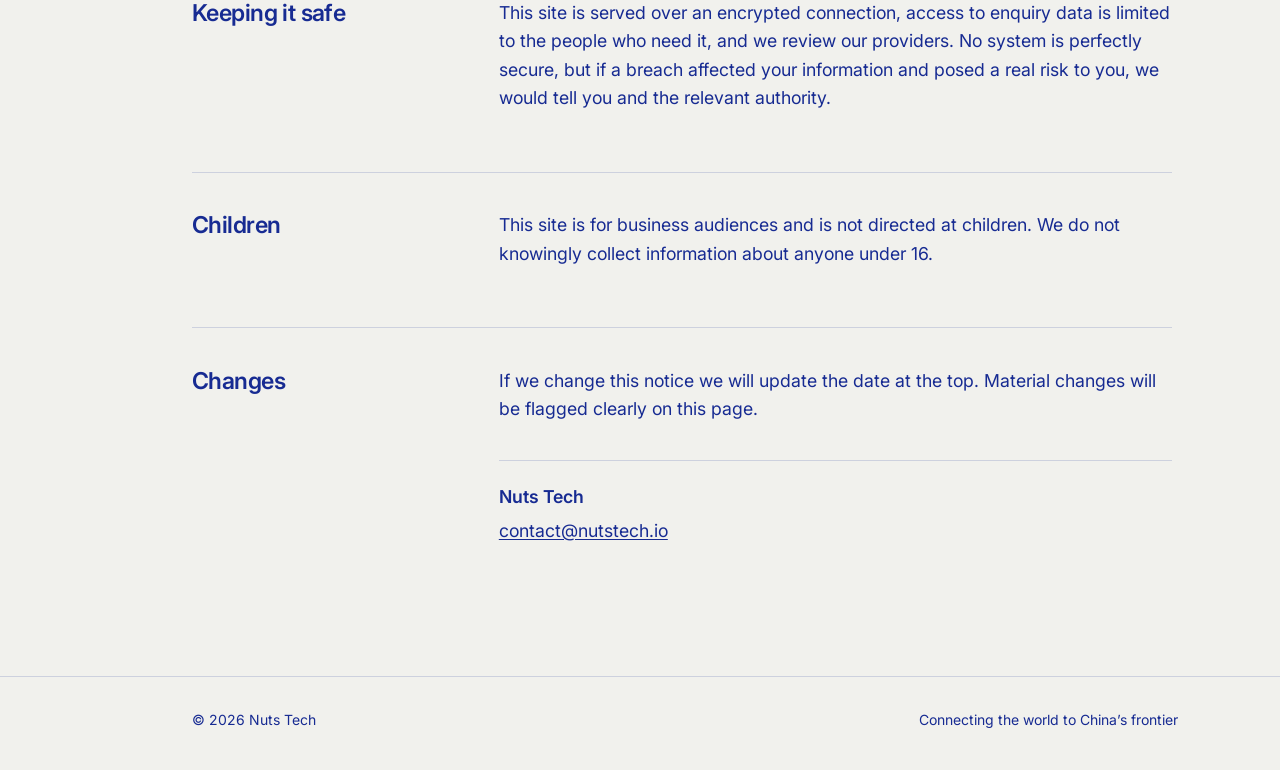
<file: privacy.html>
<!DOCTYPE html>
<html lang="en">
<head>
<meta charset="utf-8">
<meta name="viewport" content="width=device-width, initial-scale=1.0">
<title>Privacy Notice — Nuts Tech</title>
<!-- Search & AI discovery -->
<link rel="canonical" href="https://nutstech.io/privacy.html" />

<meta name="description" content="How Nuts Tech collects, uses and protects the personal information you share through this website.">
<meta name="robots" content="noindex, follow">
<style>
:root {
  --ground: #f1f1ed;
  --blue: #172b92;
  --accent: #1597ff;
  --soft-line: rgba(23, 43, 146, .16);
  --content-left: clamp(7rem, 15.8vw, 12rem);
  --content-right: clamp(3rem, 8vw, 7.5rem);
  --page-max: 1440px;
}
* { box-sizing: border-box; }
html { scroll-behavior: smooth; background: var(--ground); }
body {
  margin: 0;
  min-height: 100vh;
  background: var(--ground);
  color: var(--blue);
  font-family: 'Inter', -apple-system, BlinkMacSystemFont, 'Segoe UI', Arial, sans-serif;
  font-size: clamp(1rem, .95rem + .2vw, 1.0625rem);
  line-height: 1.65;
  -webkit-font-smoothing: antialiased;
  text-rendering: optimizeLegibility;
}
a { color: inherit; }
::selection { background: rgba(21,151,255,.2); }

.site-chrome {
  position: sticky; top: 0; width: 100%; z-index: 1000;
  display: flex; align-items: center; justify-content: space-between;
  background: rgba(241, 241, 237, .98);
  border-bottom: 1px solid rgba(23, 43, 146, .12);
  pointer-events: auto;
}
.logo {
  position: static; pointer-events: auto; display: flex;
  align-items: center; height: 100%;
}
.logo img { object-fit: contain; display: block; }
.top-link {
  position: static; display: inline-flex; align-items: center;
  pointer-events: auto; text-decoration: none; text-transform: uppercase;
  font-size: .875rem; font-weight: 600; letter-spacing: .08em;
  transition: color .2s ease;
}
.top-link:hover { color: var(--accent); }
.home-back {
  position: fixed; left: 1.55rem; bottom: calc(1.45rem + env(safe-area-inset-bottom));
  z-index: 105; width: 46px; height: 46px; display: inline-flex;
  align-items: center; justify-content: center; color: var(--blue);
  text-decoration: none; font-size: 2rem; line-height: 1;
  transition: color .2s ease, transform .2s ease;
}
.home-back:hover { color: var(--accent); transform: translateX(-3px); }
.page-nav a {
  text-decoration: none;
  transition: color .18s ease, transform .18s ease;
}
.page-nav a:hover,
.page-nav a.active { color: var(--accent); }
.page-nav a:hover { transform: translateX(-3px); }
.home-back:focus-visible, .logo:focus-visible, .top-link:focus-visible,
.prose a:focus-visible { outline: 2px solid var(--accent); outline-offset: 4px; }

.page {
  max-width: var(--page-max); margin: 0 auto;
  padding: 9.15rem var(--content-right) 5.5rem var(--content-left);
}
.section-label {
  font-size: .8125rem; font-weight: 600; letter-spacing: .14em;
  text-transform: uppercase; margin: 0 0 2.25rem;
}
.page-title {
  margin: 0; color: var(--blue); font-weight: 700;
  letter-spacing: -.045em; line-height: 1.06;
  max-width: 760px; font-size: clamp(2.35rem, 3.9vw, 3.9rem);
}
.updated { margin: 1.35rem 0 0; font-size: .875rem; opacity: .75; }

.prose { width: min(980px, 100%); margin-top: 4.5rem; }
.privacy-section {
  display: grid;
  grid-template-columns: minmax(170px, 230px) minmax(0, 1fr);
  gap: clamp(2rem, 6vw, 5.5rem);
  padding: 2.4rem 0 2.65rem;
  border-top: 1px solid var(--soft-line);
}
.privacy-section h2 {
  font-size: clamp(1.25rem, 1.05rem + .5vw, 1.5rem);
  font-weight: 600; letter-spacing: -.025em; line-height: 1.25;
  margin: 0;
}
.privacy-copy { min-width: 0; max-width: 68ch; }
.privacy-copy p { margin: 0 0 1.05rem; }
.privacy-copy ul { margin: 0 0 1.05rem; padding-left: 1.25rem; }
.prose li { margin-bottom: .45rem; }
.prose li::marker { color: var(--accent); }
.prose a { text-decoration-thickness: 1px; text-underline-offset: 2px; }
.prose a:hover { color: var(--accent); }
.prose strong { font-weight: 600; }
.tablewrap { overflow-x: auto; margin: 0 0 1.05rem; }
table { border-collapse: collapse; width: 100%; font-size: .9375rem; }
th, td { text-align: left; vertical-align: top; padding: .65rem .9rem; border-bottom: 1px solid var(--soft-line); }
th { font-weight: 600; white-space: nowrap; }
.contact-block {
  margin-top: 2.25rem; padding: 1.4rem 0 0;
  border-top: 1px solid var(--soft-line);
}
.contact-block p { margin: 0 0 .35rem; }
.contact-block p:last-child { margin-bottom: 0; }

footer {
  max-width: var(--page-max); margin: 0 auto;
  padding: 2rem var(--content-right) 2.4rem var(--content-left);
  display: flex; justify-content: space-between; gap: 2rem;
  font-size: .76rem; font-weight: 400;
  border-top: 1px solid var(--soft-line);
}

@media (max-width: 820px) {
  .page { padding-right: 1.35rem; padding-bottom: 6rem; padding-left: 1.35rem; }
  .home-back { left: .75rem; bottom: calc(.8rem + env(safe-area-inset-bottom)); width: 44px; height: 44px; font-size: 1.85rem; }
  .page-title { max-width: 95%; font-size: clamp(2.05rem, 8.4vw, 2.85rem); }
  .prose { margin-top: 3.25rem; }
  .privacy-section { grid-template-columns: 1fr; gap: 1.2rem; padding: 2rem 0 2.2rem; }
  .privacy-copy { max-width: none; }
  th { white-space: normal; }
  footer { padding-left: 1.35rem; padding-right: 1.35rem; flex-direction: column; }
}
</style>
<link rel="stylesheet" href="https://fonts.googleapis.com/css2?family=Inter:wght@400;500;600;700&display=swap">
<link rel="stylesheet" href="typography.css">
<link rel="stylesheet" href="site-header.css?v=10">
</head>
<body>

<div class="site-chrome">
  <a aria-label="Nuts Tech home" class="logo" href="index.html"><img src="nuts-tech-logo.png" alt="Nuts Tech logo"></a>
  <a class="top-link" href="contact.html">CONTACT</a>
  <a class="top-link top-cta" href="schedule.html">BOOK A CALL</a>
</div>
<a aria-label="Back to home" class="home-back" href="index.html" title="Back to home">←</a>

<main>
<section class="page">
  <nav class="page-nav" aria-label="Main programme pages">
    <a href="inbound.html">Inbound Programmes</a>
    <a href="outbound.html">Outbound Programmes</a>
    <a href="partnerships.html">Our Network</a>
    <a href="gallery.html">Gallery</a>
  </nav>
  <p class="section-label">Privacy</p>
  <h1 class="page-title">Privacy notice</h1>
  <p class="updated">Last updated 20 September 2026</p>

  <div class="prose">
    <section class="privacy-section">
      <h2>Who we are</h2>
      <div class="privacy-copy">
        <p><strong>Nuts Tech</strong> is responsible for the personal information described in this notice. We design and run curated executive delegations and cross-border programmes.</p>
            <p>If you have any question about this notice or about how we handle your information, write to <a href="mailto:contact@nutstech.io">contact@nutstech.io</a>.</p>
      </div>
    </section>
    <section class="privacy-section">
      <h2>What we collect</h2>
      <div class="privacy-copy">
        <p>When you send an enquiry through the contact form, you give us:</p>
            <ul>
              <li>your name and work email address;</li>
              <li>your organisation, and the market or country you are asking about;</li>
              <li>the type of enquiry, your preferred timing and approximate group size;</li>
              <li>whatever you choose to tell us about what you want to achieve.</li>
            </ul>
            <p>Only your name, email address and the description of your objective are required. The rest helps us answer usefully, and you can leave those fields empty.</p>
            <p>If you email us or message us directly, we hold that correspondence too.</p>
            <p>Like almost every website, ours also records technical information automatically, such as your IP address, browser type and the pages you visit. Our hosting provider keeps these server logs for security and reliability. <strong>We do not use advertising cookies, tracking pixels or analytics profiling on this site.</strong></p>
      </div>
    </section>
    <section class="privacy-section">
      <h2>Why we use it, and on what basis</h2>
      <div class="privacy-copy">
        <div class="tablewrap">
              <table>
                <tr><th>Purpose</th><th>Basis</th></tr>
                <tr><td>Replying to your enquiry and preparing a proposal</td><td>Taking steps at your request before entering a contract</td></tr>
                <tr><td>Running a programme you have booked</td><td>Performing our contract with you</td></tr>
                <tr><td>Occasional follow-up about programmes related to your enquiry</td><td>Our legitimate interest in developing our business, and you may object at any time</td></tr>
                <tr><td>Keeping our website secure and working</td><td>Our legitimate interest in protecting the service</td></tr>
                <tr><td>Meeting accounting, tax and legal obligations</td><td>Compliance with a legal obligation</td></tr>
              </table>
            </div>
            <p><strong>We do not sell your information, rent it, or use it for advertising.</strong> We do not make decisions about you by automated means.</p>
      </div>
    </section>
    <section class="privacy-section">
      <h2>Who else sees it</h2>
      <div class="privacy-copy">
        <p>We keep the circle small. Your information is handled by:</p>
            <ul>
              <li><strong>Our team</strong>, meaning the people working on your enquiry or programme.</li>
              <li><strong>Our form and email providers</strong>, which deliver your enquiry to our inbox and store our correspondence.</li>
              <li><strong>Our website host</strong>, which serves this site and keeps the server logs described above.</li>
              <li><strong>Programme partners</strong>, where delivering a booked programme requires it. This can include hotels, transport operators, interpreters and the organisations we are visiting, which may need a name and passport details for site access. We tell you before this happens and share only what is needed.</li>
              <li><strong>Professional advisers or authorities</strong>, where the law requires it.</li>
            </ul>
      </div>
    </section>
    <section class="privacy-section">
      <h2>Where it goes</h2>
      <div class="privacy-copy">
        <p>We operate between China, Hong Kong and the markets we serve, and our providers are based in several countries. Your information will therefore be transferred outside the country you are writing from, including to countries whose data protection laws differ from your own. Where the law requires safeguards for such transfers, we put appropriate ones in place.</p>
      </div>
    </section>
    <section class="privacy-section">
      <h2>How long we keep it</h2>
      <div class="privacy-copy">
        <p>We keep enquiry correspondence for <strong>24 months</strong> after our last contact with you, because business conversations about delegations often restart a year or more later. Records connected to a programme we delivered are kept for as long as accounting and tax rules require, normally seven years. Ask us to delete your information sooner and we will, unless we are legally required to keep it.</p>
      </div>
    </section>
    <section class="privacy-section">
      <h2>Your rights</h2>
      <div class="privacy-copy">
        <p>Depending on where you live, you can ask us to:</p>
            <ul>
              <li>tell you what we hold about you, and give you a copy;</li>
              <li>correct anything inaccurate or incomplete;</li>
              <li>delete your information;</li>
              <li>restrict how we use it, or object to our use of it;</li>
              <li>transfer it to another provider;</li>
              <li>stop sending you anything, at any time.</li>
            </ul>
            <p>Write to <a href="mailto:contact@nutstech.io">contact@nutstech.io</a> and we will reply within 30 days. Exercising these rights is free, and we will not treat you differently for it. If you are not satisfied with our answer, you can complain to the data protection authority where you live.</p>
      </div>
    </section>
    <section class="privacy-section">
      <h2>Keeping it safe</h2>
      <div class="privacy-copy">
        <p>This site is served over an encrypted connection, access to enquiry data is limited to the people who need it, and we review our providers. No system is perfectly secure, but if a breach affected your information and posed a real risk to you, we would tell you and the relevant authority.</p>
      </div>
    </section>
    <section class="privacy-section">
      <h2>Children</h2>
      <div class="privacy-copy">
        <p>This site is for business audiences and is not directed at children. We do not knowingly collect information about anyone under 16.</p>
      </div>
    </section>
    <section class="privacy-section">
      <h2>Changes</h2>
      <div class="privacy-copy">
        <p>If we change this notice we will update the date at the top. Material changes will be flagged clearly on this page.</p>

            <div class="contact-block">
              <p><strong>Nuts Tech</strong></p>
              <p><a href="mailto:contact@nutstech.io">contact@nutstech.io</a></p>
            </div>
      </div>
    </section>
  </div>
</section>
</main>
<footer><span>© 2026 Nuts Tech</span><span>Connecting the world to China’s frontier</span></footer>

</body>
</html>
</file>
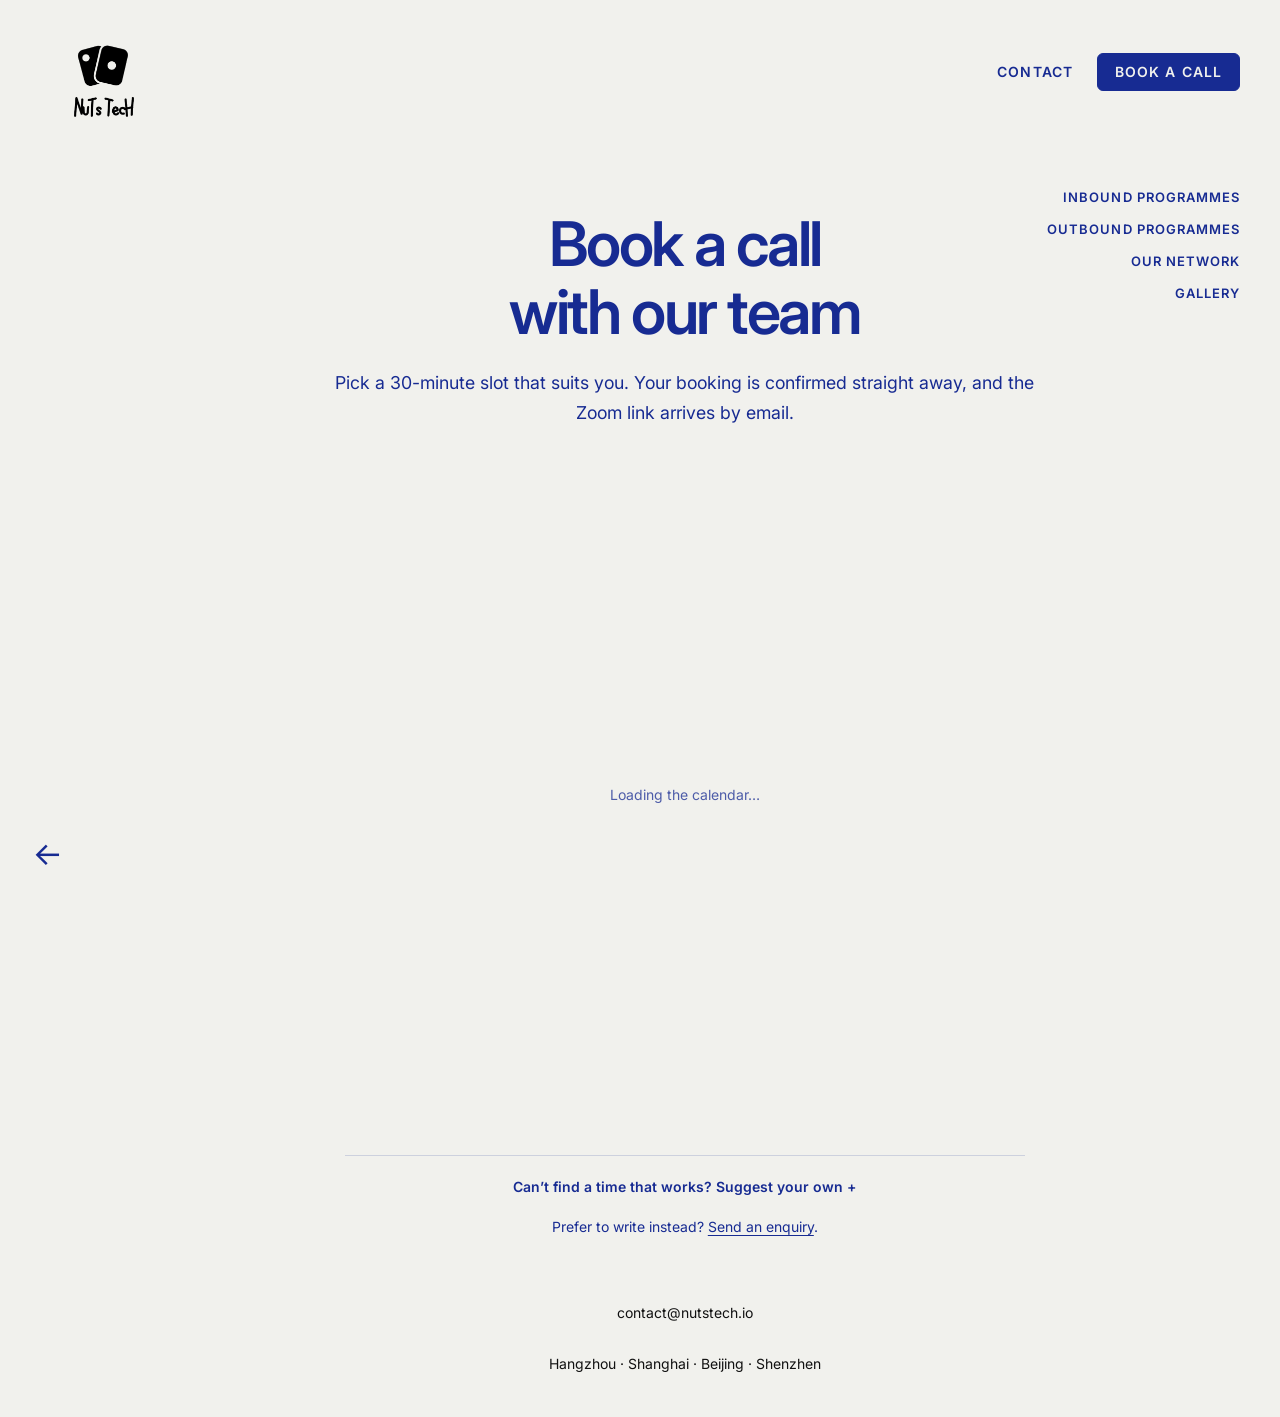
<file: schedule.html>
<!doctype html>
<html lang="en">
<head>
<meta charset="UTF-8" />
<meta name="viewport" content="width=device-width, initial-scale=1.0" />
<meta name="description" content="Book a 30-minute call with Nuts Tech to talk through executive delegations, inbound and outbound programmes, or partnerships." />
<title>Book a Call — Nuts Tech</title>
<!-- Search & AI discovery -->
<link rel="canonical" href="https://nutstech.io/schedule.html" />
<meta property="og:type" content="website" />
<meta property="og:site_name" content="Nuts Tech" />
<meta property="og:title" content="Book a Call — Nuts Tech" />
<meta property="og:description" content="Book a 30-minute call with Nuts Tech to talk through executive delegations, inbound and outbound programmes, or partnerships." />
<meta property="og:url" content="https://nutstech.io/schedule.html" />
<meta property="og:image" content="https://nutstech.io/images/gallery-optimized/shenzhen-executive-discussion-1200.jpg" />
<meta property="og:image:alt" content="Executive delegation attending a presentation in Shenzhen" />
<meta name="twitter:card" content="summary_large_image" />

<link rel="preconnect" href="https://fonts.googleapis.com">
<link rel="preconnect" href="https://fonts.gstatic.com" crossorigin>
<link href="https://fonts.googleapis.com/css2?family=Inter:wght@400;500;600;700&display=swap" rel="stylesheet">
<style>
:root {
  --ground: #f1f1ed;
  --blue: #172b92;
  --accent: #1597ff;
  --line: rgba(23, 43, 146, .72);
  --soft-line: rgba(23, 43, 146, .16);
  --content-left: clamp(7rem, 15.8vw, 12rem);
  --content-right: clamp(3rem, 8vw, 7.5rem);
  --page-max: 1440px;
}
* { box-sizing: border-box; }
html { scroll-behavior: smooth; background: var(--ground); }
body {
  margin: 0;
  min-height: 100vh;
  background: var(--ground);
  color: var(--blue);
  font-family: 'Inter', Arial, sans-serif;
  -webkit-font-smoothing: antialiased;
  text-rendering: optimizeLegibility;
}
a { color: inherit; }
button, input, textarea, select { font: inherit; }
::selection { background: rgba(21,151,255,.2); }

.site-chrome {
  position: fixed;
  inset: 0 0 auto 0;
  z-index: 50;
  pointer-events: none;
}
.logo {
  position: fixed;
  top: 2.05rem;
  left: 1.55rem;
  pointer-events: auto;
  display: block;
}
.logo img {
  width: 92px;
  height: 92px;
  object-fit: contain;
  display: block;
}
.top-link {
  position: fixed;
  top: 4.7rem;
  right: var(--content-right);
  pointer-events: auto;
  text-decoration: none;
  text-transform: uppercase;
  font-size: 1.02rem;
  font-weight: 400;
  letter-spacing: -.015em;
  transition: color .2s ease, opacity .2s ease;
}
.top-link:hover { color: var(--accent); }

.page {
  min-height: 100svh;
  max-width: var(--page-max);
  margin: 0 auto;
  padding: 9.15rem var(--content-right) 4.75rem var(--content-left);
  position: relative;
  display: flex;
  flex-direction: column;
}
.eyebrow,
.section-label {
  text-transform: uppercase;
  font-weight: 700;
  letter-spacing: .30em;
}
.eyebrow {
  margin: 3.55rem 0 3.1rem;
  font-size: clamp(.95rem, 1.32vw, 1.3rem);
}
.section-label {
  margin: 3.2rem 0 3.5rem;
  font-size: clamp(.93rem, 1.15vw, 1.18rem);
}
.hero h1,
.page-title {
  margin: 0;
  color: var(--blue);
  font-weight: 700;
  letter-spacing: -.045em;
  line-height: 1.06;
}
.hero h1 {
  max-width: 525px;
  font-size: clamp(2.65rem, 4.6vw, 4.65rem);
}
.page-title {
  max-width: 680px;
  font-size: clamp(2.55rem, 4.25vw, 4.45rem);
}
.hero-copy {
  margin-top: 3.05rem;
  max-width: 800px;
}
.hero-copy .lead {
  margin: 0 0 1.75rem;
  font-size: clamp(1.03rem, 1.47vw, 1.48rem);
  line-height: 1.35;
  font-weight: 400;
}
.hero-copy .sub {
  margin: 0;
  max-width: 790px;
  font-size: clamp(.94rem, 1.13vw, 1.14rem);
  line-height: 1.34;
  font-weight: 500;
}
.hero-nav,
.page-nav {
  margin-top: auto;
  align-self: flex-end;
  display: flex;
  flex-direction: column;
  align-items: flex-end;
  gap: .72rem;
  padding-top: 3.8rem;
  font-size: clamp(1.02rem, 1.38vw, 1.38rem);
  font-style: italic;
  font-weight: 400;
  text-transform: uppercase;
}
.hero-nav a,
.page-nav a {
  text-decoration: none;
  transition: color .18s ease, transform .18s ease;
}
.hero-nav a:hover,
.hero-nav a.active,
.page-nav a:hover,
.page-nav a.active {
  color: var(--accent);
}
.hero-nav a:hover,
.page-nav a:hover { transform: translateX(-3px); }

.home-body { padding-top: 2.6rem; }
.home-body .intro-grid {
  width: min(940px, 100%);
  display: grid;
  grid-template-columns: 1.05fr .95fr;
  gap: 5.2rem;
  padding: 4.5rem 0 5.2rem;
  border-top: 1px solid var(--soft-line);
}
.home-body h2 {
  margin: 0;
  font-size: clamp(2rem, 3vw, 3.2rem);
  line-height: 1.08;
  letter-spacing: -.04em;
}
.home-body p {
  margin: 0;
  font-size: 1.06rem;
  line-height: 1.6;
  font-weight: 400;
}
.city-grid,
.steps-grid {
  display: grid;
  grid-template-columns: repeat(2, minmax(0, 1fr));
  gap: 3rem 5rem;
  width: min(920px, 100%);
  padding-top: .8rem;
}
.city-grid h3,
.steps-grid h3 {
  margin: 0 0 .5rem;
  font-size: 1.32rem;
}
.city-grid p,
.steps-grid p {
  margin: 0;
  font-size: 1rem;
  line-height: 1.48;
  font-weight: 400;
}
.step-num {
  display: block;
  margin-bottom: .78rem;
  font-size: .82rem;
  letter-spacing: .17em;
}

.landing-intro {
  margin: 2.75rem 0 4.35rem;
  max-width: 770px;
  font-size: 1.13rem;
  line-height: 1.5;
  font-weight: 400;
}
.programme-list {
  width: min(940px, 100%);
  margin-top: 1rem;
}
.programme-row {
  padding: 2.05rem 0 2.5rem;
  border-bottom: 1px solid var(--line);
}
.programme-row:first-child { padding-top: 0; }
.programme-head {
  display: grid;
  grid-template-columns: minmax(290px, 1fr) 1.72fr;
  gap: 2.5rem;
  align-items: baseline;
}
.programme-name,
.programme-meta {
  margin: 0;
  font-size: clamp(.98rem, 1.28vw, 1.28rem);
  line-height: 1.25;
}
.programme-name { font-weight: 700; }
.programme-meta { font-weight: 400; }
.programme-desc {
  margin: 1.95rem 0 0;
  max-width: 920px;
  font-size: clamp(.96rem, 1.18vw, 1.14rem);
  line-height: 1.38;
  font-weight: 400;
}
.pricing {
  width: min(940px, 100%);
  text-align: center;
  margin: 2.55rem 0 0;
  font-size: .91rem;
  line-height: 1.45;
  font-weight: 400;
}
.split {
  display: grid;
  grid-template-columns: 1fr 1fr;
  gap: 5.2rem;
  width: min(980px, 100%);
  margin-top: 1.05rem;
}
.split-card {
  padding-top: 1.65rem;
  border-top: 1px solid var(--line);
}
.split-card h3 { margin: 0 0 .8rem; font-size: 1.31rem; }
.split-card p { margin: 0; font-size: 1.03rem; line-height: 1.56; font-weight: 400; }
.subsection { margin-top: 4.7rem; width: min(980px, 100%); }
.subsection h2 {
  margin: 0 0 1.9rem;
  font-size: clamp(1.75rem, 2.5vw, 2.7rem);
  line-height: 1.1;
  letter-spacing: -.035em;
}

/* Contact */
.contact-page {
  min-height: 100svh;
  padding-top: 10.4rem;
  padding-bottom: 2.55rem;
  display: flex;
  flex-direction: column;
  align-items: center;
}
.contact-title-wrap {
  width: min(720px, 100%);
  margin: 2.9rem auto 0;
  text-align: center;
}
.contact-title-wrap .page-title {
  max-width: 650px;
  margin: 0 auto;
  font-size: clamp(2.05rem, 3.15vw, 3.15rem);
  line-height: 1.08;
  letter-spacing: -.045em;
}
.contact-intro {
  max-width: 610px;
  margin: 1.4rem auto 0;
  text-align: center;
  font-size: .92rem;
  line-height: 1.55;
  font-weight: 400;
  opacity: .78;
}
.contact-form {
  width: min(680px, 74vw);
  margin: 3.55rem auto 0;
}
.contact-form-grid {
  display: grid;
  grid-template-columns: repeat(2, minmax(0, 1fr));
  gap: 1.55rem 2rem;
}
.field { width: 100%; }
.field.full { grid-column: 1 / -1; }
label {
  display: block;
  margin: 0 0 .47rem .15rem;
  font-size: .69rem;
  letter-spacing: 0;
  text-transform: none;
  font-weight: 400;
}
input,
select,
textarea {
  width: 100%;
  padding: .1rem .15rem .45rem;
  border: 0;
  border-bottom: 1px solid rgba(23,43,146,.62);
  border-radius: 0;
  background: transparent;
  color: var(--blue);
  font-size: .95rem;
  font-weight: 400;
  outline: none;
  appearance: none;
}
input,
select { height: 2rem; }
textarea {
  min-height: 4.65rem;
  line-height: 1.5;
  resize: vertical;
}
select {
  cursor: pointer;
  background-image:
    linear-gradient(45deg, transparent 50%, var(--blue) 50%),
    linear-gradient(135deg, var(--blue) 50%, transparent 50%);
  background-position:
    calc(100% - 12px) 50%,
    calc(100% - 8px) 50%;
  background-size: 4px 4px, 4px 4px;
  background-repeat: no-repeat;
  padding-right: 1.5rem;
}
input:focus,
select:focus,
textarea:focus { border-bottom-color: var(--blue); }
input::placeholder,
textarea::placeholder { color: rgba(23,43,146,.48); }
.form-guidance {
  grid-column: 1 / -1;
  margin: -.2rem 0 0;
  text-align: center;
  font-size: .68rem;
  line-height: 1.5;
  font-weight: 400;
  opacity: .62;
}
.form-footer {
  margin-top: 1rem;
  display: flex;
  justify-content: flex-end;
}
.submit-btn {
  border: 0;
  background: transparent;
  color: var(--blue);
  padding: .25rem 0;
  font-size: .68rem;
  font-weight: 500;
  letter-spacing: .11em;
  text-transform: uppercase;
  cursor: pointer;
  opacity: .72;
  transition: color .18s ease, opacity .18s ease;
}
.submit-btn:hover,
.submit-btn:focus-visible { color: var(--accent); opacity: 1; }
.form-status {
  min-height: 1rem;
  margin: .5rem 0 0;
  text-align: right;
  font-size: .72rem;
  line-height: 1.35;
  font-weight: 400;
}
.form-status.success { color: var(--blue); }
.form-status.error { color: #7b1f1f; }
.privacy-note {
  max-width: 100%;
  margin: .85rem 0 0 auto;
  text-align: right;
  font-size: .72rem;
  line-height: 1.55;
  color: rgba(23,43,146,.78);
}
.privacy-note a {
  color: var(--blue);
  white-space: nowrap;
  text-decoration: underline;
  text-decoration-thickness: 1px;
  text-underline-offset: 3px;
}
.privacy-note a:hover { color: var(--accent); }
.hp-field { position: absolute !important; left: -9999px !important; }
.contact-bottom {
  margin-top: auto;
  padding-top: 4rem;
  text-align: center;
  color: #111;
  font-size: .73rem;
  line-height: 1.42;
  font-weight: 400;
}
.contact-bottom a {
  color: inherit;
  text-decoration: none;
}
.contact-bottom a:hover { color: var(--accent); }
.contact-bottom .cities {
  margin: 1.8rem 0 0;
}

.thanks-page {
  align-items: flex-start;
  justify-content: center;
}
.thanks-page .page-title { max-width: 620px; }
.thanks-page p { max-width: 600px; font-size: 1.05rem; line-height: 1.6; font-weight: 400; }
.back-link { display: inline-block; margin-top: 2rem; text-decoration: none; border-bottom: 1px solid currentColor; }

footer {
  max-width: var(--page-max);
  margin: 0 auto;
  padding: 2rem var(--content-right) 2.4rem var(--content-left);
  display: flex;
  justify-content: space-between;
  gap: 2rem;
  font-size: .76rem;
  font-weight: 400;
  border-top: 1px solid var(--soft-line);
}

@media (max-width: 820px) {
  :root { --content-left: 2rem; --content-right: 2rem; }
  .logo { top: 1rem; left: .9rem; }
  .logo img { width: 72px; height: 72px; }
  .top-link { top: 2.15rem; right: 1.35rem; font-size: .88rem; }
  .page { padding-top: 7.2rem; padding-bottom: 3rem; }
  .hero { min-height: 100svh; }
  .eyebrow { margin-top: 2.1rem; margin-bottom: 1.9rem; letter-spacing: .19em; }
  .section-label { letter-spacing: .19em; margin-top: 2.2rem; }
  .hero h1,
  .page-title { max-width: 95%; }
  .hero-copy { margin-top: 2.25rem; }
  .hero-nav,
  .page-nav { font-size: .98rem; padding-top: 2.8rem; gap: .62rem; }
  .home-body .intro-grid,
  .split,
  .contact-panel,
  .contact-form-grid { grid-template-columns: 1fr; gap: 2.6rem; }
  .city-grid,
  .steps-grid { grid-template-columns: 1fr; gap: 2.25rem; }
  .programme-head { grid-template-columns: 1fr; gap: .42rem; }
  .programme-desc { margin-top: 1.2rem; }
  .landing-intro { margin-top: 2.2rem; }
  .contact-page {
    min-height: 100svh;
    padding-top: 7.1rem;
    padding-bottom: 2rem;
    padding-left: 1.35rem;
    padding-right: 1.35rem;
  }
  .contact-title-wrap { margin-top: 1.6rem; text-align: center; }
  .contact-title-wrap .page-title {
    max-width: 95%;
    font-size: clamp(2rem, 9.4vw, 2.65rem);
    line-height: 1.06;
  }
  .contact-intro {
    max-width: 94%;
    margin-top: 1.05rem;
    font-size: .82rem;
    line-height: 1.5;
  }
  .contact-form { width: 100%; margin-top: 2.6rem; }
  .contact-form-grid { grid-template-columns: 1fr; gap: 1.35rem; }
  .field.full { grid-column: auto; }
  label { font-size: .68rem; }
  input, select, textarea { font-size: .92rem; }
  textarea { min-height: 4.4rem; }
  .form-guidance { grid-column: auto; font-size: .66rem; }
  .form-footer { justify-content: flex-end; margin-top: .7rem; }
  .submit-btn { font-size: .66rem; }
  .privacy-note { margin-top: .75rem; font-size: .68rem; }
  .contact-bottom { padding-top: 2.7rem; font-size: .7rem; }
  .contact-bottom .cities { margin-top: 1.45rem; }
  footer { padding-left: 2rem; padding-right: 2rem; flex-direction: column; }
}

/* --- Shared persistent navigation --- */
.site-chrome {
  position: fixed !important;
  inset: 0 0 auto 0 !important;
  z-index: 100 !important;
  pointer-events: none !important;
}
.logo,
.top-link {
  position: fixed !important;
  z-index: 101 !important;
  pointer-events: auto !important;
}
.logo { top: 2.05rem !important; left: 1.55rem !important; }
.top-link { top: 4.7rem !important; right: var(--content-right) !important; }

.home-back {
  position: fixed;
  left: 1.55rem;
  bottom: calc(1.45rem + env(safe-area-inset-bottom));
  z-index: 105;
  width: 46px;
  height: 46px;
  display: inline-flex;
  align-items: center;
  justify-content: center;
  color: var(--blue);
  text-decoration: none;
  font-size: 2rem;
  line-height: 1;
  font-weight: 400;
  transition: color .18s ease, transform .18s ease;
}
.home-back:hover {
  color: var(--accent);
  transform: translateX(-3px);
}
.home-back:focus-visible,
.logo:focus-visible,
.top-link:focus-visible {
  outline: 2px solid var(--accent);
  outline-offset: 4px;
}

/* Homepage programme links replace the old bottom-right menu. */
.programme-index {
  width: min(920px, 100%);
  display: grid;
  grid-template-columns: repeat(3, minmax(0, 1fr));
  gap: 2.2rem 3rem;
  margin: .9rem 0 5.4rem;
}
.programme-index a {
  display: block;
  padding-top: 1.15rem;
  border-top: 1px solid var(--line);
  color: var(--blue);
  text-decoration: none;
  transition: color .18s ease, transform .18s ease;
}
.programme-index a:hover {
  color: var(--accent);
  transform: translateY(-2px);
}
.programme-index h3 {
  margin: 0 0 .55rem;
  font-size: 1.18rem;
  line-height: 1.25;
}
.programme-index p {
  margin: 0;
  font-size: .93rem;
  line-height: 1.5;
}

/* Outbound page: compact editorial programme list matching the supplied reference. */
.outbound-list-page {
  min-height: 100svh;
  justify-content: center;
  padding-top: 8.8rem;
  padding-bottom: 5.2rem;
}
.outbound-list-page .programme-list {
  width: min(940px, 100%);
  margin: 0;
}
.outbound-list-page .pricing {
  margin-top: 2.35rem;
}

@media (max-width: 820px) {
  .logo { top: 1rem !important; left: .9rem !important; }
  .top-link { top: 2.15rem !important; right: 1.35rem !important; }
  .home-back {
    left: .75rem;
    bottom: calc(.8rem + env(safe-area-inset-bottom));
    width: 44px;
    height: 44px;
    font-size: 1.85rem;
  }
  .programme-index {
    grid-template-columns: 1fr;
    gap: 1.65rem;
    margin-bottom: 4rem;
  }
  .programme-index a { padding-top: 1rem; }
  .outbound-list-page {
    justify-content: flex-start;
    padding-top: 8.2rem;
    padding-bottom: 5.6rem;
  }
}


/* --- Sticky contained header bar --- */
.site-chrome {
  position: sticky !important;
  top: 0 !important;
  left: auto !important;
  right: auto !important;
  width: 100% !important;
  height: 116px !important;
  z-index: 1000 !important;
  display: flex !important;
  align-items: center !important;
  justify-content: space-between !important;
  padding: 0 var(--content-right) 0 1.55rem !important;
  background: rgba(241, 241, 237, .98) !important;
  border-bottom: 1px solid rgba(23, 43, 146, .12) !important;
  pointer-events: auto !important;
}

.site-chrome .logo,
.site-chrome .top-link {
  position: static !important;
  inset: auto !important;
  pointer-events: auto !important;
}

.site-chrome .logo {
  display: flex !important;
  align-items: center !important;
  height: 100% !important;
}

.site-chrome .logo img {
  width: 82px !important;
  height: 82px !important;
  object-fit: contain !important;
  display: block !important;
}

.site-chrome .top-link {
  display: inline-flex !important;
  align-items: center !important;
  height: 100% !important;
  margin: 0 !important;
}

/* Header now occupies its own row, so page content never sits underneath it. */
.page {
  padding-top: 3.25rem !important;
}

.outbound-list-page {
  padding-top: 3.25rem !important;
}

@media (max-width: 820px) {
  .site-chrome {
    height: 78px !important;
    padding: 0 1.25rem 0 .85rem !important;
  }

  .site-chrome .logo img {
    width: 62px !important;
    height: 62px !important;
  }

  .site-chrome .top-link {
    font-size: .82rem !important;
    letter-spacing: .01em !important;
  }

  .page,
  .outbound-list-page {
    padding-top: 2rem !important;
  }
}

</style>
<link rel="stylesheet" href="typography.css">
<link rel="stylesheet" href="site-header.css?v=10">
<style>
  .schedule-form .slot-label {
    grid-column: 1 / -1;
    margin: .6rem 0 -.6rem .15rem;
    font-size: .8125rem;
    font-weight: 600;
    letter-spacing: .1em;
    text-transform: uppercase;
  }
  .schedule-form input[type="date"],
  .schedule-form input[type="time"] { cursor: pointer; }
  .schedule-form .field-hint {
    display: block;
    margin: .4rem 0 0 .15rem;
    font-size: .75rem;
    line-height: 1.45;
    opacity: .75;
  }
  .schedule-alt {
    margin: 1.1rem 0 0;
    text-align: center;
    font-size: var(--type-small);
  }
  .schedule-alt a { text-decoration: underline; text-underline-offset: 3px; }
  .schedule-alt a:hover { color: var(--accent); }
  .cal-wrap {
    position: relative;
    width: min(980px, 100%);
    margin: 3rem auto 0;
  }
  .cal-booker {
    width: 100%;
    min-height: 640px;
    overflow: auto;
  }
  .cal-status {
    position: absolute;
    inset: 0;
    display: flex;
    align-items: center;
    justify-content: center;
    margin: 0;
    text-align: center;
    font-size: var(--type-small);
    opacity: .75;
    pointer-events: none;
  }
  .cal-status[hidden] { display: none; }
  .cal-wrap.is-failed .cal-booker { min-height: 0; }
  .cal-wrap.is-failed .cal-status { position: static; padding: 1.5rem 0 0; opacity: 1; }
  .schedule-fallback {
    width: min(680px, 74vw);
    margin: 2.5rem auto 0;
    border-top: 1px solid var(--soft-line);
  }
  .schedule-fallback > summary {
    padding: 1.25rem 0 0;
    text-align: center;
    font-size: var(--type-small);
    font-weight: 600;
    cursor: pointer;
    list-style: none;
  }
  .schedule-fallback > summary::-webkit-details-marker { display: none; }
  .schedule-fallback > summary::after { content: " +"; }
  .schedule-fallback[open] > summary::after { content: " −"; }
  .schedule-fallback > summary:hover { color: var(--accent); }
  .schedule-fallback .contact-form { width: 100%; margin-top: 2rem; }
  .fallback-intro {
    margin: 1rem auto 0;
    max-width: 52ch;
    text-align: center;
    font-size: var(--type-small);
    opacity: .85;
  }
  @media (max-width: 820px) {
    .cal-wrap { margin-top: 2rem; }
    .schedule-fallback { width: 100%; }
  }
</style>
</head>
<body>
<div class="site-chrome">
  <a class="logo" href="index.html" aria-label="Nuts Tech home"><img src="nuts-tech-logo.png" alt="Nuts Tech logo"></a>
  <a class="top-link" href="contact.html">CONTACT</a>
  <a class="top-link top-cta" href="schedule.html" aria-current="page">BOOK A CALL</a>
</div>
<a class="home-back" href="index.html" aria-label="Back to home" title="Back to home">←</a>
<main>
<section class="page contact-page">
  <nav class="page-nav" aria-label="Main programme pages">
    <a href="inbound.html">Inbound Programmes</a>
    <a href="outbound.html">Outbound Programmes</a>
    <a href="partnerships.html">Our Network</a>
    <a href="gallery.html">Gallery</a>
  </nav>
  <div class="contact-title-wrap">
    <h1 class="page-title">Book a call<br>with our team</h1>
    <p class="contact-intro">Pick a 30-minute slot that suits you. Your booking is confirmed straight away, and the Zoom link arrives by email.</p>
  </div>

  <div class="cal-wrap">
    <div id="cal-booker" class="cal-booker" aria-label="Booking calendar"></div>
    <p class="cal-status" id="cal-status" role="status">Loading the calendar…</p>
  </div>

  <details class="schedule-fallback" id="schedule-fallback">
    <summary>Can’t find a time that works? Suggest your own</summary>
    <p class="fallback-intro">Tell us two times that suit you and we’ll do our best to make one work. We’ll confirm by email with a Zoom link, typically within 48 hours.</p>
  <form class="contact-form schedule-form" id="contact-form" name="schedule" method="POST" action="https://formsubmit.co/joyce.du@nutstech.io">
    <input type="hidden" name="_subject" value="New Nuts Tech call request">
    <input type="hidden" name="_template" value="table">

    <div class="contact-form-grid">
      <div class="field full"><label for="name">Name</label><input id="name" name="name" type="text" autocomplete="name" required></div>
      <div class="field"><label for="email">Work email</label><input id="email" name="email" type="email" autocomplete="email" required></div>
      <div class="field"><label for="organisation">Organisation</label><input id="organisation" name="organisation" type="text" autocomplete="organization"></div>

      <div class="field full">
        <label for="topic">What would you like to discuss?</label>
        <select id="topic" name="topic">
          <option value="">Select one</option>
          <option>Inbound programme</option>
          <option>Outbound programme</option>
          <option>Ulanqab programme</option>
          <option>Partnership</option>
          <option>Bespoke delegation</option>
          <option>Other</option>
        </select>
      </div>

      <div class="field full">
        <label for="timezone">Your time zone</label>
        <input id="timezone" name="timezone" type="text" placeholder="e.g. Asia/Singapore" required>
        <span class="field-hint">We’ve filled this in from your device. Change it if it’s wrong.</span>
      </div>

      <p class="slot-label">First choice</p>
      <div class="field"><label for="date-1">Date</label><input id="date-1" name="first-choice-date" type="date" required></div>
      <div class="field"><label for="time-1">Time</label><input id="time-1" name="first-choice-time" type="time" step="900" required></div>

      <p class="slot-label">Second choice</p>
      <div class="field"><label for="date-2">Date</label><input id="date-2" name="second-choice-date" type="date"></div>
      <div class="field"><label for="time-2">Time</label><input id="time-2" name="second-choice-time" type="time" step="900"></div>

      <div class="field full">
        <label for="notes">Anything we should know before the call?</label>
        <textarea id="notes" name="notes" placeholder="Your market, group size, timing, or questions you’d like answered."></textarea>
      </div>
    </div>
    <div class="form-footer">
      <button class="submit-btn" type="submit">Request a call</button>
    </div>
    <p id="form-status" class="form-status" role="status" aria-live="polite"></p>
    <p class="privacy-note">We use the information you submit to arrange your call. See our <a href="privacy.html">full privacy notice</a>.</p>
  </form>
  </details>
  <p class="schedule-alt">Prefer to write instead? <a href="contact.html">Send an enquiry</a>.</p>

  <div class="contact-bottom">
    <a href="mailto:contact@nutstech.io">contact@nutstech.io</a><br>
    <p class="cities">Hangzhou · Shanghai · Beijing · Shenzhen</p>
  </div>
</section>
</main>
<script>
(function () {
  const form = document.getElementById('contact-form');
  // Keep GitHub Pages repository paths when returning from FormSubmit.
  // Local previews use the service's default confirmation page instead.
  if (form && location.protocol === 'https:' &&
      !['localhost', '127.0.0.1', '[::1]'].includes(location.hostname)) {
    const next = document.createElement('input');
    next.type = 'hidden';
    next.name = '_next';
    next.value = new URL('thanks.html', location.href).href;
    form.appendChild(next);
  }
  // Pre-fill the visitor's time zone and stop dates in the past.
  const tz = document.getElementById('timezone');
  try {
    const zone = Intl.DateTimeFormat().resolvedOptions().timeZone;
    if (tz && zone && !tz.value) tz.value = zone;
  } catch (e) {}
  const d = new Date();
  const today = new Date(d.getTime() - d.getTimezoneOffset() * 60000).toISOString().slice(0, 10);
  document.querySelectorAll('input[type="date"]').forEach((el) => { el.min = today; });
})();
</script>
<script>
/* Cal.com inline booking calendar. If it doesn't load (e.g. a blocked network),
   open the request form instead. */
(function (C, A, L) { let p = function (a, ar) { a.q.push(ar); }; let d = C.document; C.Cal = C.Cal || function () { let cal = C.Cal; let ar = arguments; if (!cal.loaded) { cal.ns = {}; cal.q = cal.q || []; d.head.appendChild(d.createElement("script")).src = A; cal.loaded = true; } if (ar[0] === L) { const api = function () { p(api, arguments); }; const namespace = ar[1]; api.q = api.q || []; if (typeof namespace === "string") { cal.ns[namespace] = cal.ns[namespace] || api; p(cal.ns[namespace], ar); p(cal, ["initNamespace", namespace]); } else p(cal, ar); return; } p(cal, ar); }; })(window, "https://app.cal.com/embed/embed.js", "init");
Cal("init", "nutstech30", { origin: "https://app.cal.com" });
Cal.ns.nutstech30("inline", {
  elementOrSelector: "#cal-booker",
  calLink: "nutstech/30min",
  config: { layout: "month_view", theme: "light" }
});
Cal.ns.nutstech30("ui", {
  theme: "light",
  layout: "month_view",
  hideEventTypeDetails: false,
  cssVarsPerTheme: { light: { "cal-brand": "#172b92" } }
});
(() => {
  const wrap = document.querySelector('.cal-wrap');
  const status = document.getElementById('cal-status');
  const fallback = document.getElementById('schedule-fallback');
  let ready = false;
  Cal.ns.nutstech30("on", { action: "linkReady", callback: () => { ready = true; status.hidden = true; } });
  setTimeout(() => {
    if (ready) return;
    wrap.classList.add('is-failed');
    status.textContent = 'The calendar is taking a while to load. You can request a time below instead.';
    if (fallback) fallback.open = true;
  }, 12000);
})();
</script>
</body>
</html>
</file>
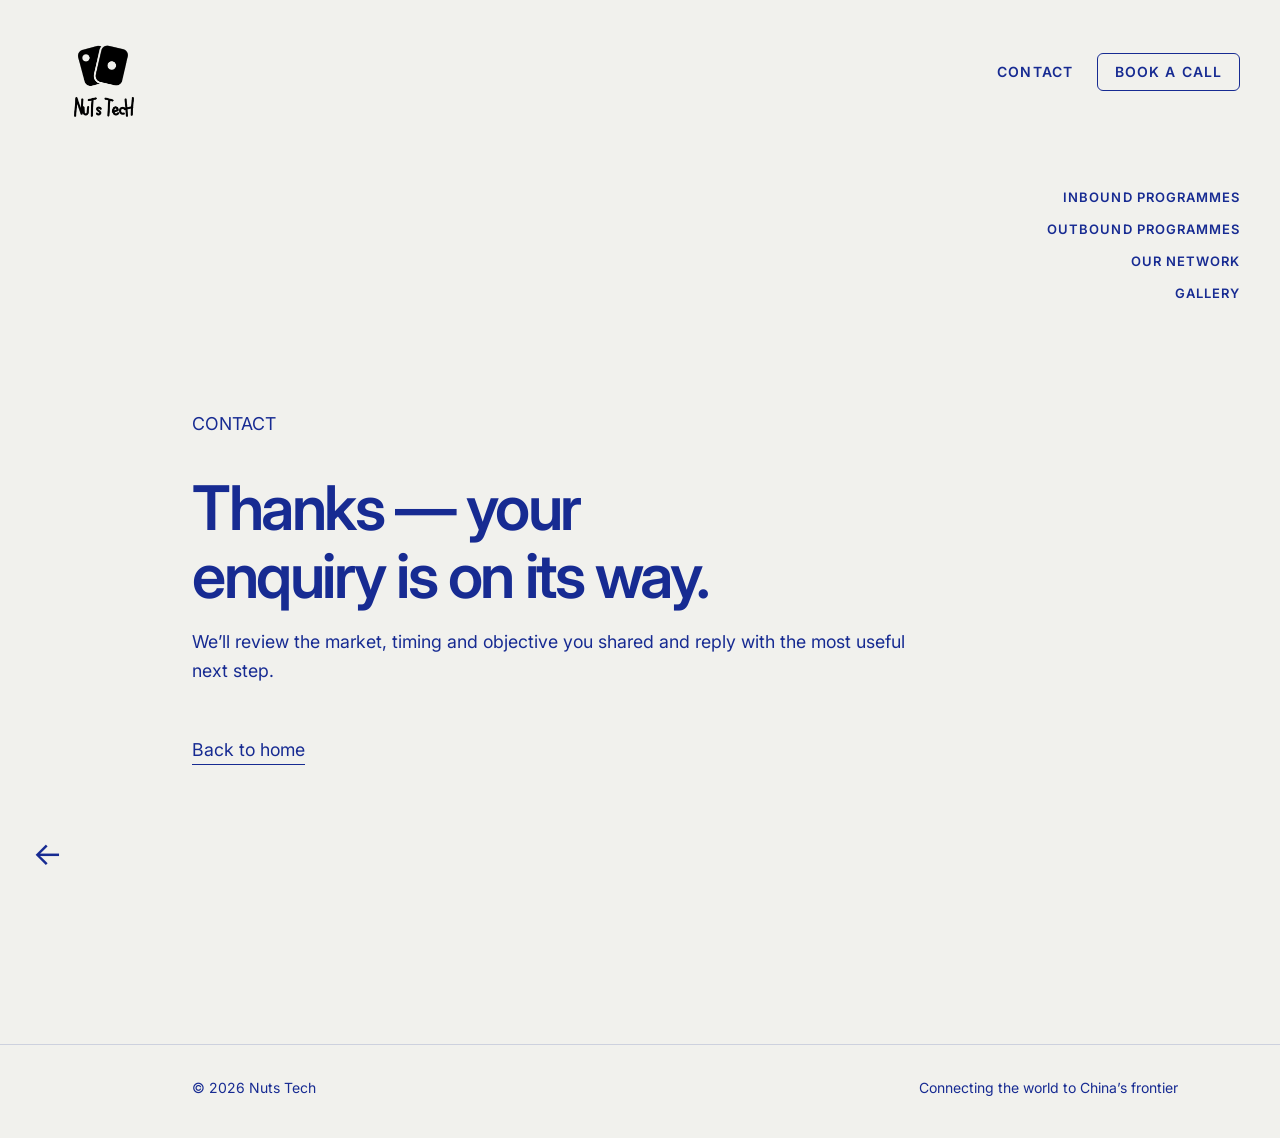
<file: thanks.html>
<!doctype html>
<html lang="en">
<head>
<meta charset="UTF-8" />
<meta name="viewport" content="width=device-width, initial-scale=1.0" />
<meta name="description" content="Nuts Tech curates executive delegations, cross-border programmes and partnerships connecting global leaders with China’s innovation ecosystem." />
<title>Thank you — Nuts Tech</title>
<!-- Search & AI discovery -->
<meta name="robots" content="noindex, follow" />
<link rel="canonical" href="https://nutstech.io/thanks.html" />

<link rel="preconnect" href="https://fonts.googleapis.com">
<link rel="preconnect" href="https://fonts.gstatic.com" crossorigin>
<link href="https://fonts.googleapis.com/css2?family=Inter:wght@400;500;600;700&display=swap" rel="stylesheet">
<style>
:root {
  --ground: #f1f1ed;
  --blue: #172b92;
  --accent: #1597ff;
  --line: rgba(23, 43, 146, .72);
  --soft-line: rgba(23, 43, 146, .16);
  --content-left: clamp(7rem, 15.8vw, 12rem);
  --content-right: clamp(3rem, 8vw, 7.5rem);
  --page-max: 1440px;
}
* { box-sizing: border-box; }
html { scroll-behavior: smooth; background: var(--ground); }
body {
  margin: 0;
  min-height: 100vh;
  background: var(--ground);
  color: var(--blue);
  font-family: 'Inter', Arial, sans-serif;
  -webkit-font-smoothing: antialiased;
  text-rendering: optimizeLegibility;
}
a { color: inherit; }
button, input, textarea, select { font: inherit; }
::selection { background: rgba(21,151,255,.2); }

.site-chrome {
  position: fixed;
  inset: 0 0 auto 0;
  z-index: 50;
  pointer-events: none;
}
.logo {
  position: fixed;
  top: 2.05rem;
  left: 1.55rem;
  pointer-events: auto;
  display: block;
}
.logo img {
  width: 92px;
  height: 92px;
  object-fit: contain;
  display: block;
}
.top-link {
  position: fixed;
  top: 4.7rem;
  right: var(--content-right);
  pointer-events: auto;
  text-decoration: none;
  text-transform: uppercase;
  font-size: 1.02rem;
  font-weight: 400;
  letter-spacing: -.015em;
  transition: color .2s ease, opacity .2s ease;
}
.top-link:hover { color: var(--accent); }

.page {
  min-height: 100svh;
  max-width: var(--page-max);
  margin: 0 auto;
  padding: 9.15rem var(--content-right) 4.75rem var(--content-left);
  position: relative;
  display: flex;
  flex-direction: column;
}
.eyebrow,
.section-label {
  text-transform: uppercase;
  font-weight: 700;
  letter-spacing: .30em;
}
.eyebrow {
  margin: 3.55rem 0 3.1rem;
  font-size: clamp(.95rem, 1.32vw, 1.3rem);
}
.section-label {
  margin: 3.2rem 0 3.5rem;
  font-size: clamp(.93rem, 1.15vw, 1.18rem);
}
.hero h1,
.page-title {
  margin: 0;
  color: var(--blue);
  font-weight: 700;
  letter-spacing: -.045em;
  line-height: 1.06;
}
.hero h1 {
  max-width: 525px;
  font-size: clamp(2.65rem, 4.6vw, 4.65rem);
}
.page-title {
  max-width: 680px;
  font-size: clamp(2.55rem, 4.25vw, 4.45rem);
}
.hero-copy {
  margin-top: 3.05rem;
  max-width: 800px;
}
.hero-copy .lead {
  margin: 0 0 1.75rem;
  font-size: clamp(1.03rem, 1.47vw, 1.48rem);
  line-height: 1.35;
  font-weight: 400;
}
.hero-copy .sub {
  margin: 0;
  max-width: 790px;
  font-size: clamp(.94rem, 1.13vw, 1.14rem);
  line-height: 1.34;
  font-weight: 500;
}
.hero-nav,
.page-nav {
  margin-top: auto;
  align-self: flex-end;
  display: flex;
  flex-direction: column;
  align-items: flex-end;
  gap: .72rem;
  padding-top: 3.8rem;
  font-size: clamp(1.02rem, 1.38vw, 1.38rem);
  font-style: italic;
  font-weight: 400;
  text-transform: uppercase;
}
.hero-nav a,
.page-nav a {
  text-decoration: none;
  transition: color .18s ease, transform .18s ease;
}
.hero-nav a:hover,
.hero-nav a.active,
.page-nav a:hover,
.page-nav a.active {
  color: var(--accent);
}
.hero-nav a:hover,
.page-nav a:hover { transform: translateX(-3px); }

.home-body { padding-top: 2.6rem; }
.home-body .intro-grid {
  width: min(940px, 100%);
  display: grid;
  grid-template-columns: 1.05fr .95fr;
  gap: 5.2rem;
  padding: 4.5rem 0 5.2rem;
  border-top: 1px solid var(--soft-line);
}
.home-body h2 {
  margin: 0;
  font-size: clamp(2rem, 3vw, 3.2rem);
  line-height: 1.08;
  letter-spacing: -.04em;
}
.home-body p {
  margin: 0;
  font-size: 1.06rem;
  line-height: 1.6;
  font-weight: 400;
}
.city-grid,
.steps-grid {
  display: grid;
  grid-template-columns: repeat(2, minmax(0, 1fr));
  gap: 3rem 5rem;
  width: min(920px, 100%);
  padding-top: .8rem;
}
.city-grid h3,
.steps-grid h3 {
  margin: 0 0 .5rem;
  font-size: 1.32rem;
}
.city-grid p,
.steps-grid p {
  margin: 0;
  font-size: 1rem;
  line-height: 1.48;
  font-weight: 400;
}
.step-num {
  display: block;
  margin-bottom: .78rem;
  font-size: .82rem;
  letter-spacing: .17em;
}

.landing-intro {
  margin: 2.75rem 0 4.35rem;
  max-width: 770px;
  font-size: 1.13rem;
  line-height: 1.5;
  font-weight: 400;
}
.programme-list {
  width: min(940px, 100%);
  margin-top: 1rem;
}
.programme-row {
  padding: 2.05rem 0 2.5rem;
  border-bottom: 1px solid var(--line);
}
.programme-row:first-child { padding-top: 0; }
.programme-head {
  display: grid;
  grid-template-columns: minmax(290px, 1fr) 1.72fr;
  gap: 2.5rem;
  align-items: baseline;
}
.programme-name,
.programme-meta {
  margin: 0;
  font-size: clamp(.98rem, 1.28vw, 1.28rem);
  line-height: 1.25;
}
.programme-name { font-weight: 700; }
.programme-meta { font-weight: 400; }
.programme-desc {
  margin: 1.95rem 0 0;
  max-width: 920px;
  font-size: clamp(.96rem, 1.18vw, 1.14rem);
  line-height: 1.38;
  font-weight: 400;
}
.pricing {
  width: min(940px, 100%);
  text-align: center;
  margin: 2.55rem 0 0;
  font-size: .91rem;
  line-height: 1.45;
  font-weight: 400;
}
.split {
  display: grid;
  grid-template-columns: 1fr 1fr;
  gap: 5.2rem;
  width: min(980px, 100%);
  margin-top: 1.05rem;
}
.split-card {
  padding-top: 1.65rem;
  border-top: 1px solid var(--line);
}
.split-card h3 { margin: 0 0 .8rem; font-size: 1.31rem; }
.split-card p { margin: 0; font-size: 1.03rem; line-height: 1.56; font-weight: 400; }
.subsection { margin-top: 4.7rem; width: min(980px, 100%); }
.subsection h2 {
  margin: 0 0 1.9rem;
  font-size: clamp(1.75rem, 2.5vw, 2.7rem);
  line-height: 1.1;
  letter-spacing: -.035em;
}

/* Contact */
.contact-page { padding-bottom: 3.2rem; }
.contact-title-wrap {
  width: min(900px, 100%);
  margin: 2.4rem auto 0;
  text-align: center;
}
.contact-title-wrap .section-label { margin: 0 0 2.2rem; }
.contact-title-wrap .page-title {
  max-width: 800px;
  margin: 0 auto;
  font-size: clamp(2.45rem, 4vw, 4.2rem);
}
.contact-title-wrap .contact-kicker {
  max-width: 650px;
  margin: 1.7rem auto 0;
  font-size: 1.03rem;
  line-height: 1.55;
  font-weight: 400;
}
.contact-panel {
  width: min(980px, 100%);
  margin: 4.15rem auto 0;
  padding: 2.4rem 0 2.6rem;
  border-top: 1px solid var(--line);
  border-bottom: 1px solid var(--line);
  display: grid;
  grid-template-columns: .72fr 1.28fr;
  gap: 5rem;
}
.contact-details {
  display: flex;
  flex-direction: column;
  justify-content: space-between;
  min-height: 100%;
}
.contact-details .detail-block + .detail-block { margin-top: 2rem; }
.detail-label {
  display: block;
  margin-bottom: .55rem;
  font-size: .72rem;
  letter-spacing: .16em;
  text-transform: uppercase;
  opacity: .74;
}
.contact-details a,
.contact-details p {
  margin: 0;
  font-size: 1.02rem;
  line-height: 1.55;
  font-weight: 400;
}
.contact-details a {
  width: fit-content;
  text-decoration: none;
  border-bottom: 1px solid currentColor;
}
.contact-details a:hover { color: var(--accent); }
.response-note {
  margin-top: 2.1rem !important;
  max-width: 285px;
  font-size: .88rem !important;
  opacity: .78;
}
.contact-form { width: 100%; }
.contact-form-grid {
  display: grid;
  grid-template-columns: 1fr 1fr;
  column-gap: 2.15rem;
  row-gap: 1.5rem;
}
.field.full { grid-column: 1 / -1; }
label {
  display: block;
  margin-bottom: .44rem;
  font-size: .72rem;
  letter-spacing: .15em;
  text-transform: uppercase;
  font-weight: 500;
}
input,
textarea {
  width: 100%;
  padding: .58rem 0 .72rem;
  border: 0;
  border-bottom: 1px solid rgba(23,43,146,.46);
  border-radius: 0;
  background: transparent;
  color: var(--blue);
  font-size: .98rem;
  font-weight: 400;
  outline: none;
  appearance: none;
}
textarea { min-height: 84px; resize: vertical; line-height: 1.48; }
input::placeholder,
textarea::placeholder { color: rgba(23,43,146,.45); }
input:focus,
textarea:focus { border-bottom-color: var(--blue); }
.form-footer {
  margin-top: 1.6rem;
  display: flex;
  align-items: center;
  justify-content: space-between;
  gap: 1rem;
}
.submit-btn {
  width: fit-content;
  padding: .76rem 1.42rem;
  border: 1px solid var(--blue);
  background: var(--blue);
  color: var(--ground);
  font-size: .79rem;
  letter-spacing: .12em;
  text-transform: uppercase;
  cursor: pointer;
  transition: background .18s ease, color .18s ease;
}
.submit-btn:hover { background: transparent; color: var(--blue); }
.form-note {
  margin: 0;
  max-width: 300px;
  text-align: right;
  font-size: .76rem;
  line-height: 1.4;
  font-weight: 400;
  opacity: .7;
}
.form-status {
  min-height: 1.3rem;
  margin: 1rem 0 0;
  font-size: .85rem;
  line-height: 1.45;
  font-weight: 400;
}
.form-status.success { color: var(--blue); }
.form-status.error { color: #7b1f1f; }
.hp-field { position: absolute !important; left: -9999px !important; }
.contact-page .page-nav { margin-top: 2.9rem; }

.thanks-page {
  align-items: flex-start;
  justify-content: center;
}
.thanks-page .page-title { max-width: 620px; }
.thanks-page p { max-width: 600px; font-size: 1.05rem; line-height: 1.6; font-weight: 400; }
.back-link { display: inline-block; margin-top: 2rem; text-decoration: none; border-bottom: 1px solid currentColor; }

footer {
  max-width: var(--page-max);
  margin: 0 auto;
  padding: 2rem var(--content-right) 2.4rem var(--content-left);
  display: flex;
  justify-content: space-between;
  gap: 2rem;
  font-size: .76rem;
  font-weight: 400;
  border-top: 1px solid var(--soft-line);
}

@media (max-width: 820px) {
  :root { --content-left: 2rem; --content-right: 2rem; }
  .logo { top: 1rem; left: .9rem; }
  .logo img { width: 72px; height: 72px; }
  .top-link { top: 2.15rem; right: 1.35rem; font-size: .88rem; }
  .page { padding-top: 7.2rem; padding-bottom: 3rem; }
  .hero { min-height: 100svh; }
  .eyebrow { margin-top: 2.1rem; margin-bottom: 1.9rem; letter-spacing: .19em; }
  .section-label { letter-spacing: .19em; margin-top: 2.2rem; }
  .hero h1,
  .page-title { max-width: 95%; }
  .hero-copy { margin-top: 2.25rem; }
  .hero-nav,
  .page-nav { font-size: .98rem; padding-top: 2.8rem; gap: .62rem; }
  .home-body .intro-grid,
  .split,
  .contact-panel,
  .contact-form-grid { grid-template-columns: 1fr; gap: 2.6rem; }
  .city-grid,
  .steps-grid { grid-template-columns: 1fr; gap: 2.25rem; }
  .programme-head { grid-template-columns: 1fr; gap: .42rem; }
  .programme-desc { margin-top: 1.2rem; }
  .landing-intro { margin-top: 2.2rem; }
  .contact-title-wrap { margin-top: 1.3rem; text-align: left; }
  .contact-title-wrap .section-label,
  .contact-title-wrap .page-title,
  .contact-title-wrap .contact-kicker { margin-left: 0; margin-right: 0; }
  .contact-panel { margin-top: 3rem; padding-top: 2rem; gap: 3rem; }
  .field.full { grid-column: auto; }
  .form-footer { align-items: flex-start; flex-direction: column; }
  .form-note { text-align: left; }
  footer { padding-left: 2rem; padding-right: 2rem; flex-direction: column; }
}

/* --- Shared persistent navigation --- */
.site-chrome {
  position: fixed !important;
  inset: 0 0 auto 0 !important;
  z-index: 100 !important;
  pointer-events: none !important;
}
.logo,
.top-link {
  position: fixed !important;
  z-index: 101 !important;
  pointer-events: auto !important;
}
.logo { top: 2.05rem !important; left: 1.55rem !important; }
.top-link { top: 4.7rem !important; right: var(--content-right) !important; }

.home-back {
  position: fixed;
  left: 1.55rem;
  bottom: calc(1.45rem + env(safe-area-inset-bottom));
  z-index: 105;
  width: 46px;
  height: 46px;
  display: inline-flex;
  align-items: center;
  justify-content: center;
  color: var(--blue);
  text-decoration: none;
  font-size: 2rem;
  line-height: 1;
  font-weight: 400;
  transition: color .18s ease, transform .18s ease;
}
.home-back:hover {
  color: var(--accent);
  transform: translateX(-3px);
}
.home-back:focus-visible,
.logo:focus-visible,
.top-link:focus-visible {
  outline: 2px solid var(--accent);
  outline-offset: 4px;
}

/* Homepage programme links replace the old bottom-right menu. */
.programme-index {
  width: min(920px, 100%);
  display: grid;
  grid-template-columns: repeat(3, minmax(0, 1fr));
  gap: 2.2rem 3rem;
  margin: .9rem 0 5.4rem;
}
.programme-index a {
  display: block;
  padding-top: 1.15rem;
  border-top: 1px solid var(--line);
  color: var(--blue);
  text-decoration: none;
  transition: color .18s ease, transform .18s ease;
}
.programme-index a:hover {
  color: var(--accent);
  transform: translateY(-2px);
}
.programme-index h3 {
  margin: 0 0 .55rem;
  font-size: 1.18rem;
  line-height: 1.25;
}
.programme-index p {
  margin: 0;
  font-size: .93rem;
  line-height: 1.5;
}

/* Outbound page: compact editorial programme list matching the supplied reference. */
.outbound-list-page {
  min-height: 100svh;
  justify-content: center;
  padding-top: 8.8rem;
  padding-bottom: 5.2rem;
}
.outbound-list-page .programme-list {
  width: min(940px, 100%);
  margin: 0;
}
.outbound-list-page .pricing {
  margin-top: 2.35rem;
}

@media (max-width: 820px) {
  .logo { top: 1rem !important; left: .9rem !important; }
  .top-link { top: 2.15rem !important; right: 1.35rem !important; }
  .home-back {
    left: .75rem;
    bottom: calc(.8rem + env(safe-area-inset-bottom));
    width: 44px;
    height: 44px;
    font-size: 1.85rem;
  }
  .programme-index {
    grid-template-columns: 1fr;
    gap: 1.65rem;
    margin-bottom: 4rem;
  }
  .programme-index a { padding-top: 1rem; }
  .outbound-list-page {
    justify-content: flex-start;
    padding-top: 8.2rem;
    padding-bottom: 5.6rem;
  }
}


/* --- Sticky contained header bar --- */
.site-chrome {
  position: sticky !important;
  top: 0 !important;
  left: auto !important;
  right: auto !important;
  width: 100% !important;
  height: 116px !important;
  z-index: 1000 !important;
  display: flex !important;
  align-items: center !important;
  justify-content: space-between !important;
  padding: 0 var(--content-right) 0 1.55rem !important;
  background: rgba(241, 241, 237, .98) !important;
  border-bottom: 1px solid rgba(23, 43, 146, .12) !important;
  pointer-events: auto !important;
}

.site-chrome .logo,
.site-chrome .top-link {
  position: static !important;
  inset: auto !important;
  pointer-events: auto !important;
}

.site-chrome .logo {
  display: flex !important;
  align-items: center !important;
  height: 100% !important;
}

.site-chrome .logo img {
  width: 82px !important;
  height: 82px !important;
  object-fit: contain !important;
  display: block !important;
}

.site-chrome .top-link {
  display: inline-flex !important;
  align-items: center !important;
  height: 100% !important;
  margin: 0 !important;
}

/* Header now occupies its own row, so page content never sits underneath it. */
.page {
  padding-top: 3.25rem !important;
}

.outbound-list-page {
  padding-top: 3.25rem !important;
}

@media (max-width: 820px) {
  .site-chrome {
    height: 78px !important;
    padding: 0 1.25rem 0 .85rem !important;
  }

  .site-chrome .logo img {
    width: 62px !important;
    height: 62px !important;
  }

  .site-chrome .top-link {
    font-size: .82rem !important;
    letter-spacing: .01em !important;
  }

  .page,
  .outbound-list-page {
    padding-top: 2rem !important;
  }
}

</style>
<link rel="stylesheet" href="typography.css">
<link rel="stylesheet" href="site-header.css?v=10">
</head>
<body>
<div class="site-chrome">
  <a class="logo" href="index.html" aria-label="Nuts Tech home"><img src="nuts-tech-logo.png" alt="Nuts Tech logo"></a>
  <a class="top-link" href="contact.html">CONTACT</a>
  <a class="top-link top-cta" href="schedule.html">BOOK A CALL</a>
</div>
<a class="home-back" href="index.html" aria-label="Back to home" title="Back to home">←</a>
<main>
<section class="page thanks-page">
  <nav class="page-nav" aria-label="Main programme pages">
    <a href="inbound.html">Inbound Programmes</a>
    <a href="outbound.html">Outbound Programmes</a>
    <a href="partnerships.html">Our Network</a>
    <a href="gallery.html">Gallery</a>
  </nav>
  <p class="section-label">Contact</p>
  <h1 class="page-title">Thanks — your enquiry is on its way.</h1>
  <p>We’ll review the market, timing and objective you shared and reply with the most useful next step.</p>
  <a class="back-link" href="index.html">Back to home</a>
</section>
</main>
<footer><span>© 2026 Nuts Tech</span><span>Connecting the world to China’s frontier</span></footer>

</body>
</html>
</file>
<file: typography.css>
/* Shared type system. Loaded after page-specific layout styles. */
:root {
  --font-body: 'Inter', -apple-system, BlinkMacSystemFont, 'Segoe UI', sans-serif;
  --type-small: .875rem;
  --type-body: clamp(1rem, .95rem + .2vw, 1.125rem);
  --type-lead: clamp(1.125rem, 1rem + .4vw, 1.375rem);
  --type-title: clamp(2.25rem, 1.45rem + 3vw, 4.25rem);
}
body {
  font-family: var(--font-body);
  font-size: var(--type-body);
  line-height: 1.6;
}
h1, h2, h3, p { overflow-wrap: break-word; }
h1, h2, h3 { text-wrap: balance; }
.hero h1, .page-title, .contact-title-wrap .page-title,
.home-page .hero h1 {
  font-size: var(--type-title);
  font-weight: 600;
  line-height: 1.1;
  letter-spacing: -.04em;
}
.hero h1, .home-page .hero h1 { max-width: 12ch; }
.eyebrow, .section-label, .home-page .hero .eyebrow {
  font-size: .8125rem;
  font-weight: 600;
  line-height: 1.5;
  letter-spacing: .14em;
}
.hero .eyebrow { margin-bottom: 2rem; }
.section-label { margin-bottom: 2.25rem; }
.hero-copy { max-width: 65ch; margin-top: 2rem; }
.hero-copy .lead, .home-page .hero-copy .lead {
  font-size: var(--type-lead);
  line-height: 1.5;
  letter-spacing: -.015em;
  margin-bottom: 1.15rem;
}
.hero-copy .sub, .home-page .hero-copy .sub,
.landing-intro, .programme-desc, .home-body p,
.city-grid p, .steps-grid p, .split-card p,
.programme-index p, .thanks-page p,
.contact-title-wrap .contact-kicker, .contact-intro {
  font-size: var(--type-body);
  font-weight: 400;
  line-height: 1.65;
  letter-spacing: 0;
  max-width: 65ch;
}
.home-body h2, .subsection h2 {
  font-size: clamp(1.75rem, 1.25rem + 1.6vw, 2.75rem);
  font-weight: 600;
  line-height: 1.18;
  letter-spacing: -.03em;
}
.city-grid h3, .steps-grid h3, .split-card h3,
.programme-index h3, .programme-name {
  font-size: clamp(1.125rem, 1.025rem + .3vw, 1.3125rem);
  line-height: 1.4;
  font-weight: 600;
  letter-spacing: -.02em;
}
.programme-meta {
  font-size: 1rem;
  line-height: 1.5;
  font-weight: 400;
}
.programme-desc { margin-top: 1.25rem; }
.hero-nav, .page-nav, .home-page .hero-nav {
  font-size: 1rem;
  font-style: normal;
  font-weight: 500;
  line-height: 1.5;
  letter-spacing: -.01em;
  text-transform: none;
  gap: .25rem;
}
.hero-nav a, .page-nav a { padding-block: .5rem; }
.home-page .hero-nav a { color: var(--blue); }
.home-page .hero-nav a:hover { color: #0b65b1; }
.site-chrome .top-link {
  font-size: .875rem !important;
  font-weight: 600;
  letter-spacing: .08em !important;
  line-height: 1.4;
}
label, .detail-label {
  font-size: var(--type-small);
  line-height: 1.5;
  font-weight: 500;
  letter-spacing: 0;
  text-transform: none;
  opacity: 1;
}
input, select, textarea {
  font-size: 1rem;
  line-height: 1.5;
}
input, select { min-height: 2.75rem; }
input::placeholder, textarea::placeholder { color: #626d9b; }
.form-guidance, .form-note, .form-status, .contact-bottom,
.pricing, footer, .response-note {
  font-size: var(--type-small);
  line-height: 1.6;
  opacity: 1;
}
.response-note { font-size: var(--type-small) !important; }
.contact-intro, .contact-bottom .contact-meta { opacity: 1; }
.submit-btn {
  font-size: var(--type-small);
  line-height: 1.5;
  font-weight: 600;
  letter-spacing: .06em;
  min-height: 2.75rem;
  opacity: 1;
}
a:focus-visible, button:focus-visible,
input:focus-visible, select:focus-visible, textarea:focus-visible {
  outline: 2px solid var(--blue);
  outline-offset: 4px;
}
.contact-form { max-width: 100%; }
@media (max-width: 820px) {
  .home-page .hero h1 { font-size: clamp(2.25rem, 8.8vw, 3.5rem); }
  .home-page .hero .eyebrow { margin-bottom: 1.5rem; }
  .hero-copy .lead, .home-page .hero-copy .lead { margin-bottom: 1rem; }
  .contact-form { width: 100%; }
  .contact-bottom .contact-meta span { display: block; }
  .contact-bottom .contact-meta span + span::before { content: none; }
}

.programme-desc.departure-note {
  display: block;
  margin-top: 1rem;
  font-weight: 700;
}
</file>
<file: site-header.css>
/* Shared header sizing. Loaded after each page's legacy header styles. */
:root { --header-pad: clamp(1.25rem, 4vw, 2.5rem); }

.site-chrome {
  height: 144px !important;
  padding: 0 var(--header-pad) !important;
  gap: 2rem;
  display: flex !important;
  align-items: center !important;
  justify-content: space-between !important;
}

.site-chrome .logo {
  width: 128px;
  height: 128px !important;
  overflow: visible;
  flex: none;
  display: flex !important;
  align-items: center !important;
  justify-content: center !important;
}

.site-chrome .logo img {
  width: 128px !important;
  height: 128px !important;
  object-fit: contain !important;
  transform: none;
}

.site-chrome .top-link {
  display: inline-flex !important;
  align-items: center !important;
  justify-content: center !important;
  height: auto !important;
  margin: 0 0 0 auto !important;
  padding: 0 !important;
  line-height: 1 !important;
  color: var(--blue);
  font-size: .875rem !important;
  font-weight: 600;
  letter-spacing: .08em !important;
  text-decoration: none;
  text-transform: uppercase;
  transition: color .18s ease;
}

.site-chrome .top-link:hover { color: #0b65b1; }

/* "Book a call" button beside CONTACT */
.site-chrome .top-cta {
  /* the header already spaces items 2rem apart; pull the button in a bit */
  margin-left: -.5rem !important;
  padding: .7rem 1.05rem !important;
  white-space: nowrap;
  border: 1px solid var(--blue);
  border-radius: 6px;
  transition: color .18s ease, background .18s ease, border-color .18s ease;
}
.site-chrome .top-cta:hover,
.site-chrome .top-cta[aria-current="page"] {
  background: var(--blue);
  border-color: var(--blue);
  color: var(--ground);
}
.site-chrome .top-link[aria-current="page"]:not(.top-cta) { color: var(--accent); }

.page,
.home-page .hero { padding-top: 1.25rem !important; }

.page-nav,
.hero-nav {
  width: 100%;
  margin: 0 0 clamp(1.5rem, 3vw, 2.5rem) !important;
  padding: 0 !important;
  align-self: flex-end !important;
  display: flex !important;
  flex-direction: column !important;
  align-items: flex-end !important;
  justify-content: flex-start !important;
  gap: .34rem !important;
  white-space: nowrap;
}

.page-nav a[aria-current="page"] { color: var(--accent); }

.page-nav a,
.hero-nav a { padding-block: .12rem !important; }

/* Desktop: line the page menu up with the right edge of the header button */
@media (min-width: 901px) {
  .page-nav,
  .hero-nav {
    margin-right: calc(var(--header-pad) - max(0px, (100vw - var(--page-max)) / 2) - var(--content-right)) !important;
    width: auto !important;
  }
}

/* Header corner: no divider, menu set in small caps to match CONTACT */
.site-chrome { border-bottom: 0 !important; }
.page-nav a,
.hero-nav a {
  text-transform: uppercase;
  letter-spacing: .08em;
  font-weight: 600;
}
.page > .section-label { margin-top: 1.5rem !important; }
@media (min-width: 901px) {
  .page-nav,
  .hero-nav {
    font-size: .8125rem !important;
    gap: .55rem !important;
    margin-bottom: .75rem !important;
  }
}

/* Wide screens: lift the menu up beside the page title, so the title on the
   left and the menu on the right sit level and balance each other */
@media (min-width: 1200px) {
  .page,
  .home-page .hero { position: relative; }
  .page-nav,
  .hero-nav {
    position: absolute !important;
    top: 2.6rem;
    right: calc(var(--header-pad) - max(0px, (100vw - var(--page-max)) / 2));
    width: auto !important;
    margin: 0 !important;
    z-index: 2;
  }
  .page > .section-label { margin-top: 2.6rem !important; }
  .home-page .hero > h1 { margin-top: 2.6rem; }
}

@media (max-width: 900px) {
  .site-chrome {
    height: 104px !important;
    padding: 0 1.25rem 0 .8rem !important;
  }

  .site-chrome .logo {
    width: 90px;
    height: 90px !important;
  }

  .site-chrome .logo img {
    width: 90px !important;
    height: 90px !important;
    /* Compensate for the artwork's extra transparent space above. */
    transform: translateY(-6px) !important;
  }

  .site-chrome .top-link { font-size: .82rem !important; }
  .site-chrome .top-cta { padding: .55rem .75rem !important; margin-left: -1rem !important; letter-spacing: .05em !important; }

  .page-nav,
  .hero-nav {
    margin-bottom: 1.5rem !important;
    gap: .4rem !important;
    font-size: .7rem !important;
    letter-spacing: .06em;
  }

  .page,
  .home-page .hero { padding-top: .75rem !important; }

  footer {
    flex-direction: column !important;
    align-items: center !important;
    justify-content: center !important;
    gap: .4rem !important;
    padding-inline: 1rem !important;
    font-size: .66rem !important;
    text-align: center !important;
  }

  footer span { width: 100%; }
}

@media (max-width: 360px) {
  .site-chrome .top-cta { padding: .5rem .6rem !important; margin-left: -1.25rem !important; font-size: .74rem !important; }
  .page-nav,
  .hero-nav {
    gap: .24rem !important;
    font-size: .64rem !important;
  }
}
</file>
<file: scroll-reveal.css>
.scroll-reveal {
  transition: opacity 650ms ease var(--reveal-delay, 0ms),
    transform 650ms cubic-bezier(.22, 1, .36, 1) var(--reveal-delay, 0ms);
}
.reveal-pending {
  opacity: 0;
  transform: translateY(18px);
}
@media (prefers-reduced-motion: reduce), print {
  .scroll-reveal {
    opacity: 1;
    transform: none;
    transition: none;
  }
}
</file>
